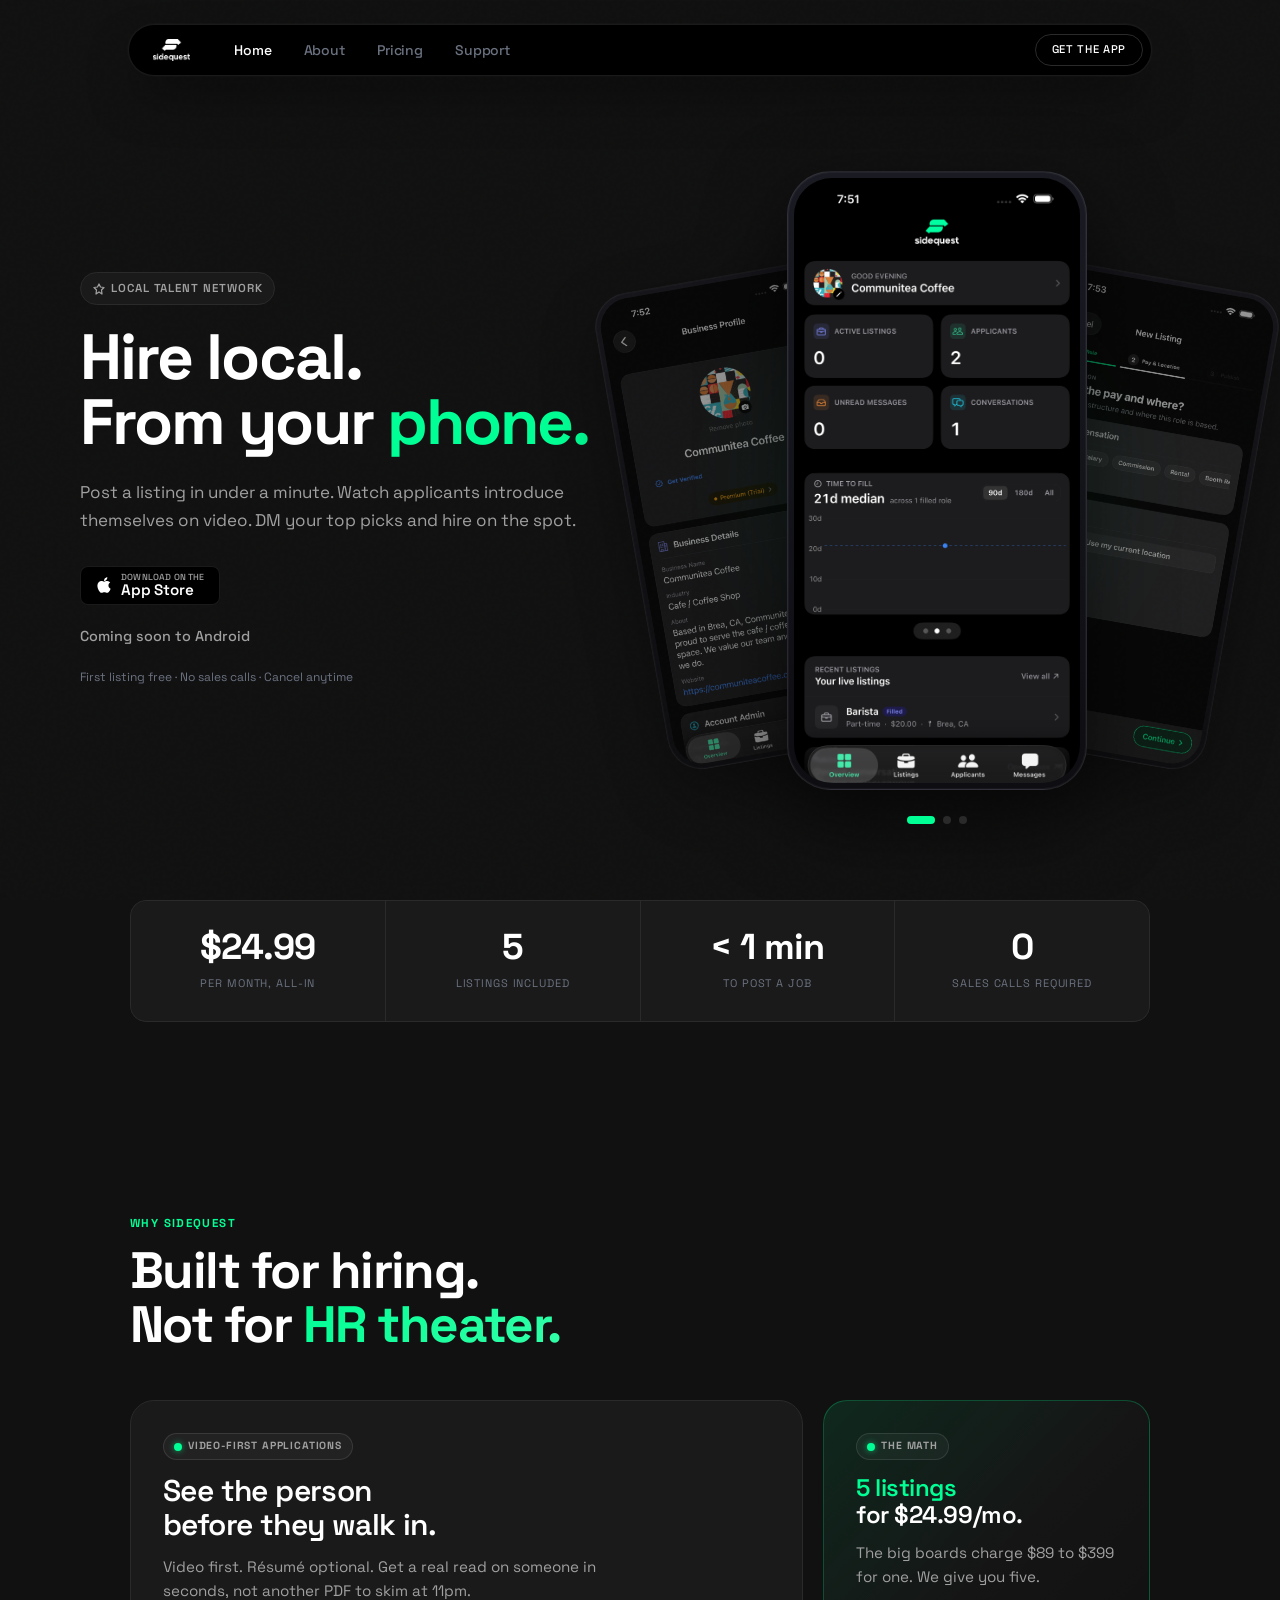
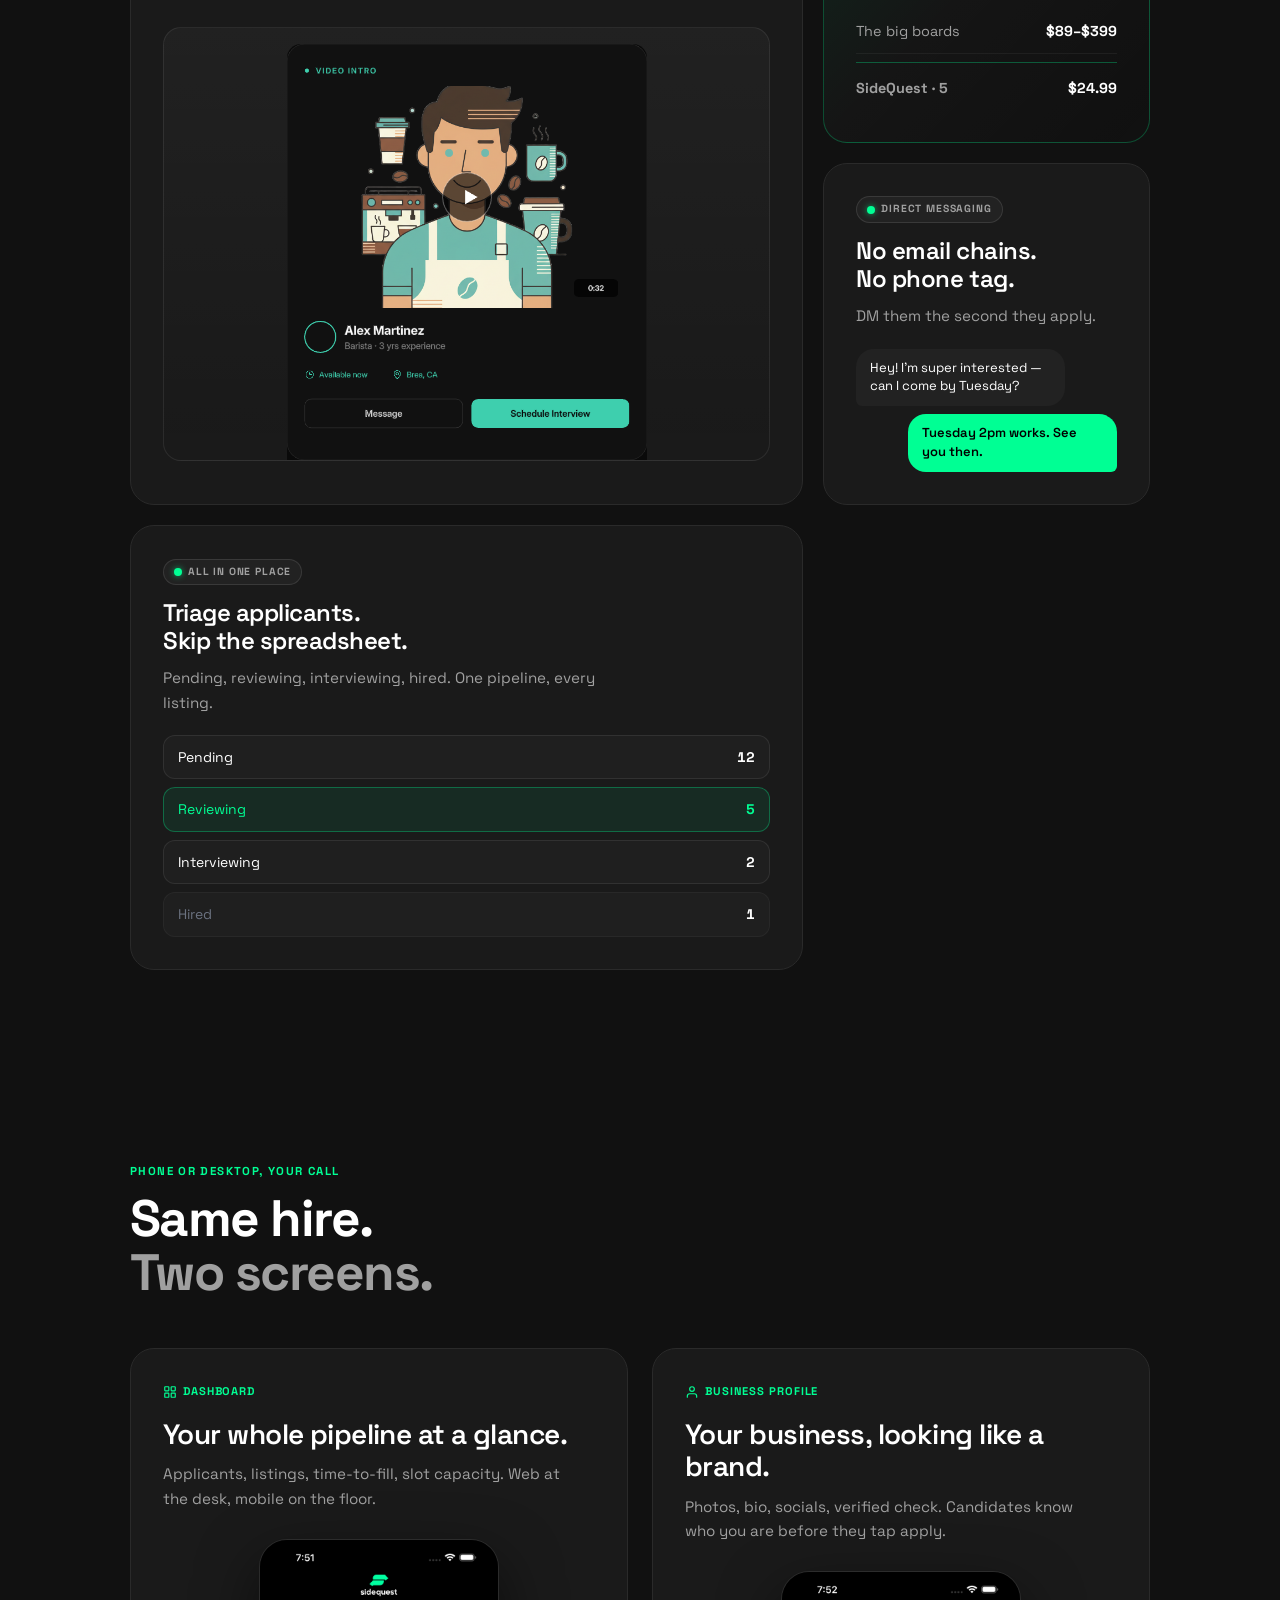
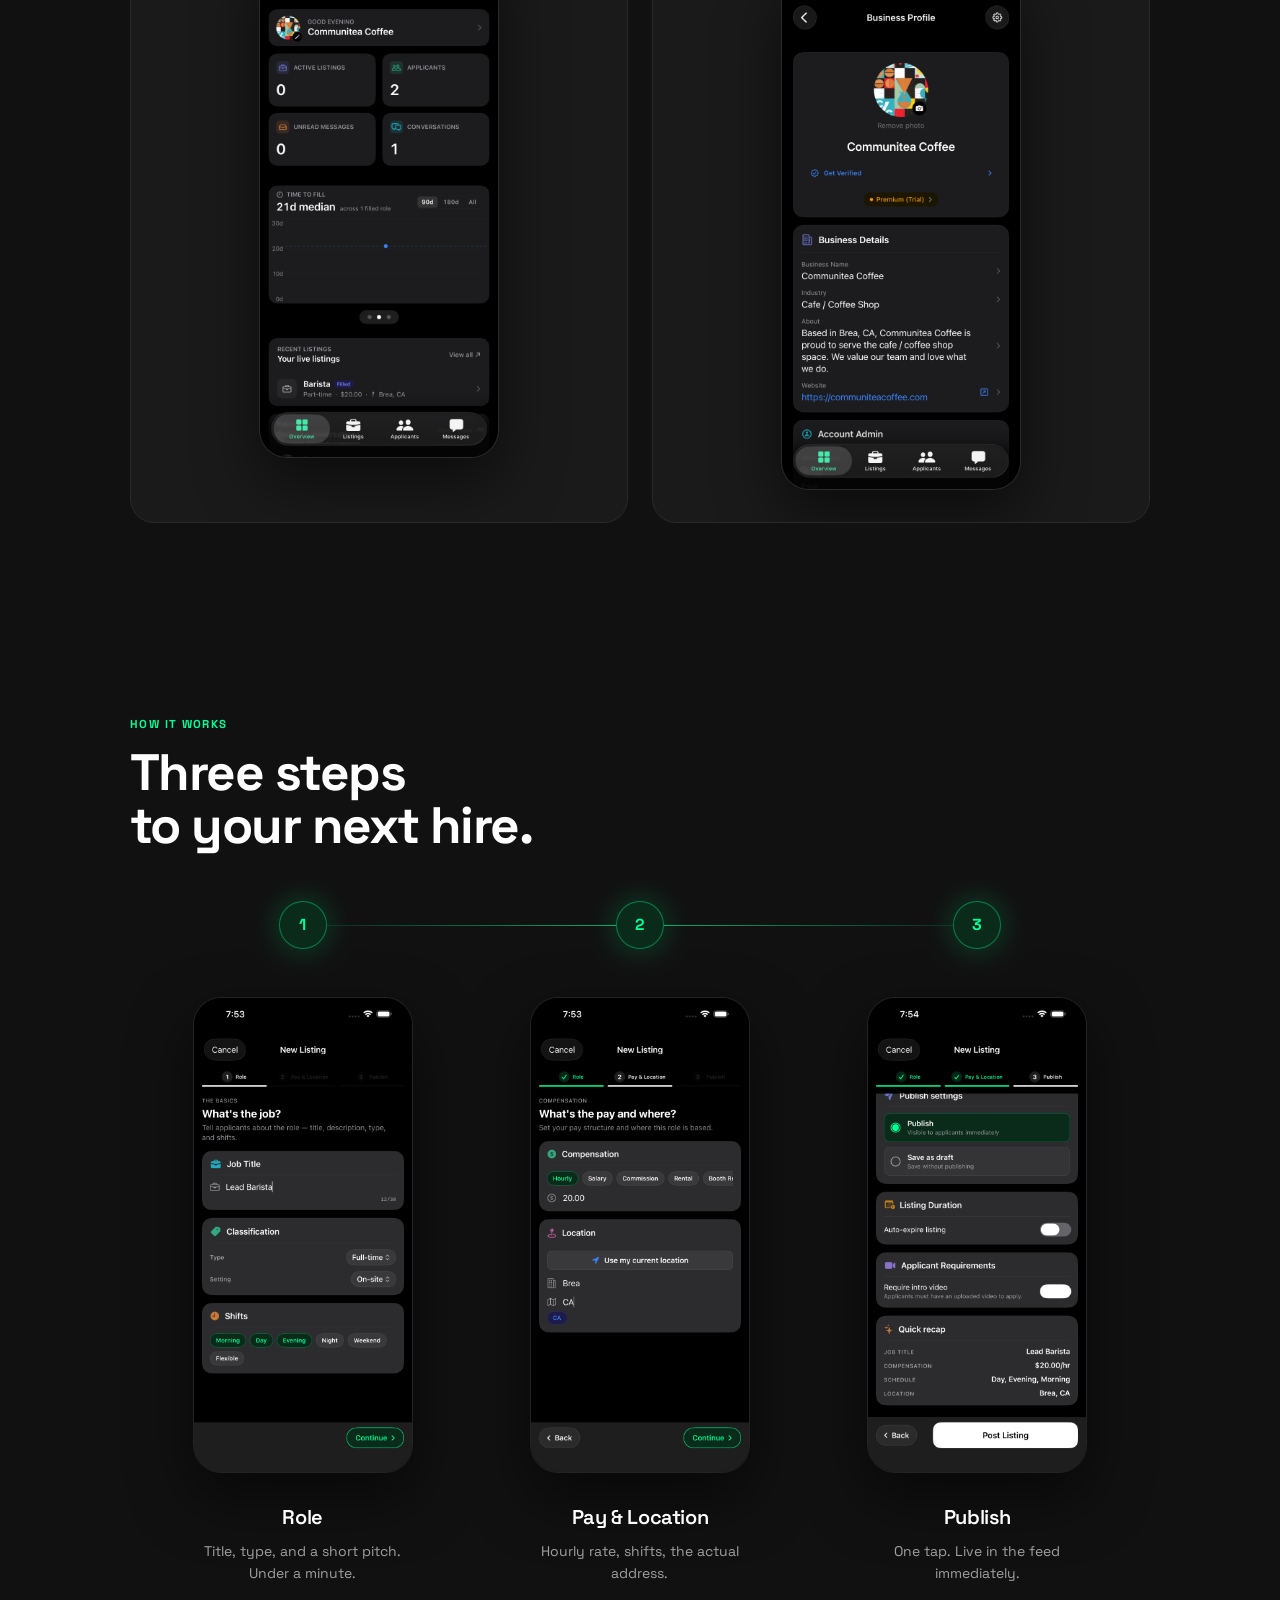
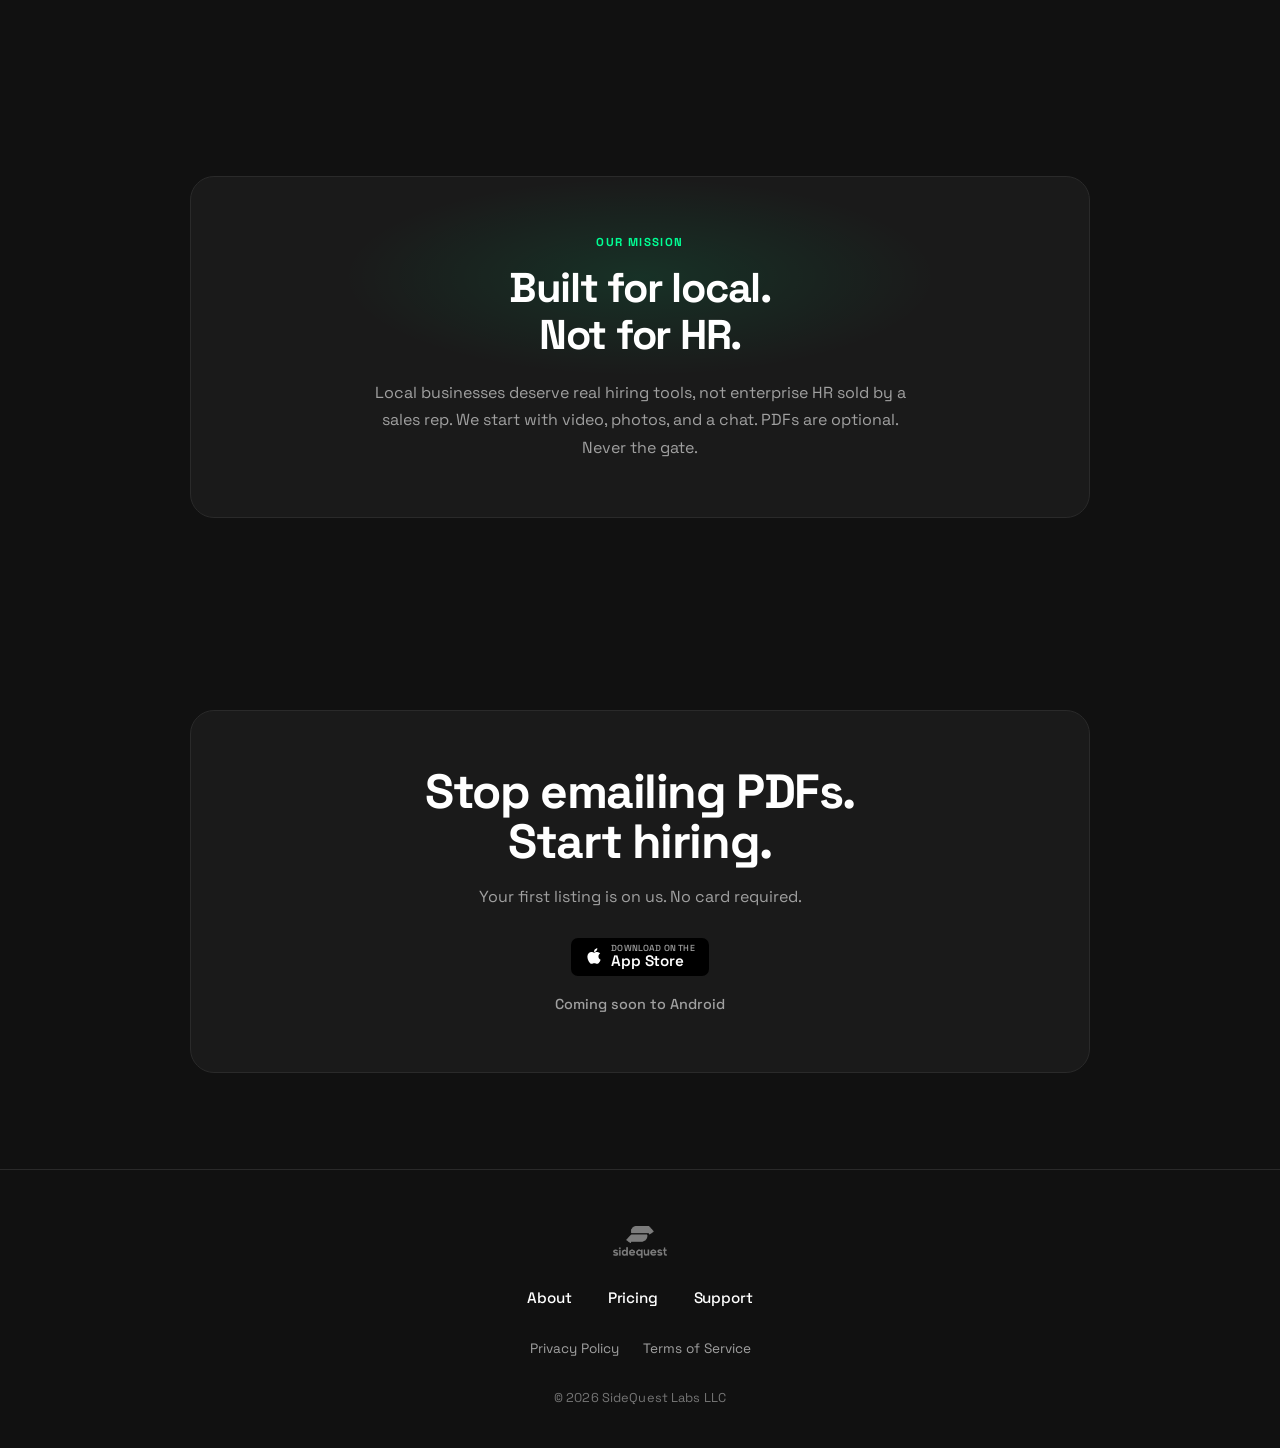
<file: index.html>
<!DOCTYPE html>
<html lang="en">
<head>
  <meta charset="UTF-8" />
  <meta name="viewport" content="width=device-width, initial-scale=1.0" />
  <title>SideQuest — Hire locally. Skip the résumés.</title>
  <meta name="description" content="See a face and a video before they walk in. Post a listing in seconds, message applicants directly, and hire from anywhere on our mobile app.">
  <link rel="stylesheet" href="styles.css" />
  <link href="https://fonts.googleapis.com/css2?family=Space+Grotesk:wght@400;500;600;700&display=swap" rel="stylesheet">
</head>
<body>

  <!-- NAV (pill — mirrors the web-ui `PillNavbar`) -->
  <nav class="lp-nav-pill" aria-label="Primary">
    <div class="lp-nav-pill-left">
      <a href="/" class="lp-nav-pill-logo" aria-label="SideQuest home">
        <img src="assets/logo.png" alt="SideQuest">
      </a>
      <div class="lp-nav-pill-links">
        <a href="/" class="lp-nav-pill-link is-active">Home</a>
        <a href="/about.html" class="lp-nav-pill-link">About</a>
        <a href="/pricing.html" class="lp-nav-pill-link">Pricing</a>
        <a href="/support.html" class="lp-nav-pill-link" data-collapse>Support</a>
      </div>
    </div>
    <a href="https://apps.apple.com/us/app/sidequest-find-local-jobs/id6760982014" target="_blank" rel="noopener" class="lp-nav-pill-cta">Get the App</a>
  </nav>

  <!-- HERO: copy + layered phone stack -->
  <section class="lp-hero">
    <div class="lp-hero-copy reveal">
      <span class="lp-hero-badge">
        <svg width="12" height="12" viewBox="0 0 24 24" fill="none" stroke="currentColor" stroke-width="2.5" stroke-linecap="round" stroke-linejoin="round"><polygon points="12 2 15 8 22 9 17 14 18 22 12 18 6 22 7 14 2 9 9 8 12 2"></polygon></svg>
        Local Talent Network
      </span>
      <h1>Hire local.<br>From your <span class="accent">phone.</span></h1>
      <p class="lp-hero-sub">
        Post a listing in under a minute. Watch applicants introduce
        themselves on video. DM your top picks and hire on the spot.
      </p>
      <div class="lp-hero-actions">
        <a href="https://apps.apple.com/us/app/sidequest-find-local-jobs/id6760982014" target="_blank" rel="noopener" class="app-store-btn pulse-btn">
          <svg class="apple-icon" viewBox="0 0 384 512" fill="currentColor" xmlns="http://www.w3.org/2000/svg">
            <path d="M318.7 268.7c-.2-36.7 16.4-64.4 50-84.8-18.8-26.9-47.2-41.7-84.7-44.6-35.5-2.8-74.3 20.7-88.5 20.7-15 0-49.4-19.7-76.4-19.7C63.3 141.2 4 184.8 4 273.5q0 39.3 14.4 81.2c12.8 36.7 59 126.7 107.2 125.2 25.2-.6 43-17.9 75.8-17.9 31.8 0 48.3 17.9 76.4 17.9 48.6-.7 90.4-82.5 102.6-119.3-65.2-30.7-61.7-90-61.7-91.9zm-56.6-164.2c27.3-32.4 24.8-61.9 24-72.5-24.1 1.4-52 16.4-67.9 34.9-17.5 19.8-27.8 44.3-25.6 71.9 26.1 2 49.9-11.4 69.5-34.3z"/>
          </svg>
          <div class="app-store-text">
            <span class="download-text">Download on the</span>
            <span class="store-name">App Store</span>
          </div>
        </a>
        <span class="android-coming">Coming soon to Android</span>
        <p class="lp-hero-fineprint">First listing free · No sales calls · Cancel anytime</p>
      </div>
    </div>

    <div class="lp-hero-stack reveal" id="heroStack">
      <div class="lp-hero-glow" aria-hidden="true"></div>

      <!-- Order matters: data-slot attributes are set by JS on init; the
           default-front phone (dashboard) starts in slot="front". -->
      <button class="lp-phone" type="button" data-id="dashboard" data-slot="front" aria-label="Business dashboard — currently in front" aria-pressed="true">
        <div class="lp-phone-float">
          <div class="lp-phone-frame">
            <div class="lp-phone-screen">
              <img src="screenshots/Dashboard_view.png" alt="Business dashboard">
              <div class="lp-phone-island" aria-hidden="true"></div>
            </div>
          </div>
        </div>
      </button>

      <button class="lp-phone" type="button" data-id="profile" data-slot="left" aria-label="Bring Business profile to the front" aria-pressed="false">
        <div class="lp-phone-float">
          <div class="lp-phone-frame">
            <div class="lp-phone-screen">
              <img src="screenshots/profile_view.png" alt="Business profile">
              <div class="lp-phone-island" aria-hidden="true"></div>
            </div>
          </div>
        </div>
      </button>

      <button class="lp-phone" type="button" data-id="listing" data-slot="right" aria-label="Bring Creating a job listing to the front" aria-pressed="false">
        <div class="lp-phone-float">
          <div class="lp-phone-frame">
            <div class="lp-phone-screen">
              <img src="screenshots/new_listing_step2.png" alt="Creating a job listing">
              <div class="lp-phone-island" aria-hidden="true"></div>
            </div>
          </div>
        </div>
      </button>

      <!-- Pagination dots: the affordance for switching. iOS-style pill
           dots — active dot elongates and goes mint; inactive dots stay
           neutral. Self-explanatory, no text label needed. -->
      <div class="lp-hero-dots" role="tablist" aria-label="Switch hero screen" id="heroDots">
        <button type="button" class="lp-hero-dot is-active" role="tab" aria-selected="true"  data-target="dashboard" aria-label="Show business dashboard"></button>
        <button type="button" class="lp-hero-dot"           role="tab" aria-selected="false" data-target="profile"   aria-label="Show business profile"></button>
        <button type="button" class="lp-hero-dot"           role="tab" aria-selected="false" data-target="listing"   aria-label="Show creating a job listing"></button>
      </div>
    </div>
  </section>

  <!-- STAT STRIP -->
  <section class="lp-section" style="padding-top: 20px;">
    <div class="lp-stat-strip reveal">
      <div class="lp-stat"><div class="lp-stat-value">$24.99</div><div class="lp-stat-label">Per month, all-in</div></div>
      <div class="lp-stat"><div class="lp-stat-value">5</div><div class="lp-stat-label">Listings included</div></div>
      <div class="lp-stat"><div class="lp-stat-value">&lt; 1 min</div><div class="lp-stat-label">To post a job</div></div>
      <div class="lp-stat"><div class="lp-stat-value">0</div><div class="lp-stat-label">Sales calls required</div></div>
    </div>
  </section>

  <!-- BENTO FEATURES -->
  <section class="lp-section">
    <span class="lp-eyebrow reveal">Why SideQuest</span>
    <h2 class="lp-section-title reveal">Built for hiring.<br>Not for <span class="accent">HR theater.</span></h2>

    <div class="lp-bento">
      <!-- Card A — Video-first (wide) -->
      <article class="lp-bento-card lp-bento-card--wide reveal">
        <span class="lp-card-eyebrow"><span class="icon-dot"></span>Video-first applications</span>
        <h3>See the person<br>before they walk in.</h3>
        <p>Video first. R&eacute;sum&eacute; optional. Get a real read on someone in seconds, not another PDF to skim at 11pm.</p>
        <div class="lp-bento-art">
          <img src="screenshots/vide_intro_card.png" alt="Applicant intro video card">
        </div>
      </article>

      <!-- Card B — Pricing math (accent) -->
      <article class="lp-bento-card lp-bento-card--accent reveal">
        <span class="lp-card-eyebrow"><span class="icon-dot"></span>The math</span>
        <h3><span class="accent">5 listings</span><br>for $24.99/mo.</h3>
        <p>The big boards charge $89 to $399 for one. We give you five.</p>
        <div class="lp-pricing-rows">
          <div class="row"><span>The big boards</span><span>$89&ndash;$399</span></div>
          <div class="row row--us"><span>SideQuest &middot; 5</span><span>$24.99</span></div>
        </div>
      </article>

      <!-- Card C — Direct messaging -->
      <article class="lp-bento-card reveal">
        <span class="lp-card-eyebrow"><span class="icon-dot"></span>Direct messaging</span>
        <h3>No email chains.<br>No phone tag.</h3>
        <p>DM them the second they apply.</p>
        <div class="lp-msg-preview">
          <div class="lp-msg-bubble lp-msg-bubble--in">Hey! I&rsquo;m super interested &mdash; can I come by Tuesday?</div>
          <div class="lp-msg-bubble lp-msg-bubble--out">Tuesday 2pm works. See you then.</div>
        </div>
      </article>

      <!-- Card D — All in one (row) -->
      <article class="lp-bento-card lp-bento-card--row reveal">
        <span class="lp-card-eyebrow"><span class="icon-dot"></span>All in one place</span>
        <h3>Triage applicants.<br>Skip the spreadsheet.</h3>
        <p>Pending, reviewing, interviewing, hired. One pipeline, every listing.</p>
        <div class="lp-status-list" style="margin-top:20px;">
          <div class="lp-status-row"><span>Pending</span><strong>12</strong></div>
          <div class="lp-status-row lp-status-row--highlight"><span>Reviewing</span><strong>5</strong></div>
          <div class="lp-status-row"><span>Interviewing</span><strong>2</strong></div>
          <div class="lp-status-row lp-status-row--muted"><span>Hired</span><strong>1</strong></div>
        </div>
      </article>
    </div>
  </section>

  <!-- SHOWCASE: Dashboard + Profile -->
  <section class="lp-section">
    <span class="lp-eyebrow reveal">Phone or desktop, your call</span>
    <h2 class="lp-section-title reveal">Same hire.<br><span style="color: var(--text-muted)">Two screens.</span></h2>

    <div class="lp-showcase">
      <article class="lp-showcase-card reveal">
        <span class="lp-showcase-eyebrow">
          <svg width="14" height="14" viewBox="0 0 24 24" fill="none" stroke="currentColor" stroke-width="2" stroke-linecap="round" stroke-linejoin="round"><rect x="3" y="3" width="7" height="7" rx="1"></rect><rect x="14" y="3" width="7" height="7" rx="1"></rect><rect x="3" y="14" width="7" height="7" rx="1"></rect><rect x="14" y="14" width="7" height="7" rx="1"></rect></svg>
          Dashboard
        </span>
        <h3>Your whole pipeline at a glance.</h3>
        <p>Applicants, listings, time-to-fill, slot capacity. Web at the desk, mobile on the floor.</p>
        <div class="lp-showcase-shot">
          <img src="screenshots/Dashboard_view.png" alt="Business dashboard screenshot">
        </div>
      </article>

      <article class="lp-showcase-card reveal">
        <span class="lp-showcase-eyebrow">
          <svg width="14" height="14" viewBox="0 0 24 24" fill="none" stroke="currentColor" stroke-width="2" stroke-linecap="round" stroke-linejoin="round"><path d="M20 21v-2a4 4 0 0 0-4-4H8a4 4 0 0 0-4 4v2"></path><circle cx="12" cy="7" r="4"></circle></svg>
          Business Profile
        </span>
        <h3>Your business, looking like a brand.</h3>
        <p>Photos, bio, socials, verified check. Candidates know who you are before they tap apply.</p>
        <div class="lp-showcase-shot">
          <img src="screenshots/profile_view.png" alt="Business profile screenshot">
        </div>
      </article>
    </div>
  </section>

  <!-- HOW IT WORKS: 3-step flow with gradient line + badges -->
  <section class="lp-section">
    <span class="lp-eyebrow reveal">How it works</span>
    <h2 class="lp-section-title reveal">Three steps<br>to your next hire.</h2>

    <div class="lp-stepflow reveal">
      <div class="lp-stepflow-line" aria-hidden="true"></div>
      <div class="lp-stepflow-grid">
        <div class="lp-step">
          <div class="lp-step-badge">1</div>
          <img class="lp-step-phone" src="screenshots/new_listing_step1.png" alt="Choose a role">
          <h3>Role</h3>
          <p>Title, type, and a short pitch. Under a minute.</p>
        </div>
        <div class="lp-step">
          <div class="lp-step-badge">2</div>
          <img class="lp-step-phone" src="screenshots/new_listing_step2.png" alt="Set pay and location">
          <h3>Pay &amp; Location</h3>
          <p>Hourly rate, shifts, the actual address.</p>
        </div>
        <div class="lp-step">
          <div class="lp-step-badge">3</div>
          <img class="lp-step-phone" src="screenshots/new_listing_step3.png" alt="Publish the listing">
          <h3>Publish</h3>
          <p>One tap. Live in the feed immediately.</p>
        </div>
      </div>
    </div>
  </section>

  <!-- MISSION -->
  <section class="lp-section">
    <div class="lp-mission reveal">
      <span class="lp-eyebrow">Our mission</span>
      <h2>Built for local.<br>Not for HR.</h2>
      <p>Local businesses deserve real hiring tools, not enterprise HR sold by a sales rep. We start with video, photos, and a chat. PDFs are optional. Never the gate.</p>
    </div>
  </section>

  <!-- FINAL CTA — App Store only, no signup -->
  <section class="lp-section">
    <div class="lp-final-cta reveal">
      <h2>Stop emailing PDFs.<br>Start hiring.</h2>
      <p>Your first listing is on us. No card required.</p>
      <div class="store-pills">
        <a href="https://apps.apple.com/us/app/sidequest-find-local-jobs/id6760982014" target="_blank" rel="noopener" class="app-store-btn pulse-btn">
          <svg class="apple-icon" viewBox="0 0 384 512" fill="currentColor" xmlns="http://www.w3.org/2000/svg">
            <path d="M318.7 268.7c-.2-36.7 16.4-64.4 50-84.8-18.8-26.9-47.2-41.7-84.7-44.6-35.5-2.8-74.3 20.7-88.5 20.7-15 0-49.4-19.7-76.4-19.7C63.3 141.2 4 184.8 4 273.5q0 39.3 14.4 81.2c12.8 36.7 59 126.7 107.2 125.2 25.2-.6 43-17.9 75.8-17.9 31.8 0 48.3 17.9 76.4 17.9 48.6-.7 90.4-82.5 102.6-119.3-65.2-30.7-61.7-90-61.7-91.9zm-56.6-164.2c27.3-32.4 24.8-61.9 24-72.5-24.1 1.4-52 16.4-67.9 34.9-17.5 19.8-27.8 44.3-25.6 71.9 26.1 2 49.9-11.4 69.5-34.3z"/>
          </svg>
          <div class="app-store-text">
            <span class="download-text">Download on the</span>
            <span class="store-name">App Store</span>
          </div>
        </a>
      </div>
      <p class="android-coming" style="margin-top: 16px;">Coming soon to Android</p>
    </div>
  </section>

  <!-- FOOTER -->
  <footer class="footer">
    <img src="assets/logo.png" alt="SideQuest" class="footer-logo">
    <div class="footer-nav">
      <a href="/about.html">About</a>
      <a href="/pricing.html">Pricing</a>
      <a href="/support.html">Support</a>
    </div>
    <div class="footer-legal">
      <a href="/privacy.html">Privacy Policy</a>
      <a href="/terms.html">Terms of Service</a>
    </div>
    <p class="footer-copyright">&copy; 2026 SideQuest Labs LLC</p>
  </footer>

  <script>
    document.documentElement.classList.add('js');

    // Reveal on scroll
    const revealObserver = new IntersectionObserver((entries) => {
      entries.forEach(entry => {
        if (entry.isIntersecting) entry.target.classList.add('visible');
      });
    }, { threshold: 0.1 });
    document.querySelectorAll('.reveal').forEach(el => revealObserver.observe(el));

    // Hero phone-stack: click a back phone OR a pagination dot to bring
    // the matching screen to the front. Mirrors the React `PhoneStack`
    // component in web/src/components/landing.
    (function initPhoneStack() {
      const stack = document.getElementById('heroStack');
      if (!stack) return;
      const dotsRoot = document.getElementById('heroDots');
      const phones = Array.from(stack.querySelectorAll('.lp-phone'));
      const dots = dotsRoot ? Array.from(dotsRoot.querySelectorAll('.lp-hero-dot')) : [];
      // order[0] = front, [1] = left, [2] = right
      let order = phones.map(p => p.dataset.id);

      function labelFor(id) {
        return id === 'dashboard' ? 'Business dashboard'
             : id === 'profile'   ? 'Business profile'
             : 'Creating a job listing';
      }

      function applyOrder() {
        const [front, left, right] = order;
        phones.forEach(p => {
          const id = p.dataset.id;
          const slot = id === front ? 'front' : id === left ? 'left' : 'right';
          p.dataset.slot = slot;
          p.setAttribute('aria-pressed', slot === 'front' ? 'true' : 'false');
          p.setAttribute('aria-label', slot === 'front'
            ? `${labelFor(id)} — currently in front`
            : `Bring ${labelFor(id)} to the front`);
        });
        dots.forEach(d => {
          const isActive = d.dataset.target === front;
          d.classList.toggle('is-active', isActive);
          d.setAttribute('aria-selected', isActive ? 'true' : 'false');
        });
      }

      function bringToFront(id) {
        const idx = order.indexOf(id);
        if (idx <= 0) return; // already front
        const next = order.slice();
        [next[0], next[idx]] = [next[idx], next[0]];
        order = next;
        applyOrder();
      }

      phones.forEach(p => {
        p.addEventListener('click', () => bringToFront(p.dataset.id));
      });
      dots.forEach(d => {
        d.addEventListener('click', () => bringToFront(d.dataset.target));
      });
    })();
  </script>
</body>
</html>
</file>
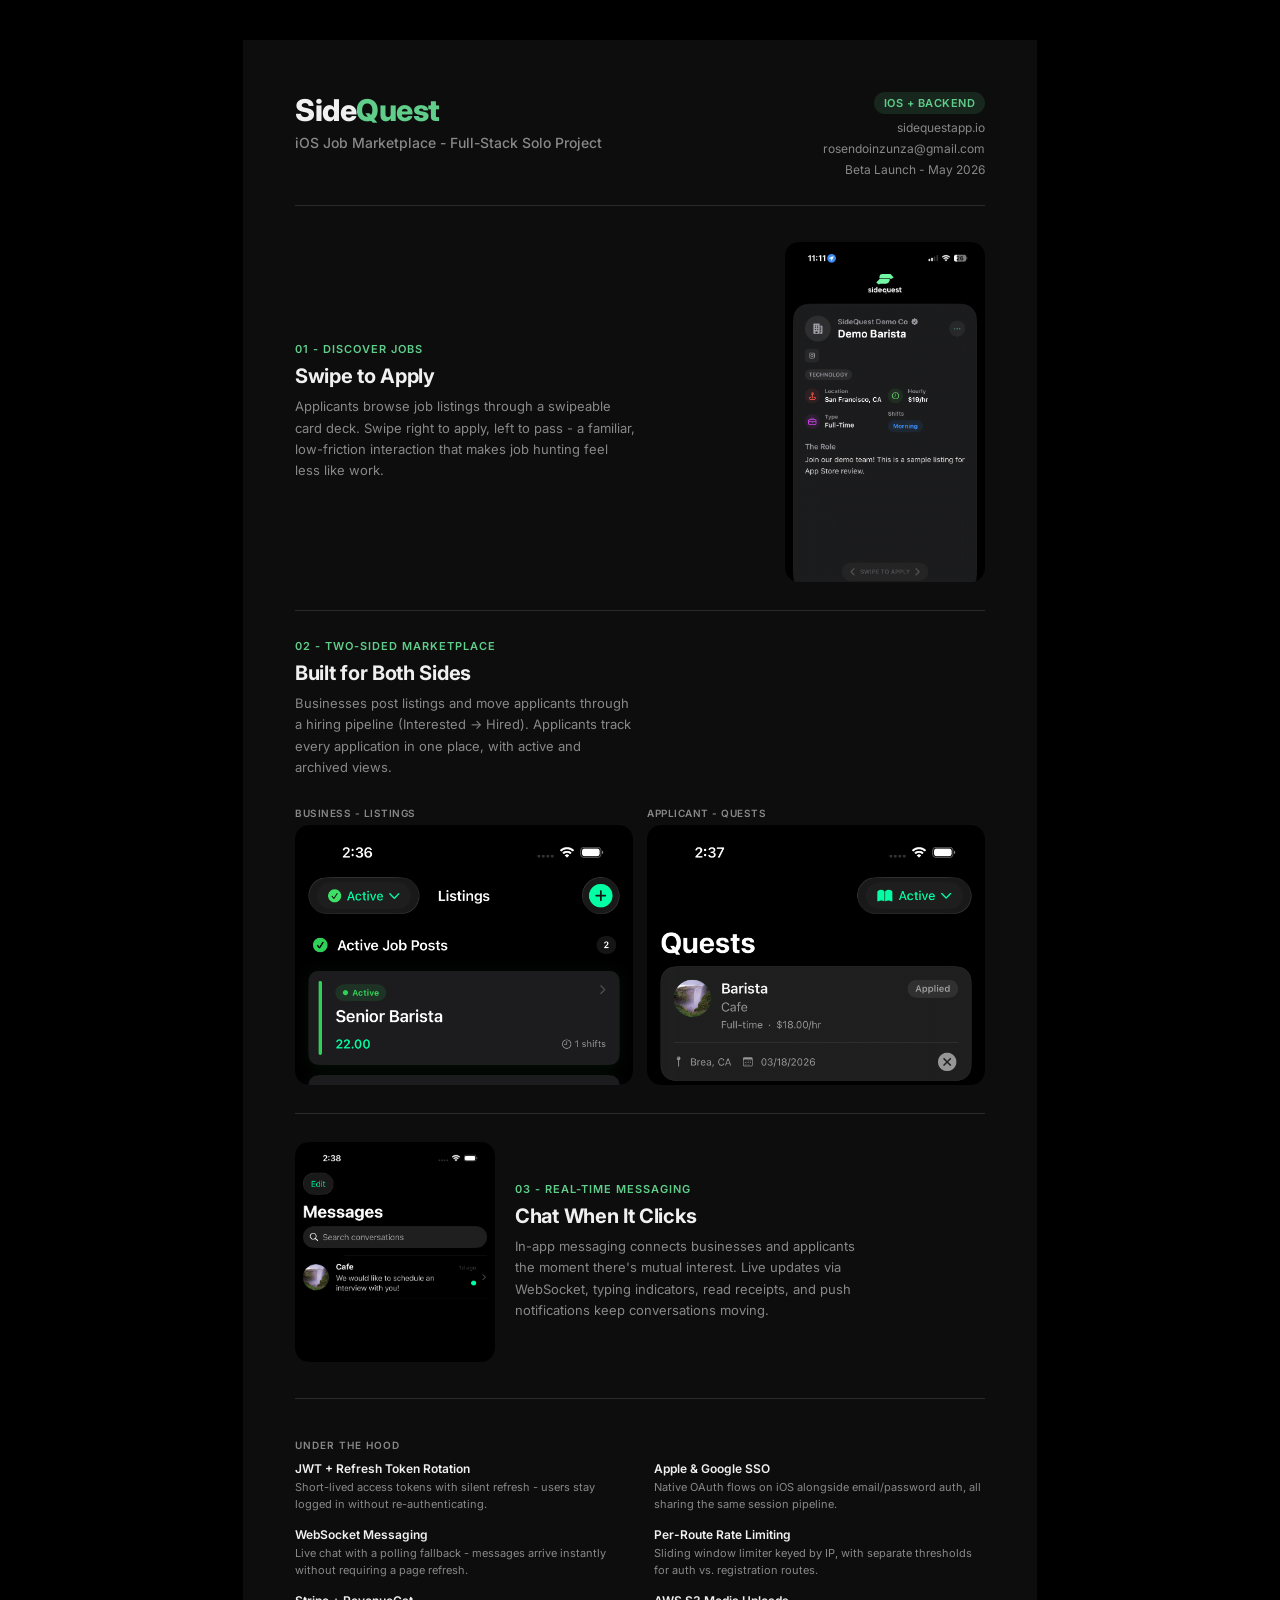
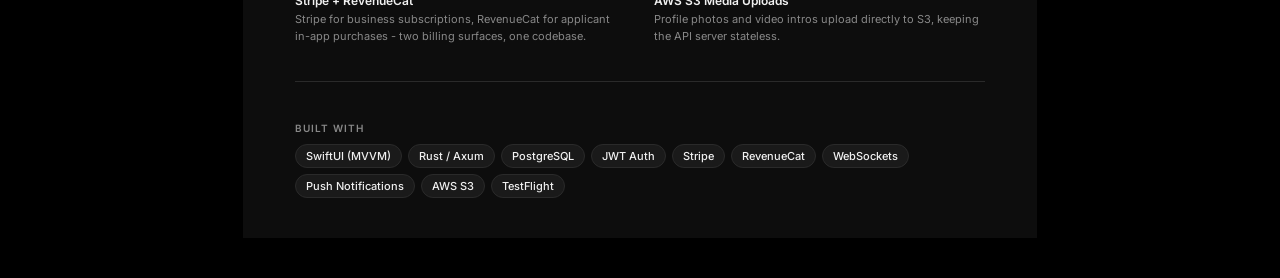
<file: portfolio/index.html>
<!DOCTYPE html>
<html lang="en">
<head>
  <meta charset="UTF-8" />
  <meta name="viewport" content="width=device-width, initial-scale=1.0" />
  <title>SideQuest - Portfolio</title>
  <link rel="preconnect" href="https://fonts.googleapis.com" />
  <link rel="preconnect" href="https://fonts.gstatic.com" crossorigin />
  <link href="https://fonts.googleapis.com/css2?family=Inter:wght@400;500;600;700;800&display=swap" rel="stylesheet" />
  <style>
    :root {
      --accent: #60CD8B;
      --accent-light: #60CD8B22;
      --bg: #0d0d0d;
      --surface: #1a1a1a;
      --border: #2a2a2a;
      --text: #f0f0f0;
      --muted: #888;
      --radius: 14px;
    }

    * {
      margin: 0;
      padding: 0;
      box-sizing: border-box;
    }

    body {
      font-family: 'Inter', system-ui, sans-serif;
      background: #000;
      color: var(--text);
      -webkit-font-smoothing: antialiased;
    }

    /* ── Page container - A4 proportions ── */
    .page {
      width: 794px;
      min-height: 1123px;
      background: var(--bg);
      margin: 40px auto;
      padding: 52px 52px 40px;
      display: flex;
      flex-direction: column;
      gap: 36px;
      box-shadow: 0 4px 40px rgba(0,0,0,0.12);
    }

    /* ── Header ── */
    .header {
      display: flex;
      align-items: flex-start;
      justify-content: space-between;
      padding-bottom: 28px;
      border-bottom: 1px solid var(--border);
    }

    .header-left {
      display: flex;
      flex-direction: column;
      gap: 6px;
    }

    .app-name {
      font-size: 30px;
      font-weight: 800;
      letter-spacing: -0.5px;
      color: var(--text);
    }

    .app-name span {
      color: var(--accent);
    }

    .tagline {
      font-size: 14px;
      color: var(--muted);
      font-weight: 500;
    }

    .header-right {
      display: flex;
      flex-direction: column;
      align-items: flex-end;
      gap: 6px;
    }

    .role-badge {
      font-size: 11px;
      font-weight: 600;
      letter-spacing: 0.5px;
      text-transform: uppercase;
      color: var(--accent);
      background: var(--accent-light);
      padding: 4px 10px;
      border-radius: 20px;
    }

    .header-right p {
      font-size: 12px;
      color: var(--muted);
    }

    /* ── Sections ── */
    .sections {
      display: flex;
      flex-direction: column;
      gap: 28px;
      flex: 1;
    }

    .section {
      display: grid;
      gap: 20px;
      align-items: center;
    }

    .section.layout-full {
      grid-template-columns: 1fr 200px;
    }

    .section.layout-split {
      grid-template-columns: 1fr 1fr;
    }

    .section.layout-chat {
      grid-template-columns: 200px 1fr;
    }

    .section-text {
      display: flex;
      flex-direction: column;
      gap: 8px;
    }

    .section-number {
      font-size: 11px;
      font-weight: 600;
      letter-spacing: 1px;
      text-transform: uppercase;
      color: var(--accent);
    }

    .section-title {
      font-size: 20px;
      font-weight: 700;
      letter-spacing: -0.3px;
      color: var(--text);
    }

    .section-desc {
      font-size: 13px;
      line-height: 1.65;
      color: var(--muted);
      max-width: 340px;
    }

    /* ── Screenshots ── */
    .screenshot {
      border-radius: var(--radius);
      overflow: hidden;
      display: flex;
      align-items: center;
      justify-content: center;
      background: var(--surface);
    }

    .screenshot.tall  { height: 340px; }
    .screenshot.medium { height: 260px; }
    .screenshot.short  { height: 220px; }

    .screenshot img {
      width: 100%;
      height: 100%;
      object-fit: cover;
      object-position: top;
      display: block;
    }

    /* Two-up layout for section 2 */
    .two-up {
      display: grid;
      grid-template-columns: 1fr 1fr;
      gap: 14px;
    }

    .two-up-label {
      font-size: 10px;
      font-weight: 600;
      letter-spacing: 0.5px;
      text-transform: uppercase;
      color: var(--muted);
      margin-bottom: 6px;
    }

    /* ── Divider ── */
    .divider {
      height: 1px;
      background: var(--border);
    }

    /* ── Under the Hood ── */
    .hood {
      padding-top: 4px;
    }

    .hood-grid {
      display: grid;
      grid-template-columns: 1fr 1fr;
      gap: 14px 28px;
      margin-top: 2px;
    }

    .hood-item {
      display: flex;
      flex-direction: column;
      gap: 3px;
    }

    .hood-title {
      font-size: 12px;
      font-weight: 600;
      color: var(--text);
    }

    .hood-desc {
      font-size: 11px;
      line-height: 1.55;
      color: var(--muted);
    }

    /* ── Tech stack footer ── */
    .stack {
      padding-top: 4px;
    }

    .stack-label {
      font-size: 10px;
      font-weight: 600;
      letter-spacing: 1px;
      text-transform: uppercase;
      color: var(--muted);
      margin-bottom: 10px;
    }

    .stack-chips {
      display: flex;
      flex-wrap: wrap;
      gap: 6px;
    }

    .chip {
      font-size: 11px;
      font-weight: 500;
      color: var(--text);
      background: var(--surface);
      border: 1px solid var(--border);
      padding: 4px 10px;
      border-radius: 20px;
    }

    /* ── Print ── */
    @media print {
      body { background: #000; }
      .page {
        margin: 0;
        box-shadow: none;
        width: 100%;
        padding: 36px 44px;
      }
    }
  </style>
</head>
<body>
  <div class="page">

    <!-- Header -->
    <div class="header">
      <div class="header-left">
        <div class="app-name">Side<span>Quest</span></div>
        <div class="tagline">iOS Job Marketplace - Full-Stack Solo Project</div>
      </div>
      <div class="header-right">
        <div class="role-badge">iOS + Backend</div>
        <p>sidequestapp.io</p>
        <p>rosendoinzunza@gmail.com</p>
        <p>Beta Launch - May 2026</p>
      </div>
    </div>

    <div class="sections">

      <!-- Section 1: Discover Jobs -->
      <div class="section layout-full">
        <div class="section-text">
          <div class="section-number">01 - Discover Jobs</div>
          <div class="section-title">Swipe to Apply</div>
          <div class="section-desc">
            Applicants browse job listings through a swipeable card deck.
            Swipe right to apply, left to pass - a familiar, low-friction
            interaction that makes job hunting feel less like work.
          </div>
        </div>
        <div class="screenshot tall">
          <img src="/screenshots/Applicant_feed_view.png" alt="Applicant feed view" />
        </div>
      </div>

      <div class="divider"></div>

      <!-- Section 2: Two-Sided Marketplace -->
      <div class="section-text">
        <div class="section-number">02 - Two-Sided Marketplace</div>
        <div class="section-title">Built for Both Sides</div>
        <div class="section-desc">
          Businesses post listings and move applicants through a hiring pipeline
          (Interested → Hired). Applicants track every application in one place,
          with active and archived views.
        </div>
      </div>
      <div class="two-up">
        <div>
          <div class="two-up-label">Business - Listings</div>
          <div class="screenshot medium">
            <img src="/screenshots/biz_listings.view.png" alt="Business listings view" />
          </div>
        </div>
        <div>
          <div class="two-up-label">Applicant - Quests</div>
          <div class="screenshot medium">
            <img src="/screenshots/applicant_quests_view.png" alt="Applicant quests view" />
          </div>
        </div>
      </div>

      <div class="divider"></div>

      <!-- Section 3: Messaging -->
      <div class="section layout-chat">
        <div class="screenshot short">
          <img src="/screenshots/conversation_view.png" alt="Conversation view" />
        </div>
        <div class="section-text">
          <div class="section-number">03 - Real-Time Messaging</div>
          <div class="section-title">Chat When It Clicks</div>
          <div class="section-desc">
            In-app messaging connects businesses and applicants the moment
            there's mutual interest. Live updates via WebSocket, typing
            indicators, read receipts, and push notifications keep
            conversations moving.
          </div>
        </div>
      </div>

    </div>

    <!-- Under the Hood -->
    <div class="divider"></div>
    <div class="hood">
      <div class="stack-label">Under the Hood</div>
      <div class="hood-grid">
        <div class="hood-item">
          <div class="hood-title">JWT + Refresh Token Rotation</div>
          <div class="hood-desc">Short-lived access tokens with silent refresh - users stay logged in without re-authenticating.</div>
        </div>
        <div class="hood-item">
          <div class="hood-title">Apple &amp; Google SSO</div>
          <div class="hood-desc">Native OAuth flows on iOS alongside email/password auth, all sharing the same session pipeline.</div>
        </div>
        <div class="hood-item">
          <div class="hood-title">WebSocket Messaging</div>
          <div class="hood-desc">Live chat with a polling fallback - messages arrive instantly without requiring a page refresh.</div>
        </div>
        <div class="hood-item">
          <div class="hood-title">Per-Route Rate Limiting</div>
          <div class="hood-desc">Sliding window limiter keyed by IP, with separate thresholds for auth vs. registration routes.</div>
        </div>
        <div class="hood-item">
          <div class="hood-title">Stripe + RevenueCat</div>
          <div class="hood-desc">Stripe for business subscriptions, RevenueCat for applicant in-app purchases - two billing surfaces, one codebase.</div>
        </div>
        <div class="hood-item">
          <div class="hood-title">AWS S3 Media Uploads</div>
          <div class="hood-desc">Profile photos and video intros upload directly to S3, keeping the API server stateless.</div>
        </div>
      </div>
    </div>

    <!-- Tech Stack -->
    <div class="divider"></div>
    <div class="stack">
      <div class="stack-label">Built with</div>
      <div class="stack-chips">
        <span class="chip">SwiftUI (MVVM)</span>
        <span class="chip">Rust / Axum</span>
        <span class="chip">PostgreSQL</span>
        <span class="chip">JWT Auth</span>
        <span class="chip">Stripe</span>
        <span class="chip">RevenueCat</span>
        <span class="chip">WebSockets</span>
        <span class="chip">Push Notifications</span>
        <span class="chip">AWS S3</span>
        <span class="chip">TestFlight</span>
      </div>
    </div>

  </div>
</body>
</html>
</file>
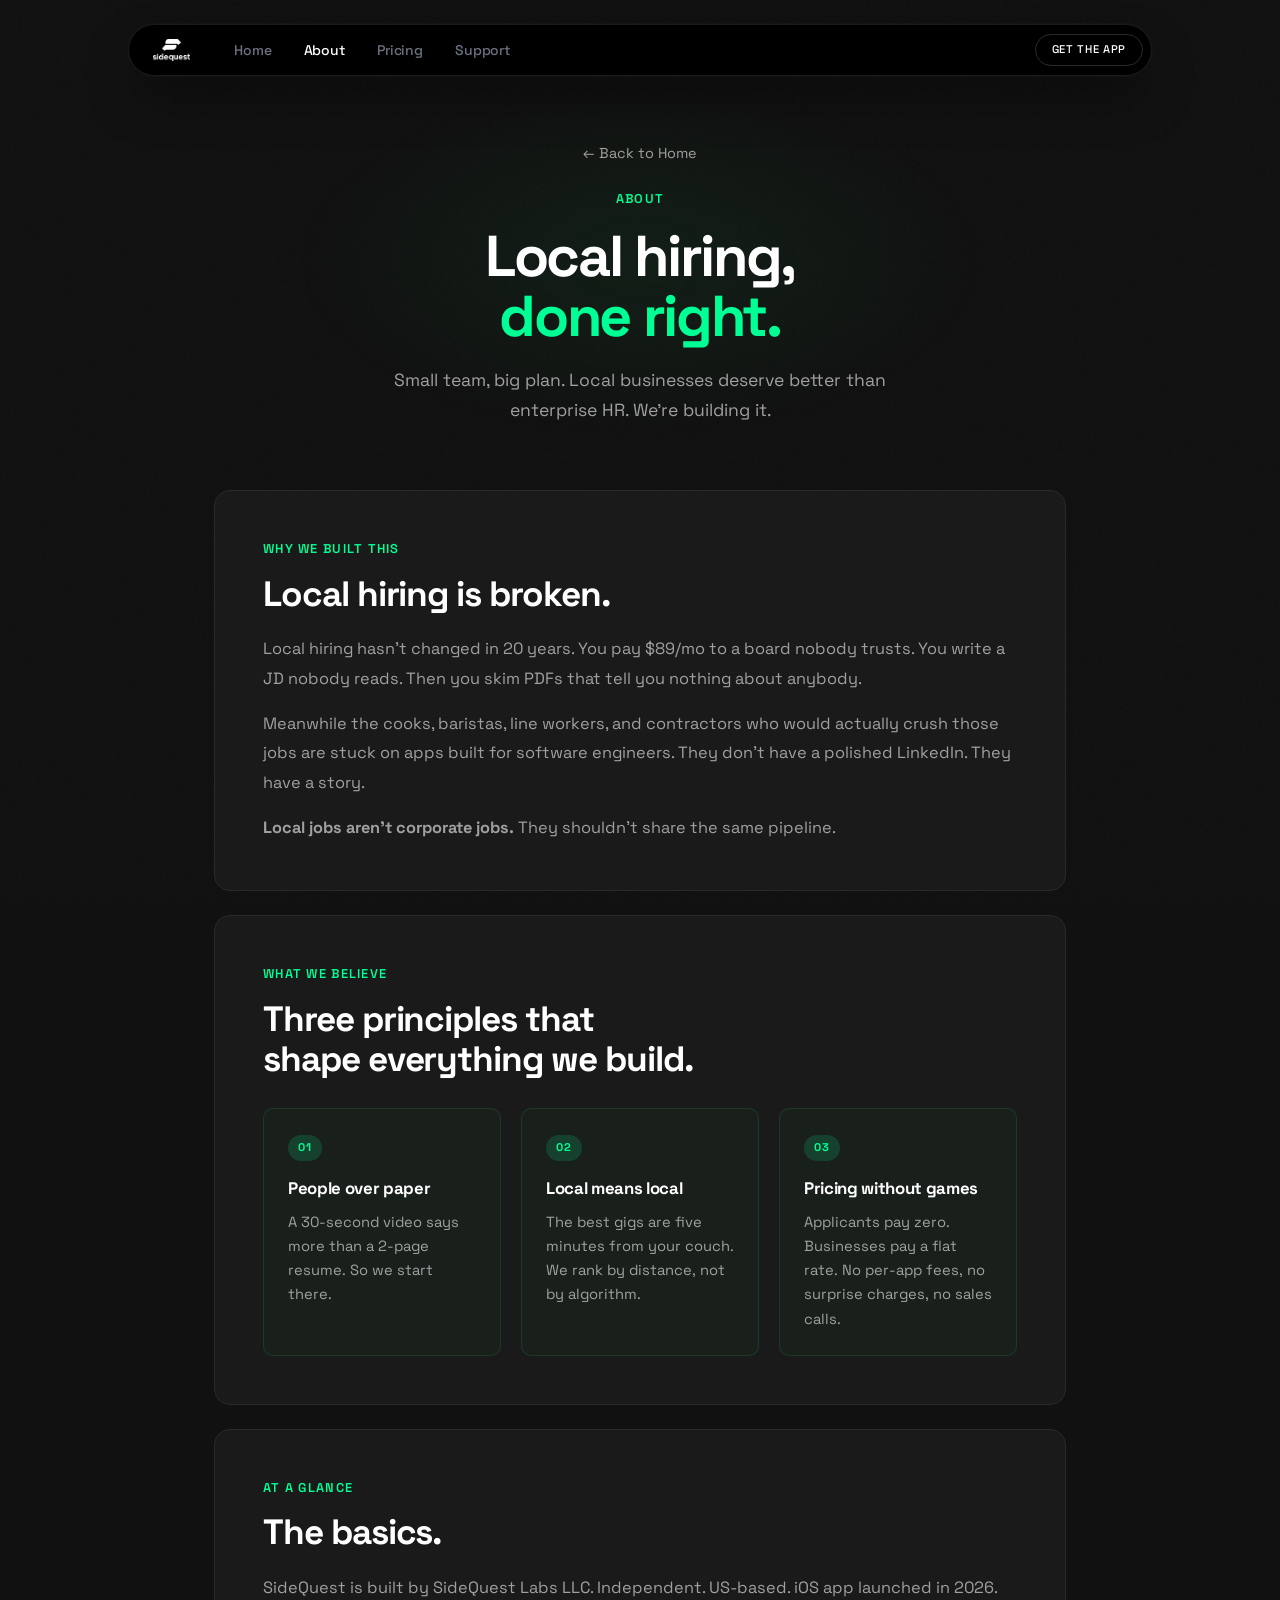
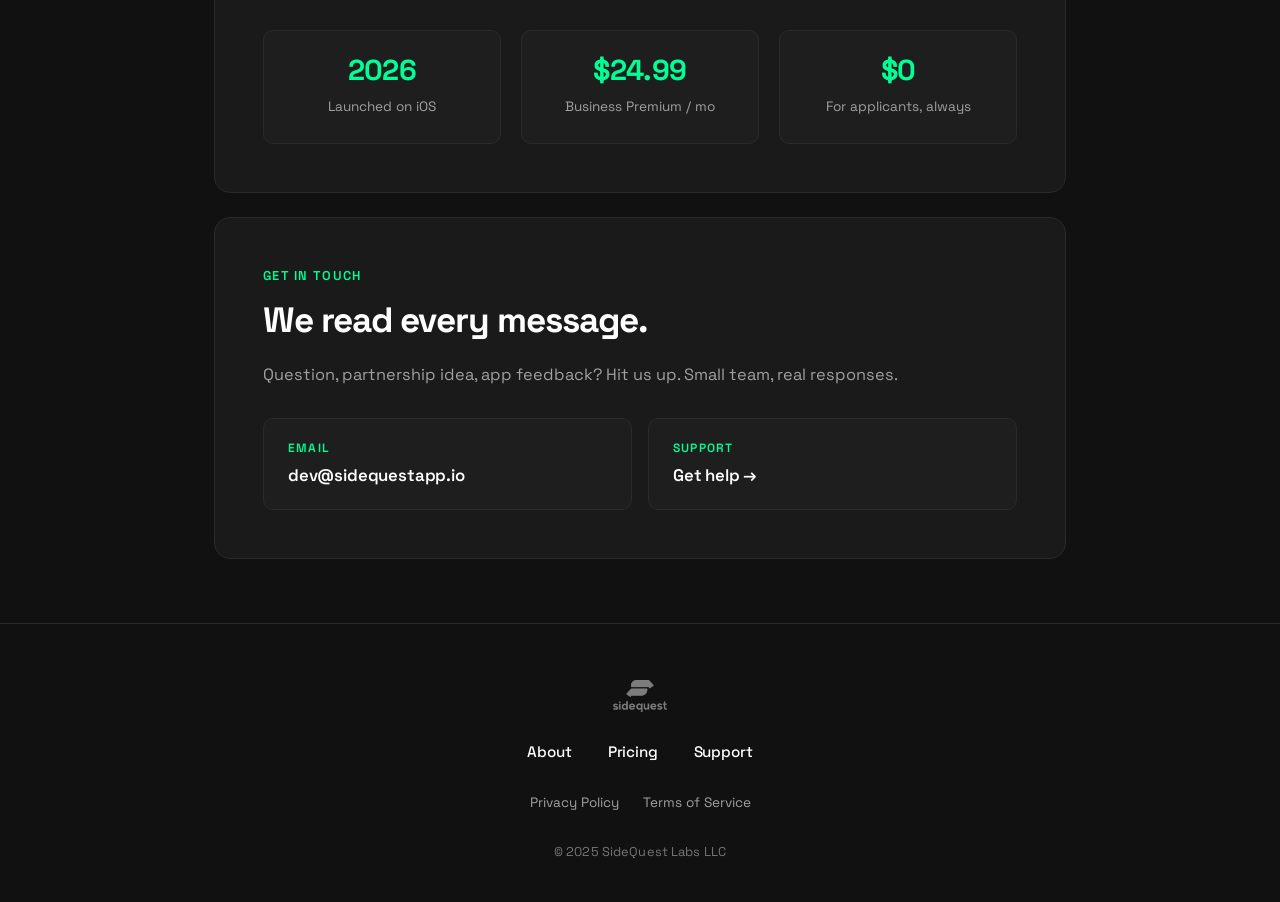
<file: about.html>
<!DOCTYPE html>
<html lang="en">
<head>
  <meta charset="UTF-8" />
  <meta name="viewport" content="width=device-width, initial-scale=1.0" />
  <title>About - SideQuest</title>
  <meta name="description" content="SideQuest is a faster, more human way to hire and get hired locally. No resumes, no agencies, no middlemen." />
  <link rel="stylesheet" href="styles.css" />
  <link href="https://fonts.googleapis.com/css2?family=Space+Grotesk:wght@400;500;600;700&display=swap" rel="stylesheet">
  <style>
    .about-hero {
      max-width: 760px;
      margin: 0 auto;
      padding: 140px 24px 32px;
      text-align: center;
      position: relative;
    }
    .about-hero::before {
      content: '';
      position: absolute;
      top: 80px;
      left: 50%;
      transform: translateX(-50%);
      width: 700px;
      height: 360px;
      background: radial-gradient(ellipse, rgba(34,197,94,0.08) 0%, transparent 70%);
      pointer-events: none;
      z-index: -1;
    }
    .about-hero .section-label { margin-bottom: 16px; }
    .about-hero h1 {
      font-size: clamp(2.4rem, 4.5vw, 3.6rem);
      font-weight: 700;
      letter-spacing: -0.04em;
      line-height: 1.05;
      margin-bottom: 20px;
    }
    .about-hero .accent { color: var(--green); }
    .about-hero p {
      font-size: 1.1rem;
      color: var(--text-muted);
      line-height: 1.7;
      max-width: 560px;
      margin: 0 auto;
    }
    .about-back {
      display: inline-block;
      color: var(--text-muted);
      text-decoration: none;
      font-size: 0.9rem;
      margin-bottom: 24px;
      transition: color 0.2s ease;
    }
    .about-back:hover { color: var(--green); }

    .about-container {
      max-width: 900px;
      margin: 0 auto;
      padding: 32px 24px 40px;
    }

    .about-block {
      background: var(--surface);
      border: 1px solid var(--border);
      border-radius: var(--radius);
      padding: 48px;
      margin-bottom: 24px;
    }
    .about-block .section-label { margin-bottom: 14px; }
    .about-block h2 {
      font-size: clamp(1.6rem, 3vw, 2.2rem);
      font-weight: 700;
      letter-spacing: -0.03em;
      line-height: 1.15;
      margin-bottom: 20px;
    }
    .about-block p {
      font-size: 1.02rem;
      color: var(--text-muted);
      line-height: 1.8;
      margin-bottom: 16px;
    }
    .about-block p:last-child { margin-bottom: 0; }

    .principles-grid {
      display: grid;
      grid-template-columns: 1fr 1fr 1fr;
      gap: 20px;
      margin-top: 28px;
    }
    .principle-card {
      background: rgba(34,197,94,0.04);
      border: 1px solid rgba(34,197,94,0.15);
      border-radius: var(--radius-sm);
      padding: 24px;
    }
    .principle-card .principle-num {
      display: inline-block;
      font-size: 0.7rem;
      font-weight: 700;
      color: var(--green);
      background: var(--green-dim);
      padding: 4px 10px;
      border-radius: 100px;
      letter-spacing: 0.1em;
      margin-bottom: 14px;
    }
    .principle-card h3 {
      font-size: 1.05rem;
      font-weight: 700;
      letter-spacing: -0.02em;
      margin-bottom: 8px;
      color: var(--text);
    }
    .principle-card p {
      font-size: 0.92rem;
      color: var(--text-muted);
      line-height: 1.65;
      margin: 0;
    }

    .stats-row {
      display: grid;
      grid-template-columns: repeat(3, 1fr);
      gap: 20px;
      margin-top: 28px;
    }
    .stat {
      text-align: center;
      padding: 24px 12px;
      background: rgba(255,255,255,0.02);
      border: 1px solid var(--border);
      border-radius: var(--radius-sm);
    }
    .stat .stat-num {
      display: block;
      font-size: 1.8rem;
      font-weight: 700;
      color: var(--green);
      letter-spacing: -0.02em;
      line-height: 1.1;
      margin-bottom: 6px;
    }
    .stat .stat-label {
      font-size: 0.85rem;
      color: var(--text-muted);
      line-height: 1.4;
    }

    .contact-row {
      display: flex;
      flex-wrap: wrap;
      gap: 16px;
      margin-top: 28px;
    }
    .contact-btn {
      flex: 1;
      min-width: 220px;
      display: flex;
      flex-direction: column;
      gap: 4px;
      padding: 20px 24px;
      background: rgba(255,255,255,0.02);
      border: 1px solid var(--border);
      border-radius: var(--radius-sm);
      text-decoration: none;
      transition: border-color 0.2s ease, transform 0.2s ease;
    }
    .contact-btn:hover {
      border-color: var(--green);
      transform: translateY(-2px);
    }
    .contact-btn .contact-label {
      font-size: 0.75rem;
      font-weight: 600;
      color: var(--green);
      text-transform: uppercase;
      letter-spacing: 0.1em;
    }
    .contact-btn .contact-value {
      font-size: 1.05rem;
      font-weight: 600;
      color: var(--text);
      letter-spacing: -0.01em;
    }

    @media (max-width: 760px) {
      .about-hero { padding: 110px 20px 16px; }
      .about-container { padding: 24px 20px 32px; }
      .about-block { padding: 32px 24px; }
      .principles-grid { grid-template-columns: 1fr; }
      .stats-row { grid-template-columns: repeat(3, 1fr); gap: 12px; }
      .stat { padding: 18px 8px; }
      .stat .stat-num { font-size: 1.4rem; }
    }
  </style>
</head>
<body>

  <!-- NAV (pill — mirrors the web-ui `PillNavbar`) -->
  <nav class="lp-nav-pill" aria-label="Primary">
    <div class="lp-nav-pill-left">
      <a href="/" class="lp-nav-pill-logo" aria-label="SideQuest home">
        <img src="assets/logo.png" alt="SideQuest">
      </a>
      <div class="lp-nav-pill-links">
        <a href="/" class="lp-nav-pill-link">Home</a>
        <a href="/about.html" class="lp-nav-pill-link is-active">About</a>
        <a href="/pricing.html" class="lp-nav-pill-link">Pricing</a>
        <a href="/support.html" class="lp-nav-pill-link" data-collapse>Support</a>
      </div>
    </div>
    <a href="https://apps.apple.com/us/app/sidequest-find-local-jobs/id6760982014" target="_blank" rel="noopener" class="lp-nav-pill-cta">Get the App</a>
  </nav>

  <!-- HERO -->
  <section class="about-hero reveal">
    <a href="/" class="about-back">&larr; Back to Home</a>
    <div class="section-label">About</div>
    <h1>Local hiring,<br><span class="accent">done right.</span></h1>
    <p>Small team, big plan. Local businesses deserve better than enterprise HR. We&rsquo;re building it.</p>
  </section>

  <div class="about-container">

    <!-- WHY -->
    <section class="about-block reveal">
      <div class="section-label">Why we built this</div>
      <h2>Local hiring is broken.</h2>
      <p>Local hiring hasn&rsquo;t changed in 20 years. You pay $89/mo to a board nobody trusts. You write a JD nobody reads. Then you skim PDFs that tell you nothing about anybody.</p>
      <p>Meanwhile the cooks, baristas, line workers, and contractors who would actually crush those jobs are stuck on apps built for software engineers. They don&rsquo;t have a polished LinkedIn. They have a story.</p>
      <p><strong>Local jobs aren&rsquo;t corporate jobs.</strong> They shouldn&rsquo;t share the same pipeline.</p>
    </section>

    <!-- WHAT WE BELIEVE -->
    <section class="about-block reveal">
      <div class="section-label">What we believe</div>
      <h2>Three principles that<br>shape everything we build.</h2>

      <div class="principles-grid">
        <div class="principle-card">
          <span class="principle-num">01</span>
          <h3>People over paper</h3>
          <p>A 30-second video says more than a 2-page resume. So we start there.</p>
        </div>
        <div class="principle-card">
          <span class="principle-num">02</span>
          <h3>Local means local</h3>
          <p>The best gigs are five minutes from your couch. We rank by distance, not by algorithm.</p>
        </div>
        <div class="principle-card">
          <span class="principle-num">03</span>
          <h3>Pricing without games</h3>
          <p>Applicants pay zero. Businesses pay a flat rate. No per-app fees, no surprise charges, no sales calls.</p>
        </div>
      </div>
    </section>

    <!-- AT A GLANCE -->
    <section class="about-block reveal">
      <div class="section-label">At a glance</div>
      <h2>The basics.</h2>
      <p>SideQuest is built by SideQuest Labs LLC. Independent. US-based. iOS app launched in 2026.</p>
      <div class="stats-row">
        <div class="stat">
          <span class="stat-num">2026</span>
          <span class="stat-label">Launched on iOS</span>
        </div>
        <div class="stat">
          <span class="stat-num">$24.99</span>
          <span class="stat-label">Business Premium / mo</span>
        </div>
        <div class="stat">
          <span class="stat-num">$0</span>
          <span class="stat-label">For applicants, always</span>
        </div>
      </div>
    </section>

    <!-- CONTACT -->
    <section class="about-block reveal">
      <div class="section-label">Get in touch</div>
      <h2>We read every message.</h2>
      <p>Question, partnership idea, app feedback? Hit us up. Small team, real responses.</p>

      <div class="contact-row">
        <a href="mailto:dev@sidequestapp.io" class="contact-btn">
          <span class="contact-label">Email</span>
          <span class="contact-value">dev@sidequestapp.io</span>
        </a>
        <a href="/support.html" class="contact-btn">
          <span class="contact-label">Support</span>
          <span class="contact-value">Get help &rarr;</span>
        </a>
      </div>
    </section>
  </div>

  <!-- FOOTER -->
  <footer class="footer">
    <img src="assets/logo.png" alt="SideQuest" class="footer-logo">
    <div class="footer-nav">
      <a href="/about.html">About</a>
      <a href="/pricing.html">Pricing</a>
      <a href="/support.html">Support</a>
    </div>
    <div class="footer-legal">
      <a href="/privacy.html">Privacy Policy</a>
      <a href="/terms.html">Terms of Service</a>
    </div>
    <p class="footer-copyright">&copy; 2025 SideQuest Labs LLC</p>
  </footer>

  <script>
    document.documentElement.classList.add('js');
    const observer = new IntersectionObserver((entries) => {
      entries.forEach(entry => {
        if (entry.isIntersecting) entry.target.classList.add('visible');
      });
    }, { threshold: 0.1 });
    document.querySelectorAll('.reveal').forEach(el => observer.observe(el));
  </script>
</body>
</html>
</file>
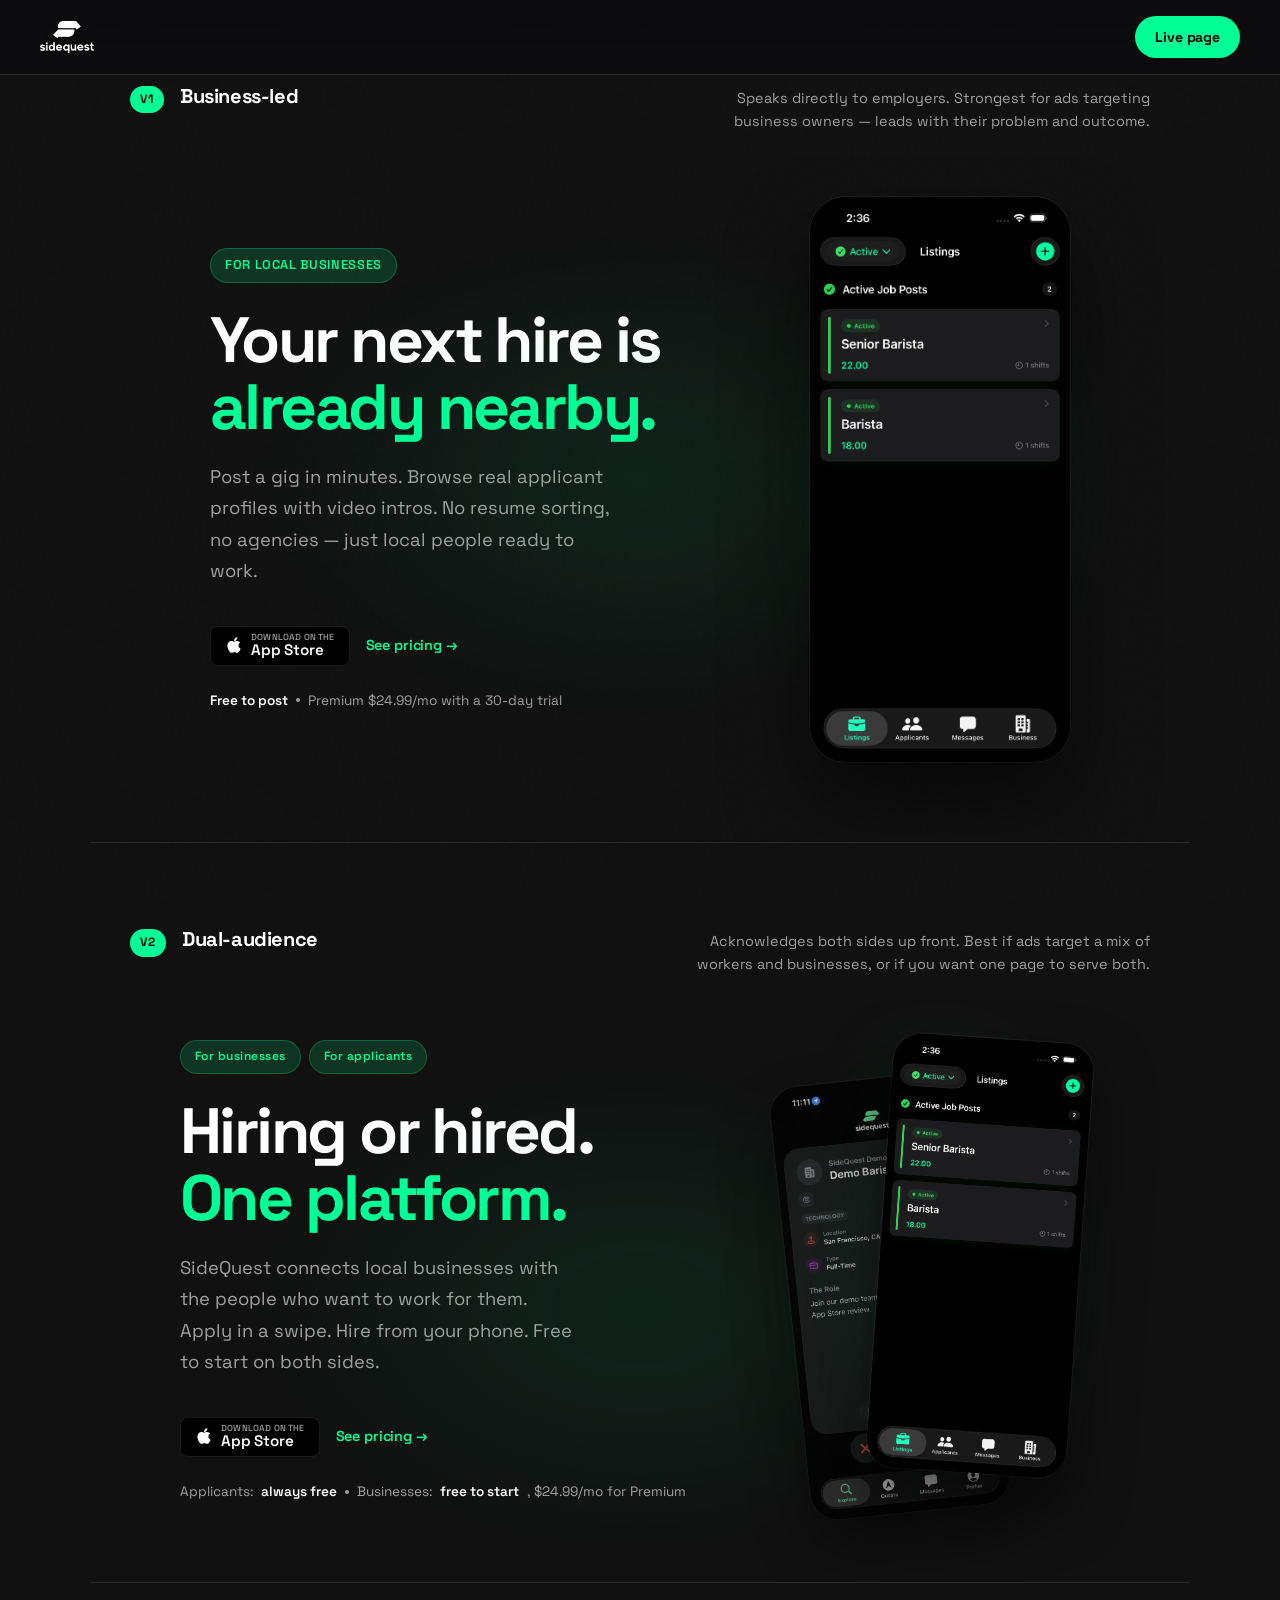
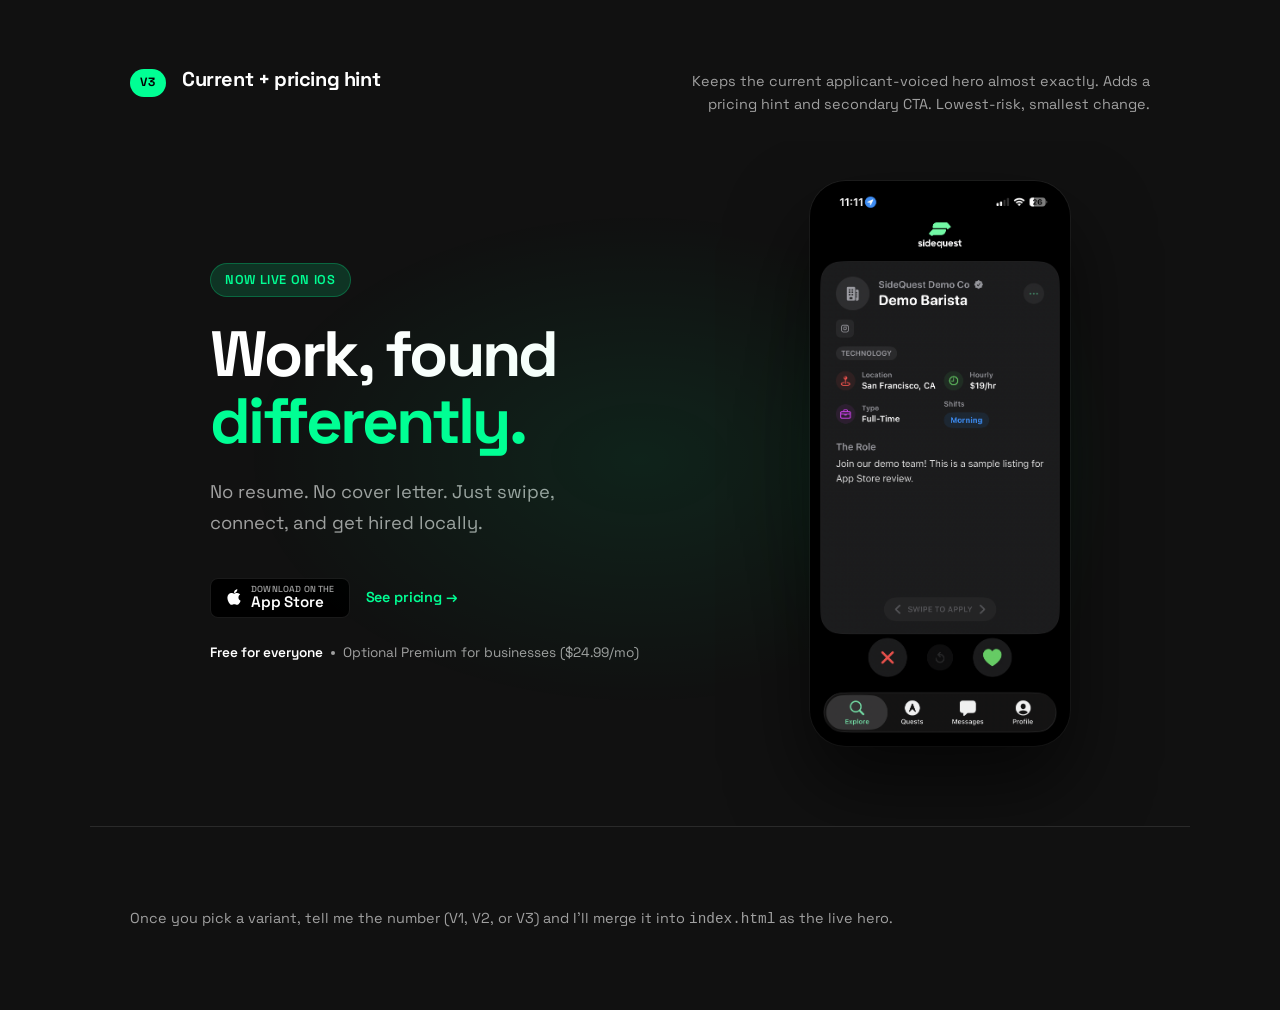
<file: compare.html>
<!DOCTYPE html>
<html lang="en">
<head>
  <meta charset="UTF-8" />
  <meta name="viewport" content="width=device-width, initial-scale=1.0" />
  <title>Hero Variants - SideQuest</title>
  <link rel="stylesheet" href="styles.css" />
  <link href="https://fonts.googleapis.com/css2?family=Space+Grotesk:wght@400;500;600;700&display=swap" rel="stylesheet">
  <style>
    /* ===== Compare page chrome ===== */
    body { padding-top: 0; }

    .variant-divider {
      max-width: 1100px;
      margin: 0 auto;
      padding: 80px 40px 24px;
      display: flex;
      align-items: baseline;
      gap: 16px;
      border-top: 1px solid var(--border);
    }
    .variant-divider:first-of-type { border-top: none; padding-top: 80px; }
    .variant-divider .variant-tag {
      font-size: 0.75rem;
      font-weight: 700;
      color: #000;
      background: var(--green);
      padding: 4px 10px;
      border-radius: 100px;
      letter-spacing: 0.08em;
      text-transform: uppercase;
    }
    .variant-divider .variant-name {
      font-size: 1.25rem;
      font-weight: 700;
      letter-spacing: -0.02em;
      color: var(--text);
    }
    .variant-divider .variant-desc {
      font-size: 0.9rem;
      color: var(--text-muted);
      margin-left: auto;
      max-width: 460px;
      text-align: right;
    }

    .variant {
      position: relative;
      overflow: hidden;
    }
    .variant .hero {
      min-height: auto;
      padding: 40px 40px 80px;
    }

    /* ===== Shared additions ===== */
    .price-hint {
      display: inline-flex;
      align-items: center;
      gap: 8px;
      font-size: 0.85rem;
      color: var(--text-muted);
      margin-top: 4px;
    }
    .price-hint strong {
      color: var(--text);
      font-weight: 600;
    }
    .price-hint .dot {
      width: 4px;
      height: 4px;
      border-radius: 50%;
      background: var(--text-muted);
      display: inline-block;
    }
    .pricing-link {
      color: var(--green);
      font-size: 0.9rem;
      font-weight: 600;
      text-decoration: none;
      letter-spacing: -0.01em;
      transition: opacity 0.2s ease;
    }
    .pricing-link:hover { opacity: 0.8; }

    /* ===== V2 audience pills ===== */
    .audience-pills {
      display: flex;
      gap: 8px;
      margin-bottom: 24px;
    }
    .audience-pill {
      font-size: 0.75rem;
      font-weight: 600;
      padding: 6px 14px;
      border-radius: 100px;
      letter-spacing: 0.04em;
      border: 1px solid var(--border);
      background: var(--surface);
      color: var(--text-muted);
    }
    .audience-pill.active {
      background: var(--green-dim);
      color: var(--green);
      border-color: rgba(34,197,94,0.3);
    }

    /* ===== V2 dual-phone visual ===== */
    .dual-phones {
      position: relative;
      width: 320px;
      height: 460px;
      display: flex;
      align-items: center;
      justify-content: center;
    }
    .dual-phones img {
      position: absolute;
      width: 200px;
      border-radius: 28px;
      box-shadow: 0 30px 60px rgba(0,0,0,0.6), 0 0 0 1px rgba(255,255,255,0.06);
    }
    .dual-phones .phone-back {
      transform: translate(-50px, 24px) rotate(-6deg);
      opacity: 0.75;
      z-index: 0;
    }
    .dual-phones .phone-front {
      transform: translate(40px, -16px) rotate(4deg);
      z-index: 1;
    }

    @media (max-width: 900px) {
      .variant-divider { padding: 48px 24px 8px; flex-wrap: wrap; }
      .variant-divider .variant-desc { text-align: left; margin-left: 0; }
      .dual-phones { width: 240px; height: 380px; }
      .dual-phones img { width: 160px; }
    }
  </style>
</head>
<body>

  <!-- NAV (sticky, for orientation) -->
  <nav class="nav">
    <img src="assets/logo.png" alt="SideQuest" class="nav-logo">
    <a href="/" class="nav-cta">Live page</a>
  </nav>

  <!-- ============================================================
       VARIANT 1 — BUSINESS-LED HERO
       ============================================================ -->
  <div class="variant-divider">
    <span class="variant-tag">V1</span>
    <span class="variant-name">Business-led</span>
    <span class="variant-desc">Speaks directly to employers. Strongest for ads targeting business owners — leads with their problem and outcome.</span>
  </div>

  <div class="variant">
    <section class="hero">
      <div class="hero-content">
        <div class="badge">For local businesses</div>
        <h1>Your next hire is<br><span class="accent">already nearby.</span></h1>
        <p class="hero-sub">Post a gig in minutes. Browse real applicant profiles with video intros. No resume sorting, no agencies — just local people ready to work.</p>
        <div class="hero-actions">
          <div class="store-pills">
            <a href="https://apps.apple.com/us/app/sidequest-find-local-jobs/id6760982014" target="_blank" class="app-store-btn pulse-btn">
              <svg class="apple-icon" viewBox="0 0 384 512" fill="currentColor" xmlns="http://www.w3.org/2000/svg">
                <path d="M318.7 268.7c-.2-36.7 16.4-64.4 50-84.8-18.8-26.9-47.2-41.7-84.7-44.6-35.5-2.8-74.3 20.7-88.5 20.7-15 0-49.4-19.7-76.4-19.7C63.3 141.2 4 184.8 4 273.5q0 39.3 14.4 81.2c12.8 36.7 59 126.7 107.2 125.2 25.2-.6 43-17.9 75.8-17.9 31.8 0 48.3 17.9 76.4 17.9 48.6-.7 90.4-82.5 102.6-119.3-65.2-30.7-61.7-90-61.7-91.9zm-56.6-164.2c27.3-32.4 24.8-61.9 24-72.5-24.1 1.4-52 16.4-67.9 34.9-17.5 19.8-27.8 44.3-25.6 71.9 26.1 2 49.9-11.4 69.5-34.3z"/>
              </svg>
              <div class="app-store-text">
                <span class="download-text">Download on the</span>
                <span class="store-name">App Store</span>
              </div>
            </a>
            <a href="/pricing.html" class="pricing-link">See pricing &rarr;</a>
          </div>
          <span class="price-hint"><strong>Free to post</strong> <span class="dot"></span> Premium $24.99/mo with a 30-day trial</span>
        </div>
      </div>
      <div class="hero-visual">
        <div class="phone-glow"></div>
        <img src="screenshots/biz_listings.view.png" alt="SideQuest business listings" class="hero-phone floating">
      </div>
    </section>
  </div>

  <!-- ============================================================
       VARIANT 2 — DUAL-AUDIENCE HERO
       ============================================================ -->
  <div class="variant-divider">
    <span class="variant-tag">V2</span>
    <span class="variant-name">Dual-audience</span>
    <span class="variant-desc">Acknowledges both sides up front. Best if ads target a mix of workers and businesses, or if you want one page to serve both.</span>
  </div>

  <div class="variant">
    <section class="hero">
      <div class="hero-content">
        <div class="audience-pills">
          <span class="audience-pill active">For businesses</span>
          <span class="audience-pill active">For applicants</span>
        </div>
        <h1>Hiring or hired.<br><span class="accent">One platform.</span></h1>
        <p class="hero-sub">SideQuest connects local businesses with the people who want to work for them. Apply in a swipe. Hire from your phone. Free to start on both sides.</p>
        <div class="hero-actions">
          <div class="store-pills">
            <a href="https://apps.apple.com/us/app/sidequest-find-local-jobs/id6760982014" target="_blank" class="app-store-btn pulse-btn">
              <svg class="apple-icon" viewBox="0 0 384 512" fill="currentColor" xmlns="http://www.w3.org/2000/svg">
                <path d="M318.7 268.7c-.2-36.7 16.4-64.4 50-84.8-18.8-26.9-47.2-41.7-84.7-44.6-35.5-2.8-74.3 20.7-88.5 20.7-15 0-49.4-19.7-76.4-19.7C63.3 141.2 4 184.8 4 273.5q0 39.3 14.4 81.2c12.8 36.7 59 126.7 107.2 125.2 25.2-.6 43-17.9 75.8-17.9 31.8 0 48.3 17.9 76.4 17.9 48.6-.7 90.4-82.5 102.6-119.3-65.2-30.7-61.7-90-61.7-91.9zm-56.6-164.2c27.3-32.4 24.8-61.9 24-72.5-24.1 1.4-52 16.4-67.9 34.9-17.5 19.8-27.8 44.3-25.6 71.9 26.1 2 49.9-11.4 69.5-34.3z"/>
              </svg>
              <div class="app-store-text">
                <span class="download-text">Download on the</span>
                <span class="store-name">App Store</span>
              </div>
            </a>
            <a href="/pricing.html" class="pricing-link">See pricing &rarr;</a>
          </div>
          <span class="price-hint">Applicants: <strong>always free</strong> <span class="dot"></span> Businesses: <strong>free to start</strong>, $24.99/mo for Premium</span>
        </div>
      </div>
      <div class="hero-visual">
        <div class="phone-glow"></div>
        <div class="dual-phones">
          <img src="screenshots/Applicant_feed_view.png" alt="Applicant feed" class="phone-back">
          <img src="screenshots/biz_listings.view.png" alt="Business listings" class="phone-front floating">
        </div>
      </div>
    </section>
  </div>

  <!-- ============================================================
       VARIANT 3 — CURRENT + SMALL ADDITIONS
       ============================================================ -->
  <div class="variant-divider">
    <span class="variant-tag">V3</span>
    <span class="variant-name">Current + pricing hint</span>
    <span class="variant-desc">Keeps the current applicant-voiced hero almost exactly. Adds a pricing hint and secondary CTA. Lowest-risk, smallest change.</span>
  </div>

  <div class="variant">
    <section class="hero">
      <div class="hero-content">
        <div class="badge">Now live on iOS</div>
        <h1>Work, found<br><span class="accent">differently.</span></h1>
        <p class="hero-sub">No resume. No cover letter. Just swipe, connect, and get hired locally.</p>
        <div class="hero-actions">
          <div class="store-pills">
            <a href="https://apps.apple.com/us/app/sidequest-find-local-jobs/id6760982014" target="_blank" class="app-store-btn pulse-btn">
              <svg class="apple-icon" viewBox="0 0 384 512" fill="currentColor" xmlns="http://www.w3.org/2000/svg">
                <path d="M318.7 268.7c-.2-36.7 16.4-64.4 50-84.8-18.8-26.9-47.2-41.7-84.7-44.6-35.5-2.8-74.3 20.7-88.5 20.7-15 0-49.4-19.7-76.4-19.7C63.3 141.2 4 184.8 4 273.5q0 39.3 14.4 81.2c12.8 36.7 59 126.7 107.2 125.2 25.2-.6 43-17.9 75.8-17.9 31.8 0 48.3 17.9 76.4 17.9 48.6-.7 90.4-82.5 102.6-119.3-65.2-30.7-61.7-90-61.7-91.9zm-56.6-164.2c27.3-32.4 24.8-61.9 24-72.5-24.1 1.4-52 16.4-67.9 34.9-17.5 19.8-27.8 44.3-25.6 71.9 26.1 2 49.9-11.4 69.5-34.3z"/>
              </svg>
              <div class="app-store-text">
                <span class="download-text">Download on the</span>
                <span class="store-name">App Store</span>
              </div>
            </a>
            <a href="/pricing.html" class="pricing-link">See pricing &rarr;</a>
          </div>
          <span class="price-hint"><strong>Free for everyone</strong> <span class="dot"></span> Optional Premium for businesses ($24.99/mo)</span>
        </div>
      </div>
      <div class="hero-visual">
        <div class="phone-glow"></div>
        <img src="screenshots/Applicant_feed_view.png" alt="SideQuest App Feed" class="hero-phone floating">
      </div>
    </section>
  </div>

  <!-- Footnote -->
  <div class="variant-divider" style="border-top: 1px solid var(--border); padding-bottom: 80px;">
    <span class="variant-desc" style="margin-left: 0; text-align: left; max-width: 100%;">
      Once you pick a variant, tell me the number (V1, V2, or V3) and I'll merge it into <code>index.html</code> as the live hero.
    </span>
  </div>

  <script>
    document.documentElement.classList.add('js');
  </script>
</body>
</html>
</file>
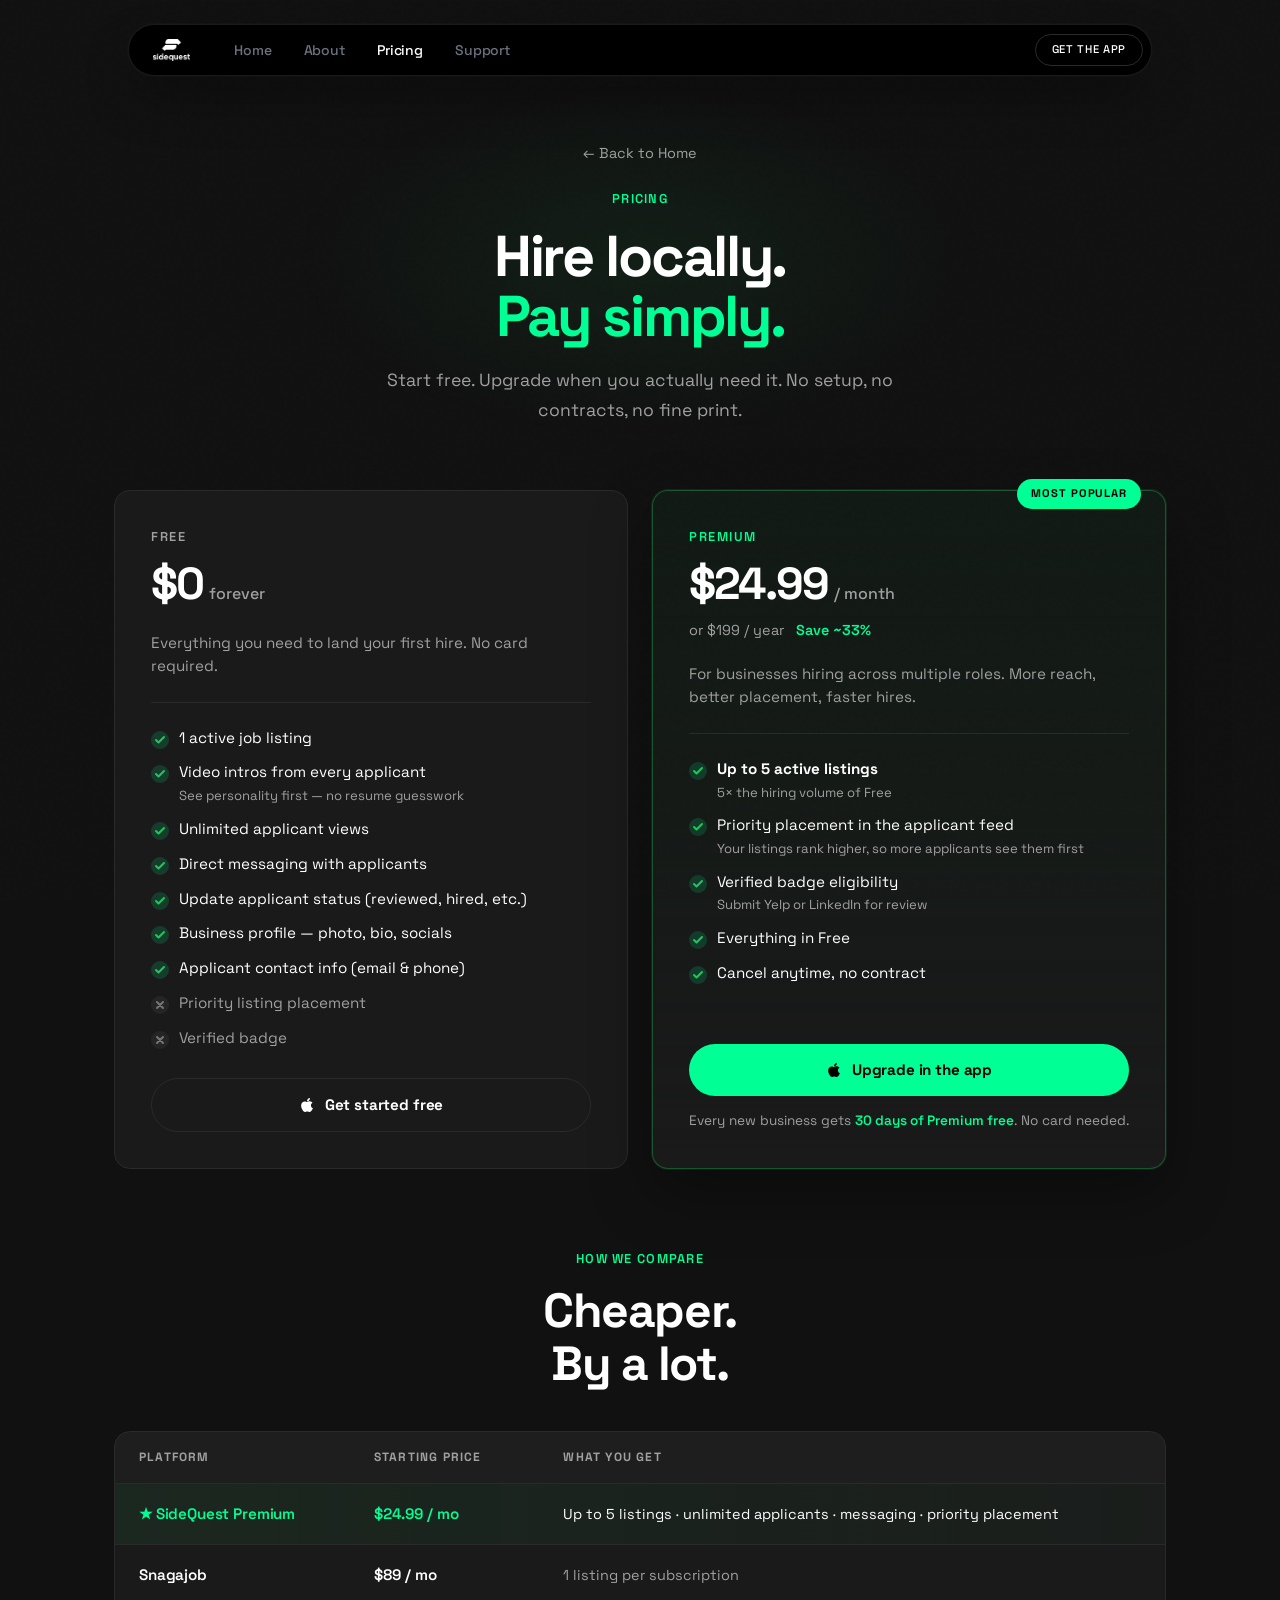
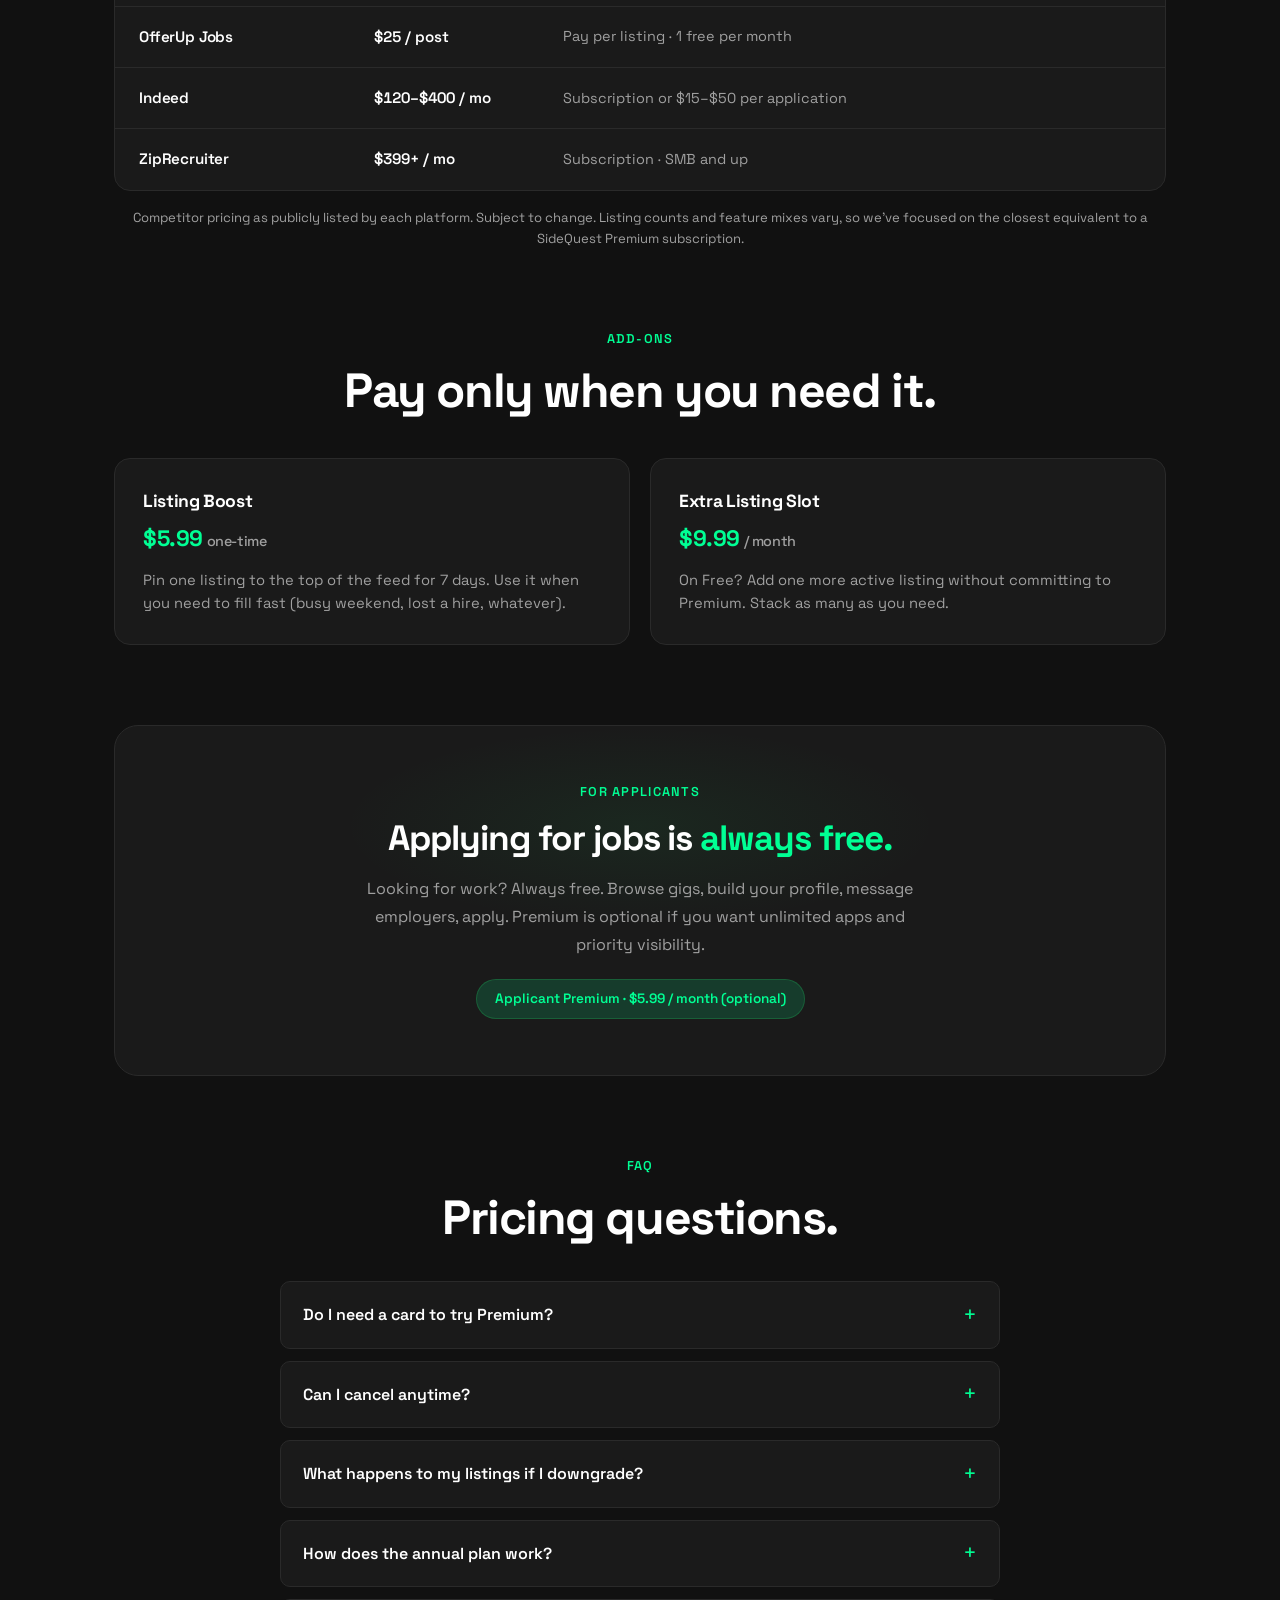
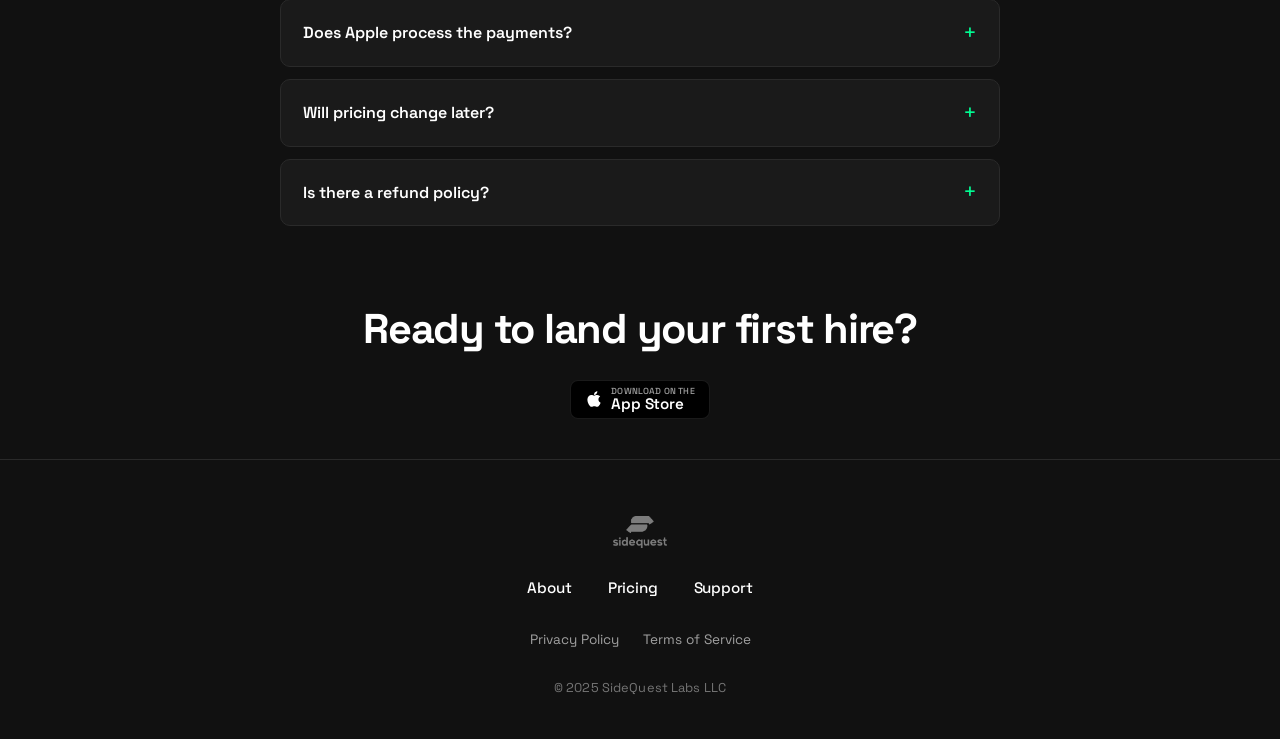
<file: pricing.html>
<!DOCTYPE html>
<html lang="en">
<head>
  <meta charset="UTF-8" />
  <meta name="viewport" content="width=device-width, initial-scale=1.0" />
  <title>Pricing - SideQuest</title>
  <meta name="description" content="Simple, transparent pricing for businesses hiring on SideQuest. Free to start, $24.99/month for Premium. Applicants always use SideQuest for free." />
  <link rel="stylesheet" href="styles.css" />
  <link href="https://fonts.googleapis.com/css2?family=Space+Grotesk:wght@400;500;600;700&display=swap" rel="stylesheet">
  <style>
    /* ===== Pricing hero ===== */
    .pricing-hero {
      max-width: 760px;
      margin: 0 auto;
      padding: 140px 24px 32px;
      text-align: center;
      position: relative;
    }
    .pricing-hero::before {
      content: '';
      position: absolute;
      top: 80px;
      left: 50%;
      transform: translateX(-50%);
      width: 700px;
      height: 360px;
      background: radial-gradient(ellipse, rgba(34,197,94,0.08) 0%, transparent 70%);
      pointer-events: none;
      z-index: -1;
    }
    .pricing-hero .section-label {
      margin-bottom: 16px;
    }
    .pricing-hero h1 {
      font-size: clamp(2.4rem, 4.5vw, 3.6rem);
      font-weight: 700;
      letter-spacing: -0.04em;
      line-height: 1.05;
      margin-bottom: 20px;
    }
    .pricing-hero .accent {
      color: var(--green);
    }
    .pricing-hero p {
      font-size: 1.1rem;
      color: var(--text-muted);
      line-height: 1.7;
      max-width: 560px;
      margin: 0 auto;
    }
    .pricing-back {
      display: inline-block;
      color: var(--text-muted);
      text-decoration: none;
      font-size: 0.9rem;
      margin-bottom: 24px;
      transition: color 0.2s ease;
    }
    .pricing-back:hover { color: var(--green); }

    /* ===== Pricing container ===== */
    .pricing-container {
      max-width: 1100px;
      margin: 0 auto;
      padding: 32px 24px 40px;
    }

    /* ===== Tier cards ===== */
    .tier-grid {
      display: grid;
      grid-template-columns: 1fr 1fr;
      gap: 24px;
      align-items: stretch;
    }
    .tier-card {
      background: var(--surface);
      border: 1px solid var(--border);
      border-radius: var(--radius);
      padding: 36px;
      position: relative;
      display: flex;
      flex-direction: column;
      transition: border-color 0.3s ease, transform 0.3s ease;
    }
    .tier-card:hover {
      border-color: rgba(34,197,94,0.3);
      transform: translateY(-4px);
    }
    .tier-card.featured {
      border-color: rgba(34,197,94,0.35);
      background: linear-gradient(180deg, rgba(34,197,94,0.05) 0%, var(--surface) 100%);
      box-shadow: 0 24px 60px rgba(0,0,0,0.35), 0 0 0 1px rgba(34,197,94,0.15);
    }
    .featured-badge {
      position: absolute;
      top: -12px;
      right: 24px;
      background: var(--green);
      color: #000;
      font-size: 0.7rem;
      font-weight: 700;
      padding: 6px 14px;
      border-radius: 100px;
      letter-spacing: 0.08em;
      text-transform: uppercase;
    }

    .tier-name {
      font-size: 0.8rem;
      font-weight: 600;
      color: var(--text-muted);
      text-transform: uppercase;
      letter-spacing: 0.12em;
      margin-bottom: 14px;
    }
    .tier-card.featured .tier-name {
      color: var(--green);
    }

    .tier-price {
      display: flex;
      align-items: baseline;
      gap: 6px;
      margin-bottom: 4px;
    }
    .tier-price .amount {
      font-size: 2.8rem;
      font-weight: 700;
      letter-spacing: -0.04em;
      line-height: 1;
    }
    .tier-price .period {
      font-size: 1rem;
      color: var(--text-muted);
      font-weight: 500;
    }
    .tier-secondary-price {
      font-size: 0.9rem;
      color: var(--text-muted);
      margin-top: 8px;
    }
    .tier-secondary-price .saving {
      color: var(--green);
      font-weight: 600;
      margin-left: 8px;
    }

    .tier-tagline {
      font-size: 0.95rem;
      color: var(--text-muted);
      line-height: 1.55;
      margin: 20px 0 24px;
      padding-bottom: 24px;
      border-bottom: 1px solid var(--border);
    }

    .tier-features {
      list-style: none;
      padding: 0;
      display: flex;
      flex-direction: column;
      gap: 12px;
      margin-bottom: 28px;
      flex: 1;
    }
    .tier-features li {
      font-size: 0.95rem;
      color: var(--text);
      padding-left: 28px;
      position: relative;
      line-height: 1.5;
    }
    .tier-features li::before {
      content: '';
      position: absolute;
      left: 0;
      top: 4px;
      width: 18px;
      height: 18px;
      border-radius: 50%;
      background-color: var(--green-dim);
      background-image: url("data:image/svg+xml,%3Csvg viewBox='0 0 18 18' xmlns='http://www.w3.org/2000/svg'%3E%3Cpath d='M5 9l2.5 2.5L13 6' stroke='%2322c55e' stroke-width='2' stroke-linecap='round' stroke-linejoin='round' fill='none'/%3E%3C/svg%3E");
      background-repeat: no-repeat;
      background-position: center;
    }
    .tier-features li.muted {
      color: var(--text-muted);
    }
    .tier-features li.muted::before {
      background-color: rgba(255,255,255,0.05);
      background-image: url("data:image/svg+xml,%3Csvg viewBox='0 0 18 18' xmlns='http://www.w3.org/2000/svg'%3E%3Cpath d='M6 6l6 6M12 6l-6 6' stroke='rgba(240,240,245,0.4)' stroke-width='2' stroke-linecap='round'/%3E%3C/svg%3E");
    }
    .tier-features .feature-meta {
      display: block;
      font-size: 0.82rem;
      color: var(--text-muted);
      margin-top: 2px;
    }

    .tier-cta {
      display: flex;
      align-items: center;
      justify-content: center;
      gap: 10px;
      width: 100%;
      padding: 14px 20px;
      border-radius: 100px;
      font-weight: 700;
      font-size: 0.95rem;
      text-decoration: none;
      transition: opacity 0.2s ease, transform 0.2s ease, border-color 0.2s ease, color 0.2s ease;
      letter-spacing: -0.01em;
    }
    .tier-cta.primary {
      background: var(--green);
      color: #000;
    }
    .tier-cta.secondary {
      background: transparent;
      color: var(--text);
      border: 1px solid var(--border);
    }
    .tier-cta:hover { opacity: 0.9; transform: scale(1.02); }
    .tier-cta.secondary:hover {
      border-color: var(--green);
      color: var(--green);
      opacity: 1;
    }
    .tier-cta .apple-icon {
      width: 16px;
      height: 16px;
      flex-shrink: 0;
    }
    .trial-note {
      text-align: center;
      font-size: 0.85rem;
      color: var(--text-muted);
      margin-top: 14px;
    }
    .trial-note strong {
      color: var(--green);
      font-weight: 600;
    }

    /* ===== Compare ===== */
    .compare-section {
      margin-top: 80px;
    }
    .compare-section .section-label,
    .compare-section .section-title {
      text-align: center;
    }
    .compare-section .section-title {
      margin-bottom: 40px;
    }
    .compare-wrap {
      background: var(--surface);
      border: 1px solid var(--border);
      border-radius: var(--radius);
      overflow: hidden;
    }
    .compare-table {
      width: 100%;
      border-collapse: collapse;
    }
    .compare-table thead th {
      background: rgba(255,255,255,0.02);
      font-size: 0.75rem;
      font-weight: 700;
      text-transform: uppercase;
      letter-spacing: 0.1em;
      color: var(--text-muted);
      text-align: left;
      padding: 16px 24px;
      border-bottom: 1px solid var(--border);
    }
    .compare-table tbody td {
      padding: 18px 24px;
      font-size: 0.95rem;
      color: var(--text);
      border-bottom: 1px solid var(--border);
      vertical-align: middle;
    }
    .compare-table tbody tr:last-child td {
      border-bottom: none;
    }
    .compare-table .platform {
      font-weight: 600;
      letter-spacing: -0.01em;
    }
    .compare-table .price {
      font-variant-numeric: tabular-nums;
      font-weight: 600;
      color: var(--text);
    }
    .compare-table .listings {
      color: var(--text-muted);
      font-size: 0.9rem;
    }
    .compare-table tr.us {
      background: linear-gradient(90deg, rgba(34,197,94,0.08) 0%, rgba(34,197,94,0.02) 100%);
    }
    .compare-table tr.us td {
      color: var(--text);
    }
    .compare-table tr.us .platform {
      color: var(--green);
    }
    .compare-table tr.us .platform::before {
      content: '★ ';
      color: var(--green);
    }
    .compare-table tr.us .price {
      color: var(--green);
    }
    .compare-note {
      text-align: center;
      font-size: 0.82rem;
      color: var(--text-muted);
      margin-top: 16px;
      line-height: 1.6;
    }

    @media (max-width: 760px) {
      .compare-table thead { display: none; }
      .compare-table tbody tr {
        display: block;
        padding: 16px 20px;
        border-bottom: 1px solid var(--border);
      }
      .compare-table tbody tr:last-child { border-bottom: none; }
      .compare-table tbody td {
        display: block;
        padding: 4px 0;
        border-bottom: none;
      }
      .compare-table .platform {
        font-size: 1rem;
        margin-bottom: 4px;
      }
      .compare-table .price {
        font-size: 1.05rem;
      }
      .compare-table .listings {
        font-size: 0.85rem;
      }
    }

    /* ===== Add-ons ===== */
    .addons-section {
      margin-top: 80px;
    }
    .addons-section .section-label,
    .addons-section .section-title {
      text-align: center;
    }
    .addons-section .section-title {
      margin-bottom: 40px;
    }
    .addons-grid {
      display: grid;
      grid-template-columns: 1fr 1fr;
      gap: 20px;
    }
    .addon-card {
      background: var(--surface);
      border: 1px solid var(--border);
      border-radius: var(--radius);
      padding: 28px;
      transition: border-color 0.3s ease, transform 0.3s ease;
    }
    .addon-card:hover {
      border-color: rgba(34,197,94,0.3);
      transform: translateY(-4px);
    }
    .addon-card .addon-name {
      font-size: 1.1rem;
      font-weight: 700;
      letter-spacing: -0.02em;
      margin-bottom: 6px;
    }
    .addon-card .addon-price {
      font-size: 1.4rem;
      font-weight: 700;
      color: var(--green);
      letter-spacing: -0.02em;
      margin-bottom: 12px;
    }
    .addon-card .addon-price .addon-period {
      font-size: 0.9rem;
      color: var(--text-muted);
      font-weight: 500;
      margin-left: 4px;
    }
    .addon-card .addon-desc {
      font-size: 0.92rem;
      color: var(--text-muted);
      line-height: 1.6;
    }

    /* ===== Applicants card ===== */
    .applicants-card {
      background: var(--surface);
      border: 1px solid var(--border);
      border-radius: 24px;
      padding: 56px 40px;
      margin-top: 80px;
      text-align: center;
      position: relative;
      overflow: hidden;
    }
    .applicants-card::before {
      content: '';
      position: absolute;
      top: 0;
      left: 50%;
      transform: translateX(-50%);
      width: 600px;
      height: 200px;
      background: radial-gradient(ellipse, rgba(34,197,94,0.08) 0%, transparent 70%);
      pointer-events: none;
    }
    .applicants-card .section-label {
      margin-bottom: 16px;
      position: relative;
    }
    .applicants-card h2 {
      font-size: clamp(1.6rem, 3vw, 2.2rem);
      font-weight: 700;
      letter-spacing: -0.03em;
      line-height: 1.15;
      margin-bottom: 16px;
      position: relative;
    }
    .applicants-card p {
      font-size: 1rem;
      color: var(--text-muted);
      max-width: 560px;
      margin: 0 auto;
      line-height: 1.75;
      position: relative;
    }
    .applicants-card .applicant-premium {
      display: inline-flex;
      align-items: center;
      gap: 8px;
      background: var(--green-dim);
      color: var(--green);
      font-size: 0.85rem;
      font-weight: 600;
      padding: 8px 18px;
      border-radius: 100px;
      border: 1px solid rgba(34,197,94,0.25);
      margin-top: 20px;
      position: relative;
    }

    /* ===== FAQ ===== */
    .pricing-faq {
      margin-top: 80px;
    }
    .pricing-faq .section-label,
    .pricing-faq .section-title {
      text-align: center;
    }
    .pricing-faq .section-title {
      margin-bottom: 36px;
    }
    .faq-list {
      max-width: 720px;
      margin: 0 auto;
    }
    .faq-list .faq-item {
      background: var(--surface);
      border: 1px solid var(--border);
      border-radius: var(--radius-sm);
      padding: 20px 22px;
      margin-bottom: 12px;
      transition: border-color 0.2s ease;
    }
    .faq-list .faq-item:hover {
      border-color: rgba(34,197,94,0.3);
    }
    .faq-list .faq-item summary {
      cursor: pointer;
      font-weight: 600;
      color: var(--text);
      list-style: none;
      display: flex;
      justify-content: space-between;
      align-items: center;
      gap: 16px;
    }
    .faq-list .faq-item summary::-webkit-details-marker { display: none; }
    .faq-list .faq-item summary::after {
      content: '+';
      color: var(--green);
      font-size: 1.4rem;
      font-weight: 400;
      transition: transform 0.2s ease;
      line-height: 1;
    }
    .faq-list .faq-item[open] summary::after {
      transform: rotate(45deg);
    }
    .faq-list .faq-item p {
      margin-top: 12px;
      margin-bottom: 0;
      color: var(--text-muted);
      line-height: 1.7;
      font-size: 0.95rem;
    }

    /* ===== Final CTA ===== */
    .final-cta {
      margin-top: 80px;
      text-align: center;
      padding: 0 24px;
    }
    .final-cta h2 {
      font-size: clamp(1.8rem, 3.4vw, 2.6rem);
      font-weight: 700;
      letter-spacing: -0.03em;
      line-height: 1.1;
      margin-bottom: 28px;
    }
    .final-cta .app-store-btn {
      display: inline-flex;
    }

    /* ===== Responsive ===== */
    @media (max-width: 760px) {
      .pricing-hero { padding: 110px 20px 16px; }
      .pricing-container { padding: 24px 20px 32px; }
      .tier-grid { grid-template-columns: 1fr; gap: 20px; }
      .tier-card { padding: 28px 24px; }
      .addons-grid { grid-template-columns: 1fr; }
      .applicants-card { padding: 40px 24px; }
      .addons-section, .applicants-card, .pricing-faq, .final-cta { margin-top: 56px; }
    }
  </style>
</head>
<body>

  <!-- NAV (pill — mirrors the web-ui `PillNavbar`) -->
  <nav class="lp-nav-pill" aria-label="Primary">
    <div class="lp-nav-pill-left">
      <a href="/" class="lp-nav-pill-logo" aria-label="SideQuest home">
        <img src="assets/logo.png" alt="SideQuest">
      </a>
      <div class="lp-nav-pill-links">
        <a href="/" class="lp-nav-pill-link">Home</a>
        <a href="/about.html" class="lp-nav-pill-link">About</a>
        <a href="/pricing.html" class="lp-nav-pill-link is-active">Pricing</a>
        <a href="/support.html" class="lp-nav-pill-link" data-collapse>Support</a>
      </div>
    </div>
    <a href="https://apps.apple.com/us/app/sidequest-find-local-jobs/id6760982014" target="_blank" rel="noopener" class="lp-nav-pill-cta">Get the App</a>
  </nav>

  <!-- HERO -->
  <section class="pricing-hero reveal">
    <a href="/" class="pricing-back">&larr; Back to Home</a>
    <div class="section-label">Pricing</div>
    <h1>Hire locally.<br><span class="accent">Pay simply.</span></h1>
    <p>Start free. Upgrade when you actually need it. No setup, no contracts, no fine print.</p>
  </section>

  <!-- TIERS -->
  <div class="pricing-container">
    <div class="tier-grid">

      <!-- FREE -->
      <div class="tier-card reveal">
        <div class="tier-name">Free</div>
        <div class="tier-price">
          <span class="amount">$0</span>
          <span class="period">forever</span>
        </div>
        <p class="tier-tagline">Everything you need to land your first hire. No card required.</p>
        <ul class="tier-features">
          <li>1 active job listing</li>
          <li>Video intros from every applicant<span class="feature-meta">See personality first &mdash; no resume guesswork</span></li>
          <li>Unlimited applicant views</li>
          <li>Direct messaging with applicants</li>
          <li>Update applicant status (reviewed, hired, etc.)</li>
          <li>Business profile &mdash; photo, bio, socials</li>
          <li>Applicant contact info (email &amp; phone)</li>
          <li class="muted">Priority listing placement</li>
          <li class="muted">Verified badge</li>
        </ul>
        <a href="https://apps.apple.com/us/app/sidequest-find-local-jobs/id6760982014" target="_blank" class="tier-cta secondary">
          <svg class="apple-icon" viewBox="0 0 384 512" fill="currentColor" xmlns="http://www.w3.org/2000/svg">
            <path d="M318.7 268.7c-.2-36.7 16.4-64.4 50-84.8-18.8-26.9-47.2-41.7-84.7-44.6-35.5-2.8-74.3 20.7-88.5 20.7-15 0-49.4-19.7-76.4-19.7C63.3 141.2 4 184.8 4 273.5q0 39.3 14.4 81.2c12.8 36.7 59 126.7 107.2 125.2 25.2-.6 43-17.9 75.8-17.9 31.8 0 48.3 17.9 76.4 17.9 48.6-.7 90.4-82.5 102.6-119.3-65.2-30.7-61.7-90-61.7-91.9zm-56.6-164.2c27.3-32.4 24.8-61.9 24-72.5-24.1 1.4-52 16.4-67.9 34.9-17.5 19.8-27.8 44.3-25.6 71.9 26.1 2 49.9-11.4 69.5-34.3z"/>
          </svg>
          Get started free
        </a>
      </div>

      <!-- PREMIUM -->
      <div class="tier-card featured reveal delay-1">
        <span class="featured-badge">Most Popular</span>
        <div class="tier-name">Premium</div>
        <div class="tier-price">
          <span class="amount">$24.99</span>
          <span class="period">/ month</span>
        </div>
        <div class="tier-secondary-price">
          or $199 / year <span class="saving">Save ~33%</span>
        </div>
        <p class="tier-tagline">For businesses hiring across multiple roles. More reach, better placement, faster hires.</p>
        <ul class="tier-features">
          <li><strong>Up to 5 active listings</strong><span class="feature-meta">5&times; the hiring volume of Free</span></li>
          <li>Priority placement in the applicant feed<span class="feature-meta">Your listings rank higher, so more applicants see them first</span></li>
          <li>Verified badge eligibility<span class="feature-meta">Submit Yelp or LinkedIn for review</span></li>
          <li>Everything in Free</li>
          <li>Cancel anytime, no contract</li>
        </ul>
        <a href="https://apps.apple.com/us/app/sidequest-find-local-jobs/id6760982014" target="_blank" class="tier-cta primary">
          <svg class="apple-icon" viewBox="0 0 384 512" fill="currentColor" xmlns="http://www.w3.org/2000/svg">
            <path d="M318.7 268.7c-.2-36.7 16.4-64.4 50-84.8-18.8-26.9-47.2-41.7-84.7-44.6-35.5-2.8-74.3 20.7-88.5 20.7-15 0-49.4-19.7-76.4-19.7C63.3 141.2 4 184.8 4 273.5q0 39.3 14.4 81.2c12.8 36.7 59 126.7 107.2 125.2 25.2-.6 43-17.9 75.8-17.9 31.8 0 48.3 17.9 76.4 17.9 48.6-.7 90.4-82.5 102.6-119.3-65.2-30.7-61.7-90-61.7-91.9zm-56.6-164.2c27.3-32.4 24.8-61.9 24-72.5-24.1 1.4-52 16.4-67.9 34.9-17.5 19.8-27.8 44.3-25.6 71.9 26.1 2 49.9-11.4 69.5-34.3z"/>
          </svg>
          Upgrade in the app
        </a>
        <p class="trial-note">Every new business gets <strong>30 days of Premium free</strong>. No card needed.</p>
      </div>

    </div>

    <!-- COMPETITOR COMPARISON -->
    <section class="compare-section reveal" id="compare">
      <div class="section-label">How we compare</div>
      <h2 class="section-title">Cheaper.<br>By a lot.</h2>

      <div class="compare-wrap">
        <table class="compare-table">
          <thead>
            <tr>
              <th>Platform</th>
              <th>Starting price</th>
              <th>What you get</th>
            </tr>
          </thead>
          <tbody>
            <tr class="us">
              <td class="platform">SideQuest Premium</td>
              <td class="price">$24.99 / mo</td>
              <td class="listings">Up to 5 listings &middot; unlimited applicants &middot; messaging &middot; priority placement</td>
            </tr>
            <tr>
              <td class="platform">Snagajob</td>
              <td class="price">$89 / mo</td>
              <td class="listings">1 listing per subscription</td>
            </tr>
            <tr>
              <td class="platform">OfferUp Jobs</td>
              <td class="price">$25 / post</td>
              <td class="listings">Pay per listing &middot; 1 free per month</td>
            </tr>
            <tr>
              <td class="platform">Indeed</td>
              <td class="price">$120&ndash;$400 / mo</td>
              <td class="listings">Subscription or $15&ndash;$50 per application</td>
            </tr>
            <tr>
              <td class="platform">ZipRecruiter</td>
              <td class="price">$399+ / mo</td>
              <td class="listings">Subscription &middot; SMB and up</td>
            </tr>
          </tbody>
        </table>
      </div>
      <p class="compare-note">Competitor pricing as publicly listed by each platform. Subject to change. Listing counts and feature mixes vary, so we&rsquo;ve focused on the closest equivalent to a SideQuest Premium subscription.</p>
    </section>

    <!-- ADD-ONS -->
    <section class="addons-section reveal">
      <div class="section-label">Add-ons</div>
      <h2 class="section-title">Pay only when you need it.</h2>

      <div class="addons-grid">
        <div class="addon-card">
          <div class="addon-name">Listing Boost</div>
          <div class="addon-price">$5.99<span class="addon-period">one-time</span></div>
          <p class="addon-desc">Pin one listing to the top of the feed for 7 days. Use it when you need to fill fast (busy weekend, lost a hire, whatever).</p>
        </div>
        <div class="addon-card">
          <div class="addon-name">Extra Listing Slot</div>
          <div class="addon-price">$9.99<span class="addon-period">/ month</span></div>
          <p class="addon-desc">On Free? Add one more active listing without committing to Premium. Stack as many as you need.</p>
        </div>
      </div>
    </section>

    <!-- APPLICANTS -->
    <section class="applicants-card reveal">
      <div class="section-label">For applicants</div>
      <h2>Applying for jobs is <span class="accent">always free.</span></h2>
      <p>Looking for work? Always free. Browse gigs, build your profile, message employers, apply. Premium is optional if you want unlimited apps and priority visibility.</p>
      <div class="applicant-premium">Applicant Premium &middot; $5.99 / month (optional)</div>
    </section>

    <!-- FAQ -->
    <section class="pricing-faq reveal">
      <div class="section-label">FAQ</div>
      <h2 class="section-title">Pricing questions.</h2>

      <div class="faq-list">
        <details class="faq-item">
          <summary>Do I need a card to try Premium?</summary>
          <p>Nope. Every new business gets 30 days of Premium, no card needed. After that you&rsquo;re on Free unless you subscribe.</p>
        </details>

        <details class="faq-item">
          <summary>Can I cancel anytime?</summary>
          <p>Yes. Month-to-month or annual, no contract. Cancel from iPhone Settings &rarr; Subscriptions. You keep Premium until the end of the billing period.</p>
        </details>

        <details class="faq-item">
          <summary>What happens to my listings if I downgrade?</summary>
          <p>Existing listings stay live. The cap is monthly, not lifetime. On Free you get 1 new listing per month. Need more right now? Buy Extra Slots ($9.99, never expire) and stack as many as you want.</p>
        </details>

        <details class="faq-item">
          <summary>How does the annual plan work?</summary>
          <p>Annual billing is $199/year &mdash; roughly 33% off the monthly price (effectively 4 months free). It renews once a year and can be cancelled anytime from your phone's Subscription settings.</p>
        </details>

        <details class="faq-item">
          <summary>Does Apple process the payments?</summary>
          <p>Yes. Everything goes through the App Store. Receipts, refunds, and cancellations live in iPhone Settings &rarr; Subscriptions.</p>
        </details>

        <details class="faq-item">
          <summary>Will pricing change later?</summary>
          <p>Possibly. As SideQuest grows, we may raise prices for new subscribers &mdash; but anyone already subscribed at a given price is locked in at that rate for the life of their subscription.</p>
        </details>

        <details class="faq-item">
          <summary>Is there a refund policy?</summary>
          <p>Refunds go through Apple. Request one at <a href="https://reportaproblem.apple.com" target="_blank">reportaproblem.apple.com</a>.</p>
        </details>
      </div>
    </section>

    <!-- FINAL CTA -->
    <section class="final-cta reveal">
      <h2>Ready to land your first hire?</h2>
      <a href="https://apps.apple.com/us/app/sidequest-find-local-jobs/id6760982014" target="_blank" class="app-store-btn pulse-btn">
        <svg class="apple-icon" viewBox="0 0 384 512" fill="currentColor" xmlns="http://www.w3.org/2000/svg">
          <path d="M318.7 268.7c-.2-36.7 16.4-64.4 50-84.8-18.8-26.9-47.2-41.7-84.7-44.6-35.5-2.8-74.3 20.7-88.5 20.7-15 0-49.4-19.7-76.4-19.7C63.3 141.2 4 184.8 4 273.5q0 39.3 14.4 81.2c12.8 36.7 59 126.7 107.2 125.2 25.2-.6 43-17.9 75.8-17.9 31.8 0 48.3 17.9 76.4 17.9 48.6-.7 90.4-82.5 102.6-119.3-65.2-30.7-61.7-90-61.7-91.9zm-56.6-164.2c27.3-32.4 24.8-61.9 24-72.5-24.1 1.4-52 16.4-67.9 34.9-17.5 19.8-27.8 44.3-25.6 71.9 26.1 2 49.9-11.4 69.5-34.3z"/>
        </svg>
        <div class="app-store-text">
          <span class="download-text">Download on the</span>
          <span class="store-name">App Store</span>
        </div>
      </a>
    </section>
  </div>

  <!-- FOOTER -->
  <footer class="footer">
    <img src="assets/logo.png" alt="SideQuest" class="footer-logo">
    <div class="footer-nav">
      <a href="/about.html">About</a>
      <a href="/pricing.html">Pricing</a>
      <a href="/support.html">Support</a>
    </div>
    <div class="footer-legal">
      <a href="/privacy.html">Privacy Policy</a>
      <a href="/terms.html">Terms of Service</a>
    </div>
    <p class="footer-copyright">&copy; 2025 SideQuest Labs LLC</p>
  </footer>

  <script>
    document.documentElement.classList.add('js');
    const observer = new IntersectionObserver((entries) => {
      entries.forEach(entry => {
        if (entry.isIntersecting) entry.target.classList.add('visible');
      });
    }, { threshold: 0.1 });
    document.querySelectorAll('.reveal').forEach(el => observer.observe(el));
  </script>
</body>
</html>
</file>
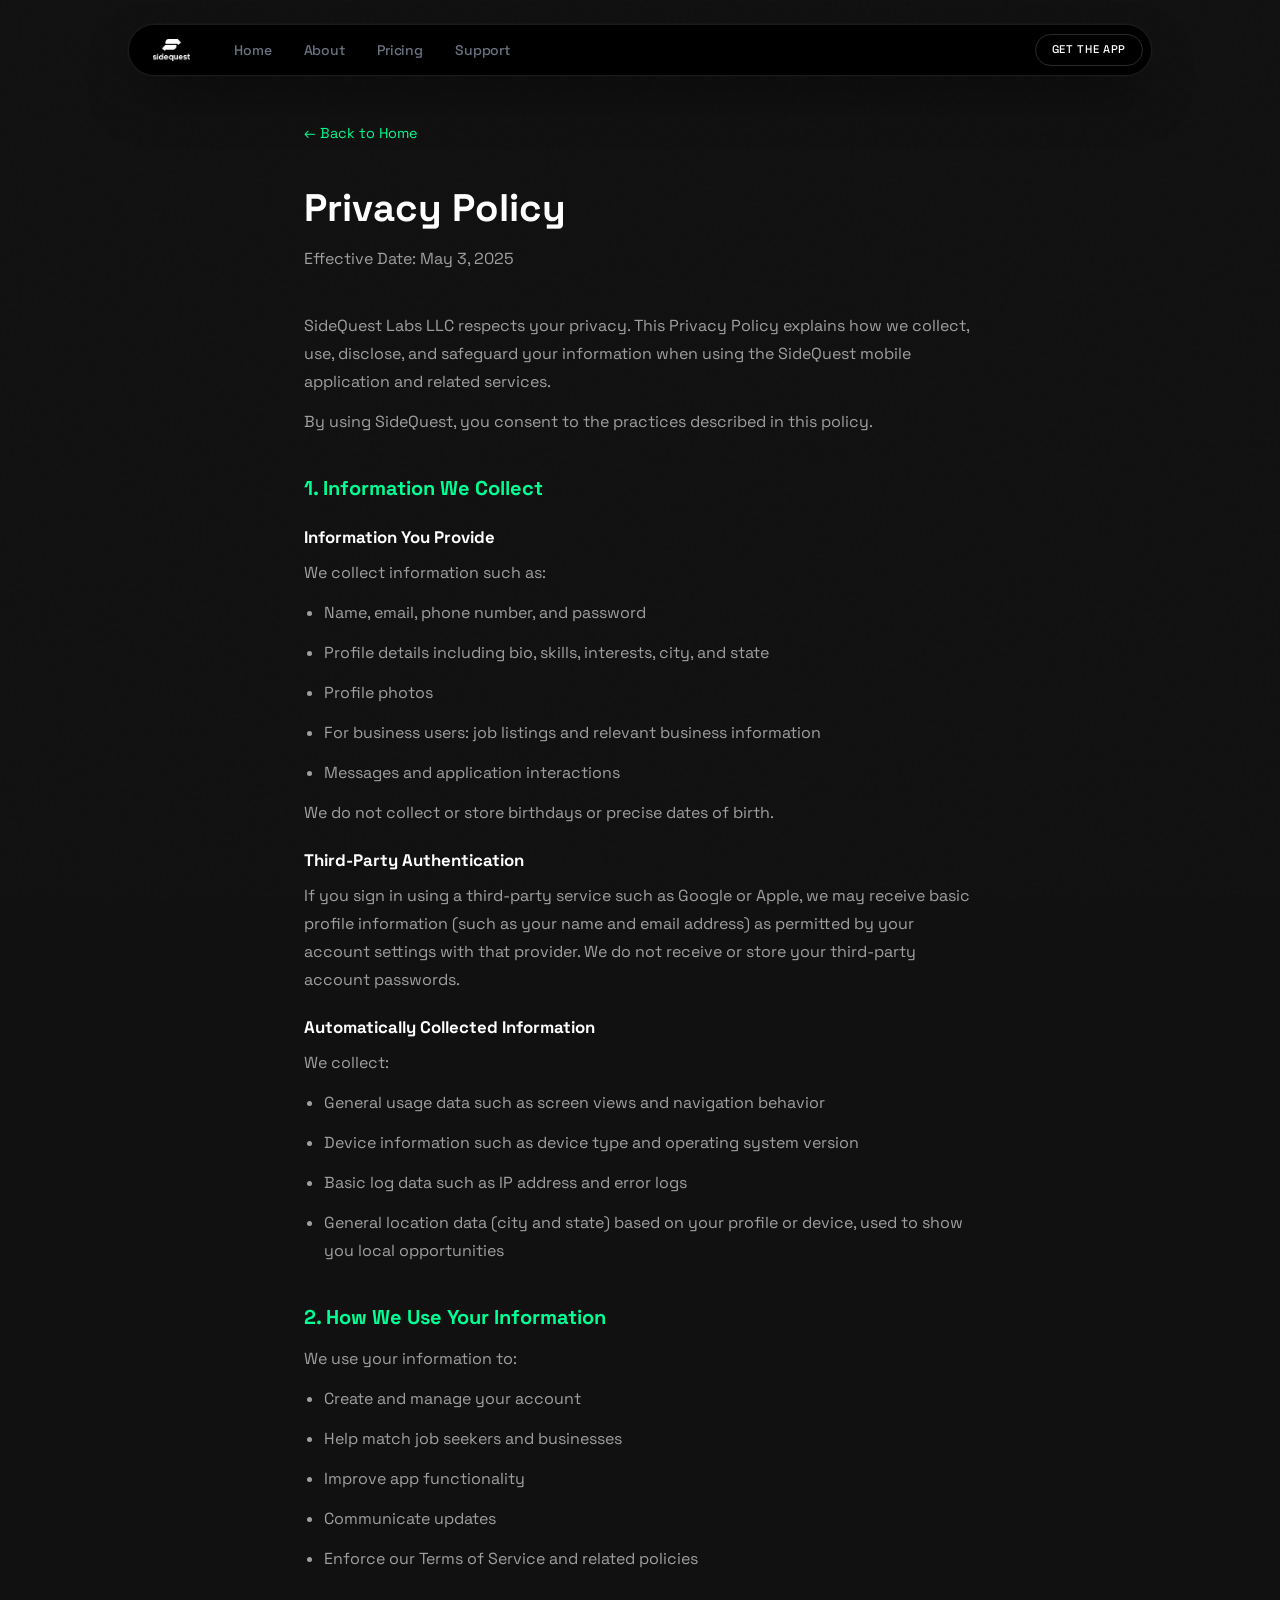
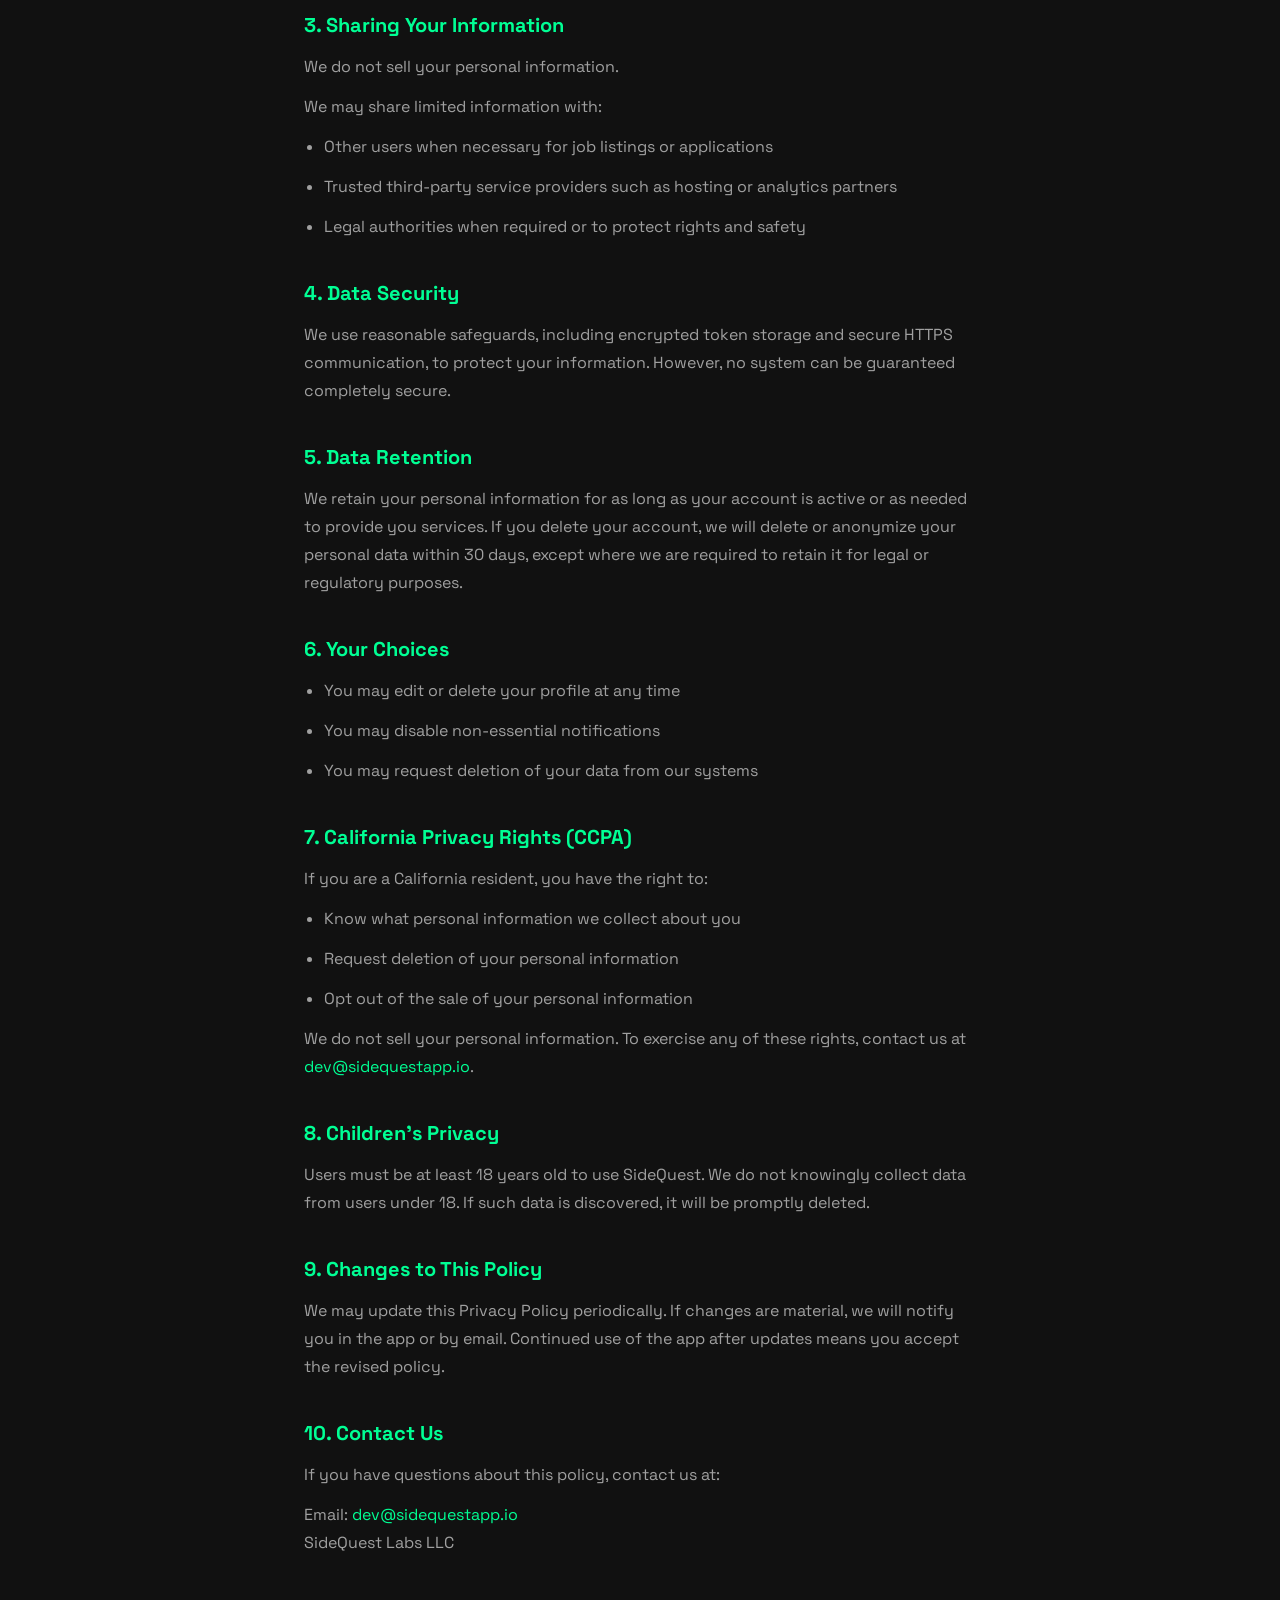
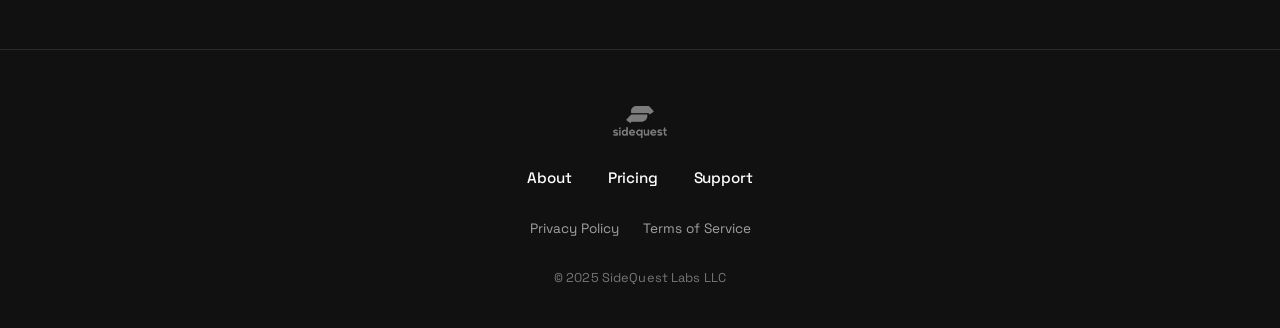
<file: privacy.html>
<!DOCTYPE html>
<html lang="en">
<head>
  <meta charset="UTF-8" />
  <meta name="viewport" content="width=device-width, initial-scale=1.0" />
  <title>Privacy Policy - SideQuest</title>
  <link rel="stylesheet" href="styles.css" />
  <link href="https://fonts.googleapis.com/css2?family=Space+Grotesk:wght@400;500;600;700&display=swap" rel="stylesheet">
  <style>
    .legal-container {
      max-width: 720px;
      margin: 0 auto;
      padding: 120px 24px 80px;
    }
    .legal-container h1 {
      font-size: 2.4rem;
      color: var(--text);
      margin-bottom: 8px;
    }
    .legal-date {
      color: var(--text-muted);
      margin-bottom: 40px;
      display: block;
    }
    .legal-container h2 {
      font-size: 1.25rem;
      color: var(--green);
      margin-top: 36px;
      margin-bottom: 12px;
    }
    .legal-container h3 {
      font-size: 1.05rem;
      color: var(--text);
      margin-top: 20px;
      margin-bottom: 8px;
    }
    .legal-container p,
    .legal-container li {
      color: var(--text-muted);
      line-height: 1.75;
      margin-bottom: 12px;
    }
    .legal-container ul {
      padding-left: 20px;
      margin-bottom: 12px;
    }
    .legal-container a,
    .legal-container a:visited {
      color: var(--green);
      text-decoration: none;
    }
    .legal-container a:hover {
      text-decoration: underline;
    }
    .legal-back {
      display: inline-block;
      margin-bottom: 32px;
      color: var(--text-muted);
      text-decoration: none;
      font-size: 0.9rem;
    }
    .legal-back:hover {
      color: var(--green);
    }
  </style>
</head>
<body>

  <!-- NAV (pill — mirrors the web-ui `PillNavbar`) -->
  <nav class="lp-nav-pill" aria-label="Primary">
    <div class="lp-nav-pill-left">
      <a href="/" class="lp-nav-pill-logo" aria-label="SideQuest home">
        <img src="assets/logo.png" alt="SideQuest">
      </a>
      <div class="lp-nav-pill-links">
        <a href="/" class="lp-nav-pill-link">Home</a>
        <a href="/about.html" class="lp-nav-pill-link">About</a>
        <a href="/pricing.html" class="lp-nav-pill-link">Pricing</a>
        <a href="/support.html" class="lp-nav-pill-link" data-collapse>Support</a>
      </div>
    </div>
    <a href="https://apps.apple.com/us/app/sidequest-find-local-jobs/id6760982014" target="_blank" rel="noopener" class="lp-nav-pill-cta">Get the App</a>
  </nav>

  <div class="legal-container">
    <a href="/" class="legal-back">&larr; Back to Home</a>
    <h1>Privacy Policy</h1>
    <span class="legal-date">Effective Date: May 3, 2025</span>

    <p>SideQuest Labs LLC respects your privacy. This Privacy Policy explains how we collect, use, disclose, and safeguard your information when using the SideQuest mobile application and related services.</p>
    <p>By using SideQuest, you consent to the practices described in this policy.</p>

    <h2>1. Information We Collect</h2>

    <h3>Information You Provide</h3>
    <p>We collect information such as:</p>
    <ul>
      <li>Name, email, phone number, and password</li>
      <li>Profile details including bio, skills, interests, city, and state</li>
      <li>Profile photos</li>
      <li>For business users: job listings and relevant business information</li>
      <li>Messages and application interactions</li>
    </ul>
    <p>We do not collect or store birthdays or precise dates of birth.</p>

    <h3>Third-Party Authentication</h3>
    <p>If you sign in using a third-party service such as Google or Apple, we may receive basic profile information (such as your name and email address) as permitted by your account settings with that provider. We do not receive or store your third-party account passwords.</p>

    <h3>Automatically Collected Information</h3>
    <p>We collect:</p>
    <ul>
      <li>General usage data such as screen views and navigation behavior</li>
      <li>Device information such as device type and operating system version</li>
      <li>Basic log data such as IP address and error logs</li>
      <li>General location data (city and state) based on your profile or device, used to show you local opportunities</li>
    </ul>

    <h2>2. How We Use Your Information</h2>
    <p>We use your information to:</p>
    <ul>
      <li>Create and manage your account</li>
      <li>Help match job seekers and businesses</li>
      <li>Improve app functionality</li>
      <li>Communicate updates</li>
      <li>Enforce our Terms of Service and related policies</li>
    </ul>

    <h2>3. Sharing Your Information</h2>
    <p>We do not sell your personal information.</p>
    <p>We may share limited information with:</p>
    <ul>
      <li>Other users when necessary for job listings or applications</li>
      <li>Trusted third-party service providers such as hosting or analytics partners</li>
      <li>Legal authorities when required or to protect rights and safety</li>
    </ul>

    <h2>4. Data Security</h2>
    <p>We use reasonable safeguards, including encrypted token storage and secure HTTPS communication, to protect your information. However, no system can be guaranteed completely secure.</p>

    <h2>5. Data Retention</h2>
    <p>We retain your personal information for as long as your account is active or as needed to provide you services. If you delete your account, we will delete or anonymize your personal data within 30 days, except where we are required to retain it for legal or regulatory purposes.</p>

    <h2>6. Your Choices</h2>
    <ul>
      <li>You may edit or delete your profile at any time</li>
      <li>You may disable non-essential notifications</li>
      <li>You may request deletion of your data from our systems</li>
    </ul>

    <h2>7. California Privacy Rights (CCPA)</h2>
    <p>If you are a California resident, you have the right to:</p>
    <ul>
      <li>Know what personal information we collect about you</li>
      <li>Request deletion of your personal information</li>
      <li>Opt out of the sale of your personal information</li>
    </ul>
    <p>We do not sell your personal information. To exercise any of these rights, contact us at <a href="mailto:dev@sidequestapp.io">dev@sidequestapp.io</a>.</p>

    <h2>8. Children's Privacy</h2>
    <p>Users must be at least 18 years old to use SideQuest. We do not knowingly collect data from users under 18. If such data is discovered, it will be promptly deleted.</p>

    <h2>9. Changes to This Policy</h2>
    <p>We may update this Privacy Policy periodically. If changes are material, we will notify you in the app or by email. Continued use of the app after updates means you accept the revised policy.</p>

    <h2>10. Contact Us</h2>
    <p>If you have questions about this policy, contact us at:</p>
    <p>
      Email: <a href="mailto:dev@sidequestapp.io">dev@sidequestapp.io</a><br>
      SideQuest Labs LLC
    </p>
  </div>

  <footer class="footer">
    <img src="assets/logo.png" alt="SideQuest" class="footer-logo">
    <div class="footer-nav">
      <a href="/about.html">About</a>
      <a href="/pricing.html">Pricing</a>
      <a href="/support.html">Support</a>
    </div>
    <div class="footer-legal">
      <a href="/privacy.html">Privacy Policy</a>
      <a href="/terms.html">Terms of Service</a>
    </div>
    <p class="footer-copyright">&copy; 2025 SideQuest Labs LLC</p>
  </footer>

</body>
</html>
</file>
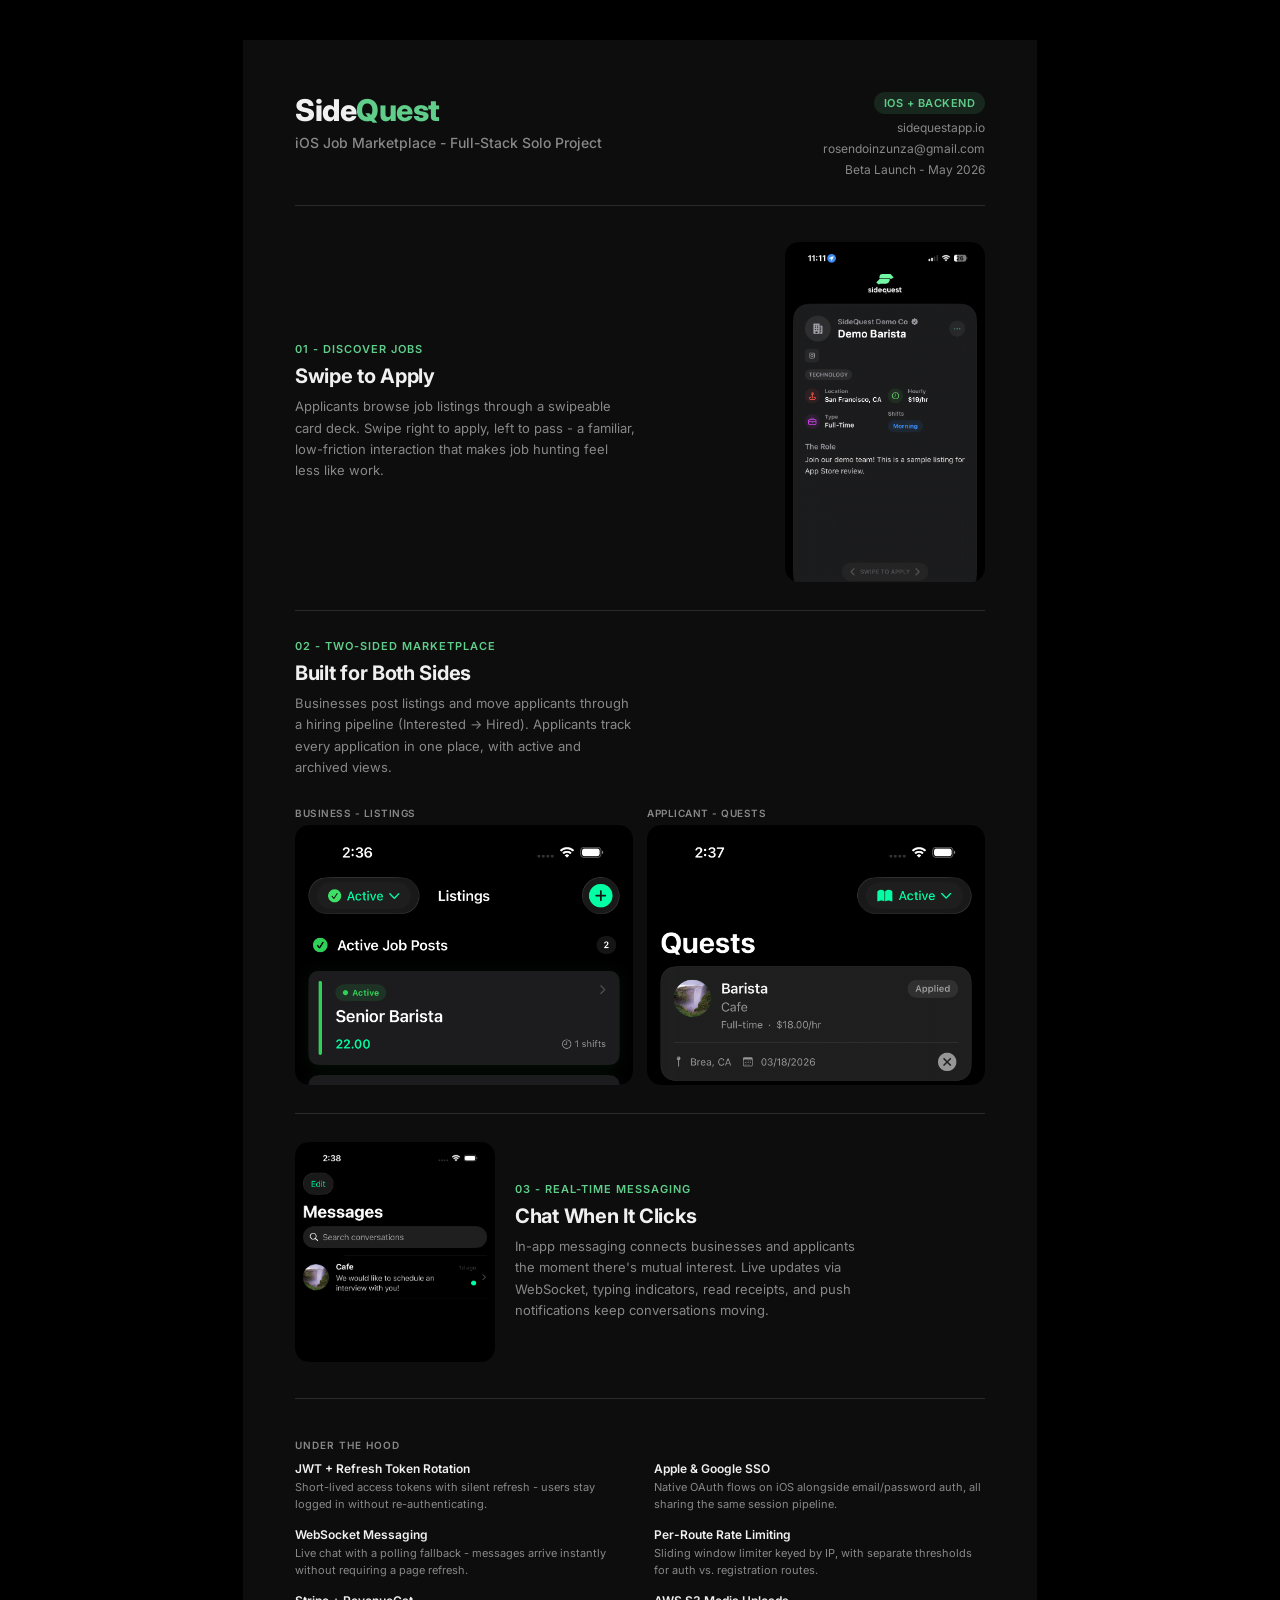
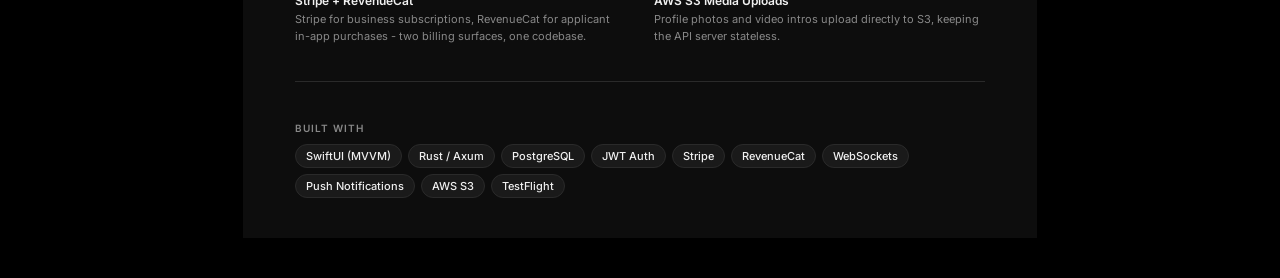
<file: sidequest-portfolio.html>
<!DOCTYPE html>
<html lang="en">
<head>
  <meta charset="UTF-8" />
  <meta name="viewport" content="width=device-width, initial-scale=1.0" />
  <title>SideQuest - Portfolio</title>
  <link rel="preconnect" href="https://fonts.googleapis.com" />
  <link rel="preconnect" href="https://fonts.gstatic.com" crossorigin />
  <link href="https://fonts.googleapis.com/css2?family=Inter:wght@400;500;600;700;800&display=swap" rel="stylesheet" />
  <style>
    :root {
      --accent: #60CD8B;
      --accent-light: #60CD8B22;
      --bg: #0d0d0d;
      --surface: #1a1a1a;
      --border: #2a2a2a;
      --text: #f0f0f0;
      --muted: #888;
      --radius: 14px;
    }

    * {
      margin: 0;
      padding: 0;
      box-sizing: border-box;
    }

    body {
      font-family: 'Inter', system-ui, sans-serif;
      background: #000;
      color: var(--text);
      -webkit-font-smoothing: antialiased;
    }

    /* ── Page container - A4 proportions ── */
    .page {
      width: 794px;
      min-height: 1123px;
      background: var(--bg);
      margin: 40px auto;
      padding: 52px 52px 40px;
      display: flex;
      flex-direction: column;
      gap: 36px;
      box-shadow: 0 4px 40px rgba(0,0,0,0.12);
    }

    /* ── Header ── */
    .header {
      display: flex;
      align-items: flex-start;
      justify-content: space-between;
      padding-bottom: 28px;
      border-bottom: 1px solid var(--border);
    }

    .header-left {
      display: flex;
      flex-direction: column;
      gap: 6px;
    }

    .app-name {
      font-size: 30px;
      font-weight: 800;
      letter-spacing: -0.5px;
      color: var(--text);
    }

    .app-name span {
      color: var(--accent);
    }

    .tagline {
      font-size: 14px;
      color: var(--muted);
      font-weight: 500;
    }

    .header-right {
      display: flex;
      flex-direction: column;
      align-items: flex-end;
      gap: 6px;
    }

    .role-badge {
      font-size: 11px;
      font-weight: 600;
      letter-spacing: 0.5px;
      text-transform: uppercase;
      color: var(--accent);
      background: var(--accent-light);
      padding: 4px 10px;
      border-radius: 20px;
    }

    .header-right p {
      font-size: 12px;
      color: var(--muted);
    }

    /* ── Sections ── */
    .sections {
      display: flex;
      flex-direction: column;
      gap: 28px;
      flex: 1;
    }

    .section {
      display: grid;
      gap: 20px;
      align-items: center;
    }

    .section.layout-full {
      grid-template-columns: 1fr 200px;
    }

    .section.layout-split {
      grid-template-columns: 1fr 1fr;
    }

    .section.layout-chat {
      grid-template-columns: 200px 1fr;
    }

    .section-text {
      display: flex;
      flex-direction: column;
      gap: 8px;
    }

    .section-number {
      font-size: 11px;
      font-weight: 600;
      letter-spacing: 1px;
      text-transform: uppercase;
      color: var(--accent);
    }

    .section-title {
      font-size: 20px;
      font-weight: 700;
      letter-spacing: -0.3px;
      color: var(--text);
    }

    .section-desc {
      font-size: 13px;
      line-height: 1.65;
      color: var(--muted);
      max-width: 340px;
    }

    /* ── Screenshots ── */
    .screenshot {
      border-radius: var(--radius);
      overflow: hidden;
      display: flex;
      align-items: center;
      justify-content: center;
      background: var(--surface);
    }

    .screenshot.tall  { height: 340px; }
    .screenshot.medium { height: 260px; }
    .screenshot.short  { height: 220px; }

    .screenshot img {
      width: 100%;
      height: 100%;
      object-fit: cover;
      object-position: top;
      display: block;
    }

    /* Two-up layout for section 2 */
    .two-up {
      display: grid;
      grid-template-columns: 1fr 1fr;
      gap: 14px;
    }

    .two-up-label {
      font-size: 10px;
      font-weight: 600;
      letter-spacing: 0.5px;
      text-transform: uppercase;
      color: var(--muted);
      margin-bottom: 6px;
    }

    /* ── Divider ── */
    .divider {
      height: 1px;
      background: var(--border);
    }

    /* ── Under the Hood ── */
    .hood {
      padding-top: 4px;
    }

    .hood-grid {
      display: grid;
      grid-template-columns: 1fr 1fr;
      gap: 14px 28px;
      margin-top: 2px;
    }

    .hood-item {
      display: flex;
      flex-direction: column;
      gap: 3px;
    }

    .hood-title {
      font-size: 12px;
      font-weight: 600;
      color: var(--text);
    }

    .hood-desc {
      font-size: 11px;
      line-height: 1.55;
      color: var(--muted);
    }

    /* ── Tech stack footer ── */
    .stack {
      padding-top: 4px;
    }

    .stack-label {
      font-size: 10px;
      font-weight: 600;
      letter-spacing: 1px;
      text-transform: uppercase;
      color: var(--muted);
      margin-bottom: 10px;
    }

    .stack-chips {
      display: flex;
      flex-wrap: wrap;
      gap: 6px;
    }

    .chip {
      font-size: 11px;
      font-weight: 500;
      color: var(--text);
      background: var(--surface);
      border: 1px solid var(--border);
      padding: 4px 10px;
      border-radius: 20px;
    }

    /* ── Print ── */
    @media print {
      body { background: #000; }
      .page {
        margin: 0;
        box-shadow: none;
        width: 100%;
        padding: 36px 44px;
      }
    }
  </style>
</head>
<body>
  <div class="page">

    <!-- Header -->
    <div class="header">
      <div class="header-left">
        <div class="app-name">Side<span>Quest</span></div>
        <div class="tagline">iOS Job Marketplace - Full-Stack Solo Project</div>
      </div>
      <div class="header-right">
        <div class="role-badge">iOS + Backend</div>
        <p>sidequestapp.io</p>
        <p>rosendoinzunza@gmail.com</p>
        <p>Beta Launch - May 2026</p>
      </div>
    </div>

    <div class="sections">

      <!-- Section 1: Discover Jobs -->
      <div class="section layout-full">
        <div class="section-text">
          <div class="section-number">01 - Discover Jobs</div>
          <div class="section-title">Swipe to Apply</div>
          <div class="section-desc">
            Applicants browse job listings through a swipeable card deck.
            Swipe right to apply, left to pass - a familiar, low-friction
            interaction that makes job hunting feel less like work.
          </div>
        </div>
        <div class="screenshot tall">
          <img src="screenshots/Applicant_feed_view.png" alt="Applicant feed view" />
        </div>
      </div>

      <div class="divider"></div>

      <!-- Section 2: Two-Sided Marketplace -->
      <div class="section-text">
        <div class="section-number">02 - Two-Sided Marketplace</div>
        <div class="section-title">Built for Both Sides</div>
        <div class="section-desc">
          Businesses post listings and move applicants through a hiring pipeline
          (Interested → Hired). Applicants track every application in one place,
          with active and archived views.
        </div>
      </div>
      <div class="two-up">
        <div>
          <div class="two-up-label">Business - Listings</div>
          <div class="screenshot medium">
            <img src="screenshots/biz_listings.view.png" alt="Business listings view" />
          </div>
        </div>
        <div>
          <div class="two-up-label">Applicant - Quests</div>
          <div class="screenshot medium">
            <img src="screenshots/applicant_quests_view.png" alt="Applicant quests view" />
          </div>
        </div>
      </div>

      <div class="divider"></div>

      <!-- Section 3: Messaging -->
      <div class="section layout-chat">
        <div class="screenshot short">
          <img src="screenshots/conversation_view.png" alt="Conversation view" />
        </div>
        <div class="section-text">
          <div class="section-number">03 - Real-Time Messaging</div>
          <div class="section-title">Chat When It Clicks</div>
          <div class="section-desc">
            In-app messaging connects businesses and applicants the moment
            there's mutual interest. Live updates via WebSocket, typing
            indicators, read receipts, and push notifications keep
            conversations moving.
          </div>
        </div>
      </div>

    </div>

    <!-- Under the Hood -->
    <div class="divider"></div>
    <div class="hood">
      <div class="stack-label">Under the Hood</div>
      <div class="hood-grid">
        <div class="hood-item">
          <div class="hood-title">JWT + Refresh Token Rotation</div>
          <div class="hood-desc">Short-lived access tokens with silent refresh - users stay logged in without re-authenticating.</div>
        </div>
        <div class="hood-item">
          <div class="hood-title">Apple &amp; Google SSO</div>
          <div class="hood-desc">Native OAuth flows on iOS alongside email/password auth, all sharing the same session pipeline.</div>
        </div>
        <div class="hood-item">
          <div class="hood-title">WebSocket Messaging</div>
          <div class="hood-desc">Live chat with a polling fallback - messages arrive instantly without requiring a page refresh.</div>
        </div>
        <div class="hood-item">
          <div class="hood-title">Per-Route Rate Limiting</div>
          <div class="hood-desc">Sliding window limiter keyed by IP, with separate thresholds for auth vs. registration routes.</div>
        </div>
        <div class="hood-item">
          <div class="hood-title">Stripe + RevenueCat</div>
          <div class="hood-desc">Stripe for business subscriptions, RevenueCat for applicant in-app purchases - two billing surfaces, one codebase.</div>
        </div>
        <div class="hood-item">
          <div class="hood-title">AWS S3 Media Uploads</div>
          <div class="hood-desc">Profile photos and video intros upload directly to S3, keeping the API server stateless.</div>
        </div>
      </div>
    </div>

    <!-- Tech Stack -->
    <div class="divider"></div>
    <div class="stack">
      <div class="stack-label">Built with</div>
      <div class="stack-chips">
        <span class="chip">SwiftUI (MVVM)</span>
        <span class="chip">Rust / Axum</span>
        <span class="chip">PostgreSQL</span>
        <span class="chip">JWT Auth</span>
        <span class="chip">Stripe</span>
        <span class="chip">RevenueCat</span>
        <span class="chip">WebSockets</span>
        <span class="chip">Push Notifications</span>
        <span class="chip">AWS S3</span>
        <span class="chip">TestFlight</span>
      </div>
    </div>

  </div>
</body>
</html>
</file>
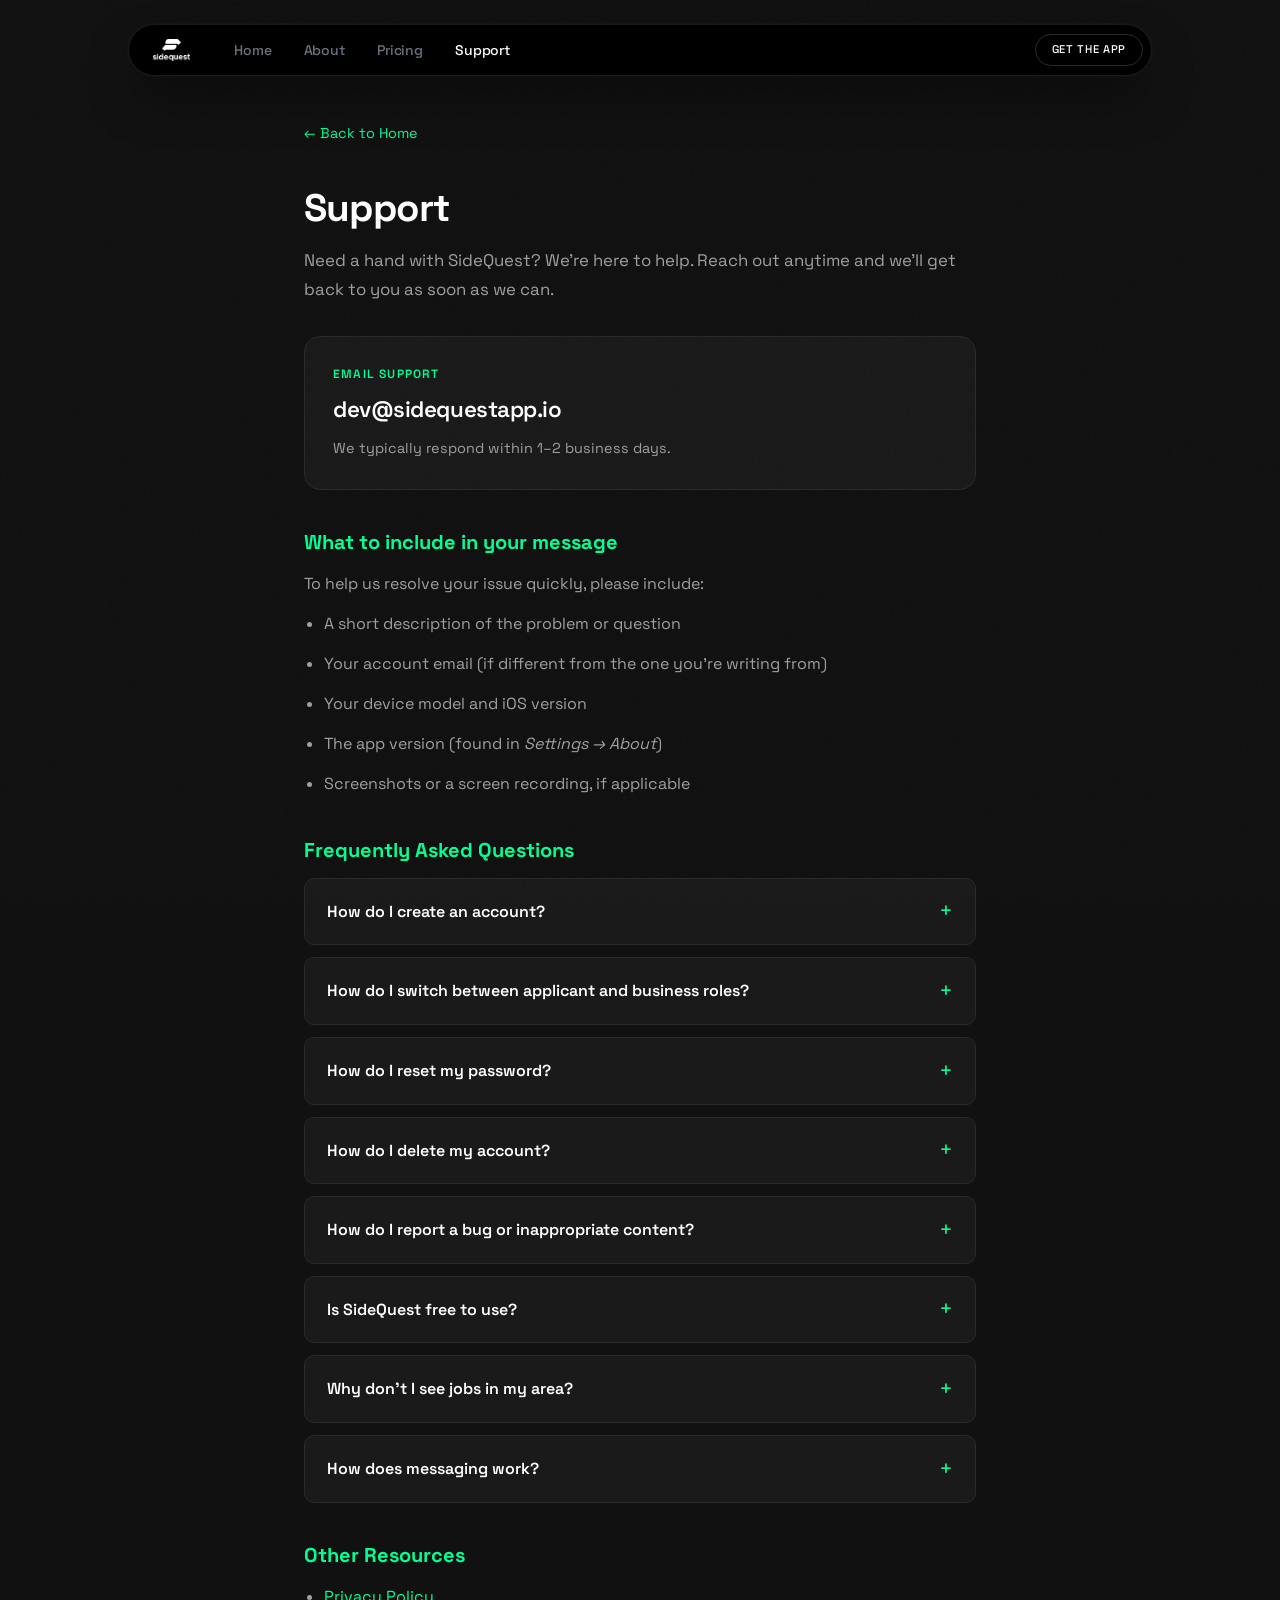
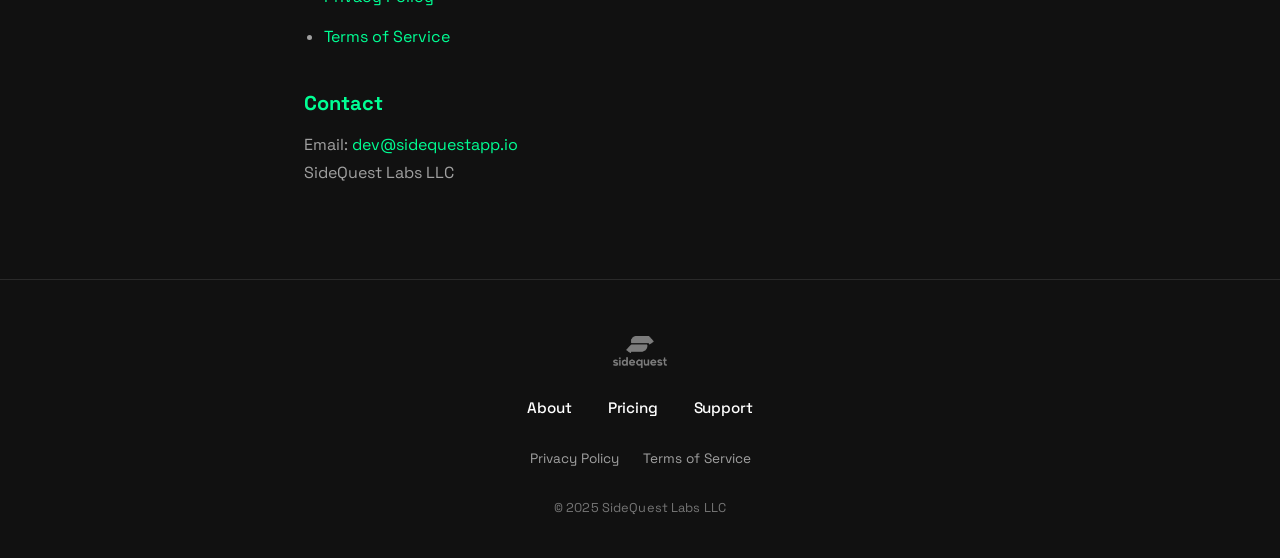
<file: support.html>
<!DOCTYPE html>
<html lang="en">
<head>
  <meta charset="UTF-8" />
  <meta name="viewport" content="width=device-width, initial-scale=1.0" />
  <title>Support - SideQuest</title>
  <link rel="stylesheet" href="styles.css" />
  <link href="https://fonts.googleapis.com/css2?family=Space+Grotesk:wght@400;500;600;700&display=swap" rel="stylesheet">
  <style>
    .legal-container {
      max-width: 720px;
      margin: 0 auto;
      padding: 120px 24px 80px;
    }
    .legal-container h1 {
      font-size: 2.4rem;
      color: var(--text);
      margin-bottom: 8px;
      letter-spacing: -0.03em;
    }
    .legal-lead {
      color: var(--text-muted);
      font-size: 1.05rem;
      line-height: 1.7;
      margin-bottom: 32px;
      display: block;
    }
    .legal-container h2 {
      font-size: 1.25rem;
      color: var(--green);
      margin-top: 36px;
      margin-bottom: 12px;
    }
    .legal-container h3 {
      font-size: 1.05rem;
      color: var(--text);
      margin-top: 20px;
      margin-bottom: 8px;
    }
    .legal-container p,
    .legal-container li {
      color: var(--text-muted);
      line-height: 1.75;
      margin-bottom: 12px;
    }
    .legal-container ul {
      padding-left: 20px;
      margin-bottom: 12px;
    }
    .legal-container a,
    .legal-container a:visited {
      color: var(--green);
      text-decoration: none;
    }
    .legal-container a:hover {
      text-decoration: underline;
    }
    .legal-back {
      display: inline-block;
      margin-bottom: 32px;
      color: var(--text-muted);
      text-decoration: none;
      font-size: 0.9rem;
    }
    .legal-back:hover {
      color: var(--green);
    }

    /* Support-specific */
    .contact-card {
      background: var(--surface);
      border: 1px solid var(--border);
      border-radius: var(--radius);
      padding: 28px;
      margin: 24px 0 12px;
      display: flex;
      flex-direction: column;
      gap: 8px;
    }
    .contact-card .contact-label {
      font-size: 0.75rem;
      font-weight: 600;
      color: var(--green);
      text-transform: uppercase;
      letter-spacing: 0.1em;
    }
    .contact-card .contact-email {
      font-size: 1.4rem;
      font-weight: 600;
      color: var(--text);
      letter-spacing: -0.02em;
      text-decoration: none;
    }
    .contact-card .contact-email:hover {
      color: var(--green);
      text-decoration: none;
    }
    .contact-card .contact-meta {
      font-size: 0.9rem;
      color: var(--text-muted);
      margin: 0;
    }

    .faq-item {
      background: var(--surface);
      border: 1px solid var(--border);
      border-radius: var(--radius-sm);
      padding: 20px 22px;
      margin-bottom: 12px;
      transition: border-color 0.2s ease;
    }
    .faq-item:hover {
      border-color: rgba(34,197,94,0.3);
    }
    .faq-item summary {
      cursor: pointer;
      font-weight: 600;
      color: var(--text);
      list-style: none;
      display: flex;
      justify-content: space-between;
      align-items: center;
      gap: 16px;
    }
    .faq-item summary::-webkit-details-marker { display: none; }
    .faq-item summary::after {
      content: '+';
      color: var(--green);
      font-size: 1.4rem;
      font-weight: 400;
      transition: transform 0.2s ease;
      line-height: 1;
    }
    .faq-item[open] summary::after {
      transform: rotate(45deg);
    }
    .faq-item p {
      margin-top: 12px;
      margin-bottom: 0;
    }
  </style>
</head>
<body>

  <!-- NAV (pill — mirrors the web-ui `PillNavbar`) -->
  <nav class="lp-nav-pill" aria-label="Primary">
    <div class="lp-nav-pill-left">
      <a href="/" class="lp-nav-pill-logo" aria-label="SideQuest home">
        <img src="assets/logo.png" alt="SideQuest">
      </a>
      <div class="lp-nav-pill-links">
        <a href="/" class="lp-nav-pill-link">Home</a>
        <a href="/about.html" class="lp-nav-pill-link">About</a>
        <a href="/pricing.html" class="lp-nav-pill-link">Pricing</a>
        <a href="/support.html" class="lp-nav-pill-link is-active" data-collapse>Support</a>
      </div>
    </div>
    <a href="https://apps.apple.com/us/app/sidequest-find-local-jobs/id6760982014" target="_blank" rel="noopener" class="lp-nav-pill-cta">Get the App</a>
  </nav>

  <div class="legal-container">
    <a href="/" class="legal-back">&larr; Back to Home</a>
    <h1>Support</h1>
    <span class="legal-lead">Need a hand with SideQuest? We're here to help. Reach out anytime and we'll get back to you as soon as we can.</span>

    <div class="contact-card">
      <span class="contact-label">Email Support</span>
      <a href="mailto:dev@sidequestapp.io" class="contact-email">dev@sidequestapp.io</a>
      <p class="contact-meta">We typically respond within 1&ndash;2 business days.</p>
    </div>

    <h2>What to include in your message</h2>
    <p>To help us resolve your issue quickly, please include:</p>
    <ul>
      <li>A short description of the problem or question</li>
      <li>Your account email (if different from the one you're writing from)</li>
      <li>Your device model and iOS version</li>
      <li>The app version (found in <em>Settings &rarr; About</em>)</li>
      <li>Screenshots or a screen recording, if applicable</li>
    </ul>

    <h2>Frequently Asked Questions</h2>

    <details class="faq-item">
      <summary>How do I create an account?</summary>
      <p>Open the app, tap <strong>Sign Up</strong>, and choose to continue with email, Google, or Apple. You'll then pick a role (applicant or business) and complete a short profile.</p>
    </details>

    <details class="faq-item">
      <summary>How do I switch between applicant and business roles?</summary>
      <p>Roles are tied to your profile. To change roles, head to <strong>Settings &rarr; Account</strong>, or contact support if you need help moving an existing account.</p>
    </details>

    <details class="faq-item">
      <summary>How do I reset my password?</summary>
      <p>On the sign-in screen, tap <strong>Forgot Password</strong> and enter your account email. We'll send a reset link. If you don't see it within a few minutes, check your spam folder.</p>
    </details>

    <details class="faq-item">
      <summary>How do I delete my account?</summary>
      <p>Go to <strong>Settings &rarr; Account &rarr; Delete Account</strong> in the app. Your personal data will be deleted or anonymized within 30 days, as described in our <a href="/privacy.html">Privacy Policy</a>.</p>
    </details>

    <details class="faq-item">
      <summary>How do I report a bug or inappropriate content?</summary>
      <p>You can flag a listing or user directly from their profile by tapping the <strong>Report</strong> option. For bugs, email us at <a href="mailto:dev@sidequestapp.io">dev@sidequestapp.io</a> with details and a screenshot if possible.</p>
    </details>

    <details class="faq-item">
      <summary>Is SideQuest free to use?</summary>
      <p>Yes. SideQuest is free for both applicants and businesses to use. Some optional features may be added over time, but the core experience will remain free.</p>
    </details>

    <details class="faq-item">
      <summary>Why don't I see jobs in my area?</summary>
      <p>SideQuest is currently rolling out city by city. If your area is light on listings, your account is still active and ready to go as soon as more local businesses join. Make sure your city and state are set correctly in your profile.</p>
    </details>

    <details class="faq-item">
      <summary>How does messaging work?</summary>
      <p>Once you apply to a gig (or an applicant applies to your listing), a chat thread opens automatically. You'll get a notification when there's a new message.</p>
    </details>

    <h2>Other Resources</h2>
    <ul>
      <li><a href="/privacy.html">Privacy Policy</a></li>
      <li><a href="/terms.html">Terms of Service</a></li>
    </ul>

    <h2>Contact</h2>
    <p>
      Email: <a href="mailto:dev@sidequestapp.io">dev@sidequestapp.io</a><br>
      SideQuest Labs LLC
    </p>
  </div>

  <footer class="footer">
    <img src="assets/logo.png" alt="SideQuest" class="footer-logo">
    <div class="footer-nav">
      <a href="/about.html">About</a>
      <a href="/pricing.html">Pricing</a>
      <a href="/support.html">Support</a>
    </div>
    <div class="footer-legal">
      <a href="/privacy.html">Privacy Policy</a>
      <a href="/terms.html">Terms of Service</a>
    </div>
    <p class="footer-copyright">&copy; 2025 SideQuest Labs LLC</p>
  </footer>

</body>
</html>
</file>
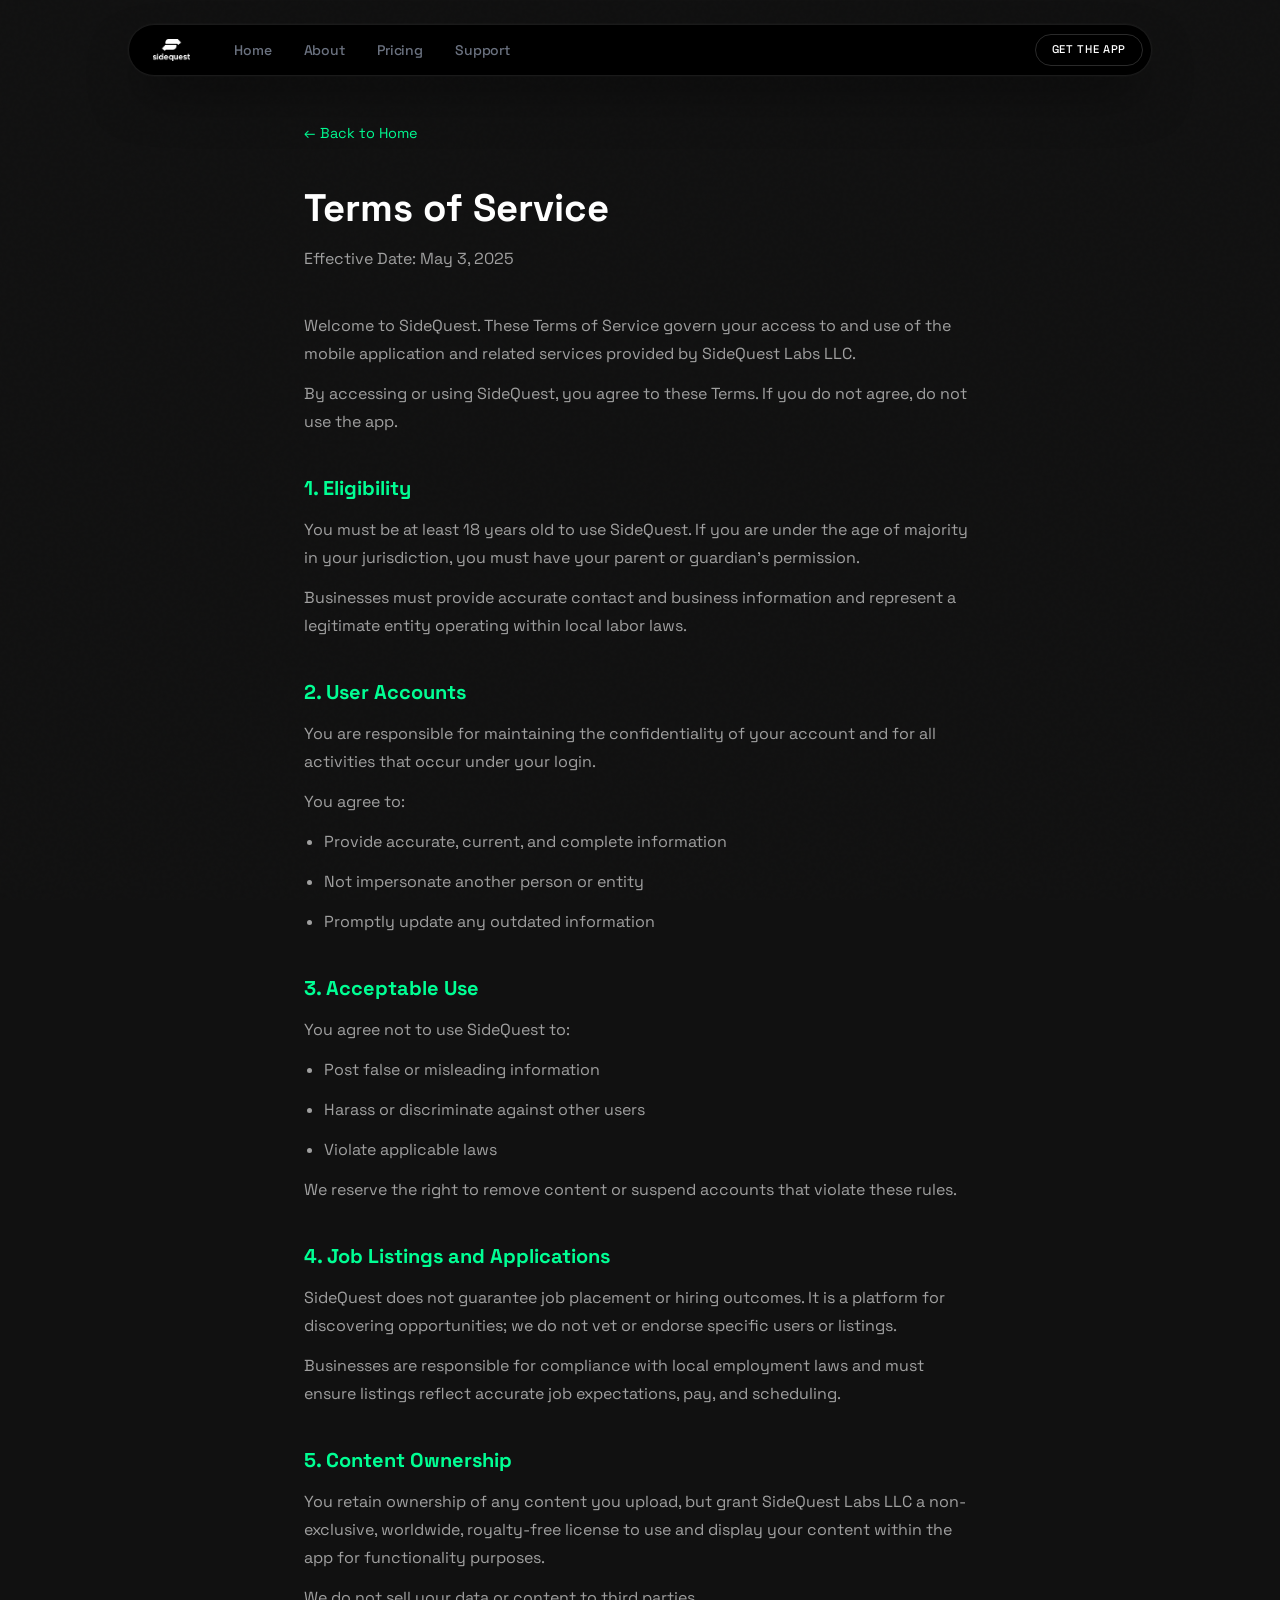
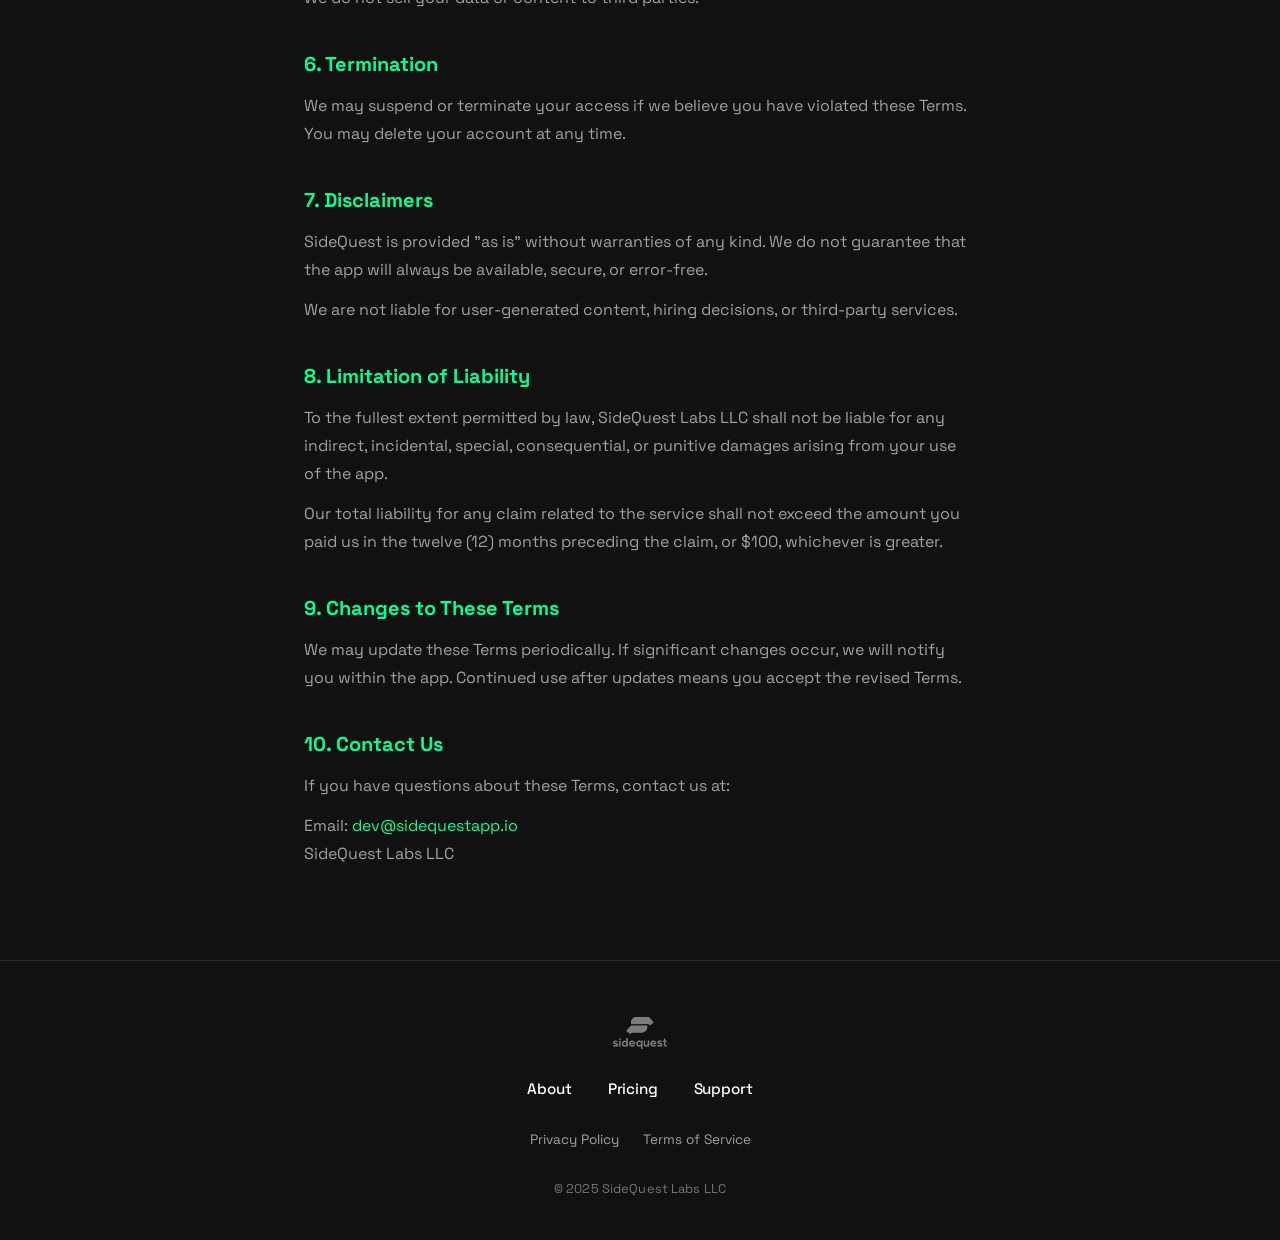
<file: terms.html>
<!DOCTYPE html>
<html lang="en">
<head>
  <meta charset="UTF-8" />
  <meta name="viewport" content="width=device-width, initial-scale=1.0" />
  <title>Terms of Service - SideQuest</title>
  <link rel="stylesheet" href="styles.css" />
  <link href="https://fonts.googleapis.com/css2?family=Space+Grotesk:wght@400;500;600;700&display=swap" rel="stylesheet">
  <style>
    .legal-container {
      max-width: 720px;
      margin: 0 auto;
      padding: 120px 24px 80px;
    }
    .legal-container h1 {
      font-size: 2.4rem;
      color: var(--text);
      margin-bottom: 8px;
    }
    .legal-date {
      color: var(--text-muted);
      margin-bottom: 40px;
      display: block;
    }
    .legal-container h2 {
      font-size: 1.25rem;
      color: var(--green);
      margin-top: 36px;
      margin-bottom: 12px;
    }
    .legal-container p,
    .legal-container li {
      color: var(--text-muted);
      line-height: 1.75;
      margin-bottom: 12px;
    }
    .legal-container ul {
      padding-left: 20px;
      margin-bottom: 12px;
    }
    .legal-container a,
    .legal-container a:visited {
      color: var(--green);
      text-decoration: none;
    }
    .legal-container a:hover {
      text-decoration: underline;
    }
    .legal-back {
      display: inline-block;
      margin-bottom: 32px;
      color: var(--text-muted);
      text-decoration: none;
      font-size: 0.9rem;
    }
    .legal-back:hover {
      color: var(--green);
    }
  </style>
</head>
<body>

  <!-- NAV (pill — mirrors the web-ui `PillNavbar`) -->
  <nav class="lp-nav-pill" aria-label="Primary">
    <div class="lp-nav-pill-left">
      <a href="/" class="lp-nav-pill-logo" aria-label="SideQuest home">
        <img src="assets/logo.png" alt="SideQuest">
      </a>
      <div class="lp-nav-pill-links">
        <a href="/" class="lp-nav-pill-link">Home</a>
        <a href="/about.html" class="lp-nav-pill-link">About</a>
        <a href="/pricing.html" class="lp-nav-pill-link">Pricing</a>
        <a href="/support.html" class="lp-nav-pill-link" data-collapse>Support</a>
      </div>
    </div>
    <a href="https://apps.apple.com/us/app/sidequest-find-local-jobs/id6760982014" target="_blank" rel="noopener" class="lp-nav-pill-cta">Get the App</a>
  </nav>

  <div class="legal-container">
    <a href="/" class="legal-back">&larr; Back to Home</a>
    <h1>Terms of Service</h1>
    <span class="legal-date">Effective Date: May 3, 2025</span>

    <p>Welcome to SideQuest. These Terms of Service govern your access to and use of the mobile application and related services provided by SideQuest Labs LLC.</p>
    <p>By accessing or using SideQuest, you agree to these Terms. If you do not agree, do not use the app.</p>

    <h2>1. Eligibility</h2>
    <p>You must be at least 18 years old to use SideQuest. If you are under the age of majority in your jurisdiction, you must have your parent or guardian's permission.</p>
    <p>Businesses must provide accurate contact and business information and represent a legitimate entity operating within local labor laws.</p>

    <h2>2. User Accounts</h2>
    <p>You are responsible for maintaining the confidentiality of your account and for all activities that occur under your login.</p>
    <p>You agree to:</p>
    <ul>
      <li>Provide accurate, current, and complete information</li>
      <li>Not impersonate another person or entity</li>
      <li>Promptly update any outdated information</li>
    </ul>

    <h2>3. Acceptable Use</h2>
    <p>You agree not to use SideQuest to:</p>
    <ul>
      <li>Post false or misleading information</li>
      <li>Harass or discriminate against other users</li>
      <li>Violate applicable laws</li>
    </ul>
    <p>We reserve the right to remove content or suspend accounts that violate these rules.</p>

    <h2>4. Job Listings and Applications</h2>
    <p>SideQuest does not guarantee job placement or hiring outcomes. It is a platform for discovering opportunities; we do not vet or endorse specific users or listings.</p>
    <p>Businesses are responsible for compliance with local employment laws and must ensure listings reflect accurate job expectations, pay, and scheduling.</p>

    <h2>5. Content Ownership</h2>
    <p>You retain ownership of any content you upload, but grant SideQuest Labs LLC a non-exclusive, worldwide, royalty-free license to use and display your content within the app for functionality purposes.</p>
    <p>We do not sell your data or content to third parties.</p>

    <h2>6. Termination</h2>
    <p>We may suspend or terminate your access if we believe you have violated these Terms. You may delete your account at any time.</p>

    <h2>7. Disclaimers</h2>
    <p>SideQuest is provided "as is" without warranties of any kind. We do not guarantee that the app will always be available, secure, or error-free.</p>
    <p>We are not liable for user-generated content, hiring decisions, or third-party services.</p>

    <h2>8. Limitation of Liability</h2>
    <p>To the fullest extent permitted by law, SideQuest Labs LLC shall not be liable for any indirect, incidental, special, consequential, or punitive damages arising from your use of the app.</p>
    <p>Our total liability for any claim related to the service shall not exceed the amount you paid us in the twelve (12) months preceding the claim, or $100, whichever is greater.</p>

    <h2>9. Changes to These Terms</h2>
    <p>We may update these Terms periodically. If significant changes occur, we will notify you within the app. Continued use after updates means you accept the revised Terms.</p>

    <h2>10. Contact Us</h2>
    <p>If you have questions about these Terms, contact us at:</p>
    <p>
      Email: <a href="mailto:dev@sidequestapp.io">dev@sidequestapp.io</a><br>
      SideQuest Labs LLC
    </p>
  </div>

  <footer class="footer">
    <img src="assets/logo.png" alt="SideQuest" class="footer-logo">
    <div class="footer-nav">
      <a href="/about.html">About</a>
      <a href="/pricing.html">Pricing</a>
      <a href="/support.html">Support</a>
    </div>
    <div class="footer-legal">
      <a href="/privacy.html">Privacy Policy</a>
      <a href="/terms.html">Terms of Service</a>
    </div>
    <p class="footer-copyright">&copy; 2025 SideQuest Labs LLC</p>
  </footer>

</body>
</html>
</file>
<file: styles.css>
/* =========================================
   RESET & BASE
   ========================================= */
*, *::before, *::after {
  box-sizing: border-box;
  margin: 0;
  padding: 0;
}

:root {
  /* Brand mint — same hex as the web-ui (`#00FF94`). Token kept named
     `--green` to minimize churn across the other static pages. */
  --green: #00FF94;
  --green-dim: rgba(0, 255, 148, 0.15);
  --green-glow: rgba(0, 255, 148, 0.32);
  --green-dark: #0A2A1A;
  /* Blue is reserved for inline links only — mirrors the web-ui rule. */
  --blue: #3B82F6;
  --blue-hover: #2563EB;
  /* Surface stack — matches `palettes.ts "current"` and the login card. */
  --bg: #111111;
  --surface: #1A1A1A;
  --surface-2: #222222;
  --border: #2A2A2A;
  --border-strong: rgba(255,255,255,0.20);
  --text: #FFFFFF;
  --text-muted: #A0A0A0;
  --text-faint: #6B7280;
  --radius: 16px;
  --radius-sm: 10px;
}

html {
  scroll-behavior: smooth;
}

body {
  font-family: 'Space Grotesk', sans-serif;
  background-color: var(--bg);
  color: var(--text);
  line-height: 1.6;
  overflow-x: hidden;
}

/* =========================================
   NOISE OVERLAY (subtle texture)
   ========================================= */
body::before {
  content: '';
  position: fixed;
  inset: 0;
  background-image: url("data:image/svg+xml,%3Csvg viewBox='0 0 256 256' xmlns='http://www.w3.org/2000/svg'%3E%3Cfilter id='noise'%3E%3CfeTurbulence type='fractalNoise' baseFrequency='0.9' numOctaves='4' stitchTiles='stitch'/%3E%3C/filter%3E%3Crect width='100%25' height='100%25' filter='url(%23noise)' opacity='0.03'/%3E%3C/svg%3E");
  pointer-events: none;
  z-index: 0;
  opacity: 0.4;
}

/* =========================================
   NAV
   ========================================= */
.nav {
  position: fixed;
  top: 0;
  left: 0;
  right: 0;
  z-index: 100;
  display: flex;
  align-items: center;
  justify-content: space-between;
  padding: 16px 40px;
  background: rgba(11,11,15,0.7);
  backdrop-filter: blur(20px);
  -webkit-backdrop-filter: blur(20px);
  border-bottom: 1px solid var(--border);
}

.nav-logo {
  height: 32px;
  filter: invert(1);
}

.nav-actions {
  display: flex;
  align-items: center;
  gap: 10px;
}

.nav-cta,
.nav-cta:visited {
  background: var(--green);
  color: #000;
  font-weight: 700;
  font-size: 0.875rem;
  padding: 10px 20px;
  border-radius: 100px;
  text-decoration: none;
  transition: opacity 0.2s ease, transform 0.2s ease;
  letter-spacing: -0.01em;
}

.nav-cta:hover {
  opacity: 0.85;
  transform: scale(1.03);
}

.nav-cta-secondary,
.nav-cta-secondary:visited {
  background: linear-gradient(180deg, rgba(255,255,255,0.08) 0%, rgba(255,255,255,0.025) 100%);
  color: var(--text);
  font-weight: 700;
  font-size: 0.875rem;
  padding: 10px 20px;
  border-radius: 100px;
  border: 1px solid rgba(255,255,255,0.1);
  text-decoration: none;
  letter-spacing: -0.01em;
  box-shadow:
    inset 0 1px 0 rgba(255,255,255,0.06),
    0 2px 8px rgba(0,0,0,0.25);
  transition: background 0.2s ease, border-color 0.2s ease, transform 0.2s ease, box-shadow 0.2s ease;
}

.nav-cta-secondary:hover {
  background: linear-gradient(180deg, rgba(255,255,255,0.12) 0%, rgba(255,255,255,0.05) 100%);
  border-color: rgba(255,255,255,0.2);
  transform: scale(1.03);
  box-shadow:
    inset 0 1px 0 rgba(255,255,255,0.08),
    0 4px 14px rgba(0,0,0,0.35);
}

.nav-cta-secondary .nav-cta-short { display: none; }

@media (max-width: 540px) {
  .nav-actions { gap: 6px; }
  .nav-cta,
  .nav-cta-secondary {
    padding: 8px 14px;
    font-size: 0.8rem;
  }
  .nav-cta-secondary .nav-cta-full { display: none; }
  .nav-cta-secondary .nav-cta-short { display: inline; }
}

/* =========================================
   HERO
   ========================================= */
.hero {
  min-height: 100vh;
  display: flex;
  align-items: center;
  justify-content: center;
  gap: 80px;
  padding: 120px 40px 80px;
  position: relative;
  max-width: 1100px;
  margin: 0 auto;
}

/* ambient background glow */
.hero::before {
  content: '';
  position: absolute;
  top: 10%;
  left: 50%;
  transform: translateX(-50%);
  width: 800px;
  height: 500px;
  background: radial-gradient(ellipse, rgba(0,255,148,0.08) 0%, transparent 70%);
  pointer-events: none;
}

.hero-content {
  flex: 1 1 480px;
  max-width: 520px;
}

.badge {
  display: inline-block;
  background: var(--green-dim);
  color: var(--green);
  font-size: 0.8rem;
  font-weight: 600;
  padding: 6px 14px;
  border-radius: 100px;
  border: 1px solid rgba(0,255,148,0.25);
  margin-bottom: 24px;
  letter-spacing: 0.05em;
  text-transform: uppercase;
}

.hero h1 {
  font-size: clamp(3rem, 5vw, 4.5rem);
  font-weight: 700;
  line-height: 1.05;
  letter-spacing: -0.04em;
  margin-bottom: 20px;
}

.accent {
  color: var(--green);
}

.hero-sub {
  font-size: 1.15rem;
  color: var(--text-muted);
  margin-bottom: 40px;
  max-width: 400px;
  line-height: 1.7;
}

.hero-actions {
  display: flex;
  flex-direction: column;
  gap: 20px;
  align-items: flex-start;
}

.btn-primary {
  display: inline-block;
  background: var(--green);
  color: #000;
  font-weight: 700;
  font-size: 1rem;
  padding: 14px 28px;
  border-radius: 100px;
  text-decoration: none;
  transition: opacity 0.2s, transform 0.2s;
  letter-spacing: -0.01em;
}

.btn-primary:hover {
  opacity: 0.85;
  transform: scale(1.03);
}

.store-pills {
  display: flex;
  gap: 16px;
  align-items: center;
}

.android-coming {
  font-size: 0.9rem;
  color: var(--text-muted);
  font-weight: 500;
}

.pricing-link,
.pricing-link:visited {
  color: var(--green);
  font-size: 0.9rem;
  font-weight: 600;
  text-decoration: none;
  letter-spacing: -0.01em;
  transition: opacity 0.2s ease;
}

.pricing-link:hover {
  opacity: 0.8;
}

.price-hint {
  display: inline-flex;
  align-items: center;
  gap: 8px;
  font-size: 0.85rem;
  color: var(--text-muted);
  flex-wrap: wrap;
}

.price-hint strong {
  color: var(--text);
  font-weight: 600;
}

.price-hint .dot {
  width: 4px;
  height: 4px;
  border-radius: 50%;
  background: var(--text-muted);
  display: inline-block;
}

.store-pills img {
  height: 40px;
  border-radius: 8px;
  opacity: 0.75;
  transition: opacity 0.2s;
}

.store-pills img:hover {
  opacity: 1;
}

/* =========================================
   APP STORE BUTTON (NATIVE)
   ========================================= */
.app-store-btn {
  display: flex;
  align-items: center;
  gap: 8px;
  background: #000;
  color: var(--text);
  padding: 6px 14px;
  border-radius: 8px;
  border: 1px solid rgba(255,255,255,0.1);
  text-decoration: none;
  transition: all 0.2s ease;
}

.app-store-btn:hover {
  transform: translateY(-2px);
  border-color: var(--green);
  box-shadow: 0 8px 20px rgba(0, 255, 148, 0.2) !important;
  animation-play-state: paused;
}

.app-store-btn .apple-icon {
  width: 18px;
  height: 18px;
  flex-shrink: 0;
  margin-bottom: 2px;
}

.app-store-text {
  display: flex;
  flex-direction: column;
  align-items: flex-start;
  white-space: nowrap;
}

.download-text {
  font-size: 0.55rem;
  font-weight: 500;
  text-transform: uppercase;
  letter-spacing: 0.02em;
  color: var(--text-muted);
  line-height: 1;
}

.store-name {
  font-size: 0.95rem;
  font-weight: 600;
  line-height: 1.1;
  letter-spacing: -0.01em;
}

.hero-visual {
  flex: 0 0 auto;
  position: relative;
  display: flex;
  align-items: center;
  justify-content: center;
}

.phone-glow {
  position: absolute;
  width: 260px;
  height: 500px;
  background: radial-gradient(ellipse, var(--green-glow) 0%, transparent 70%);
  filter: blur(40px);
  pointer-events: none;
}

.hero-phone {
  width: 260px;
  border-radius: 36px;
  box-shadow: 0 40px 80px rgba(0,0,0,0.6), 0 0 0 1px rgba(255,255,255,0.06);
  position: relative;
  z-index: 1;
}

/* =========================================
   SECTION COMMON
   ========================================= */
.section-container {
  max-width: 1100px;
  margin: 0 auto;
  padding: 100px 40px;
}

.section-label {
  font-size: 0.8rem;
  font-weight: 600;
  color: var(--green);
  text-transform: uppercase;
  letter-spacing: 0.1em;
  margin-bottom: 16px;
}

.section-title {
  font-size: clamp(2rem, 4vw, 3rem);
  font-weight: 700;
  letter-spacing: -0.03em;
  line-height: 1.1;
  margin-bottom: 60px;
}

/* =========================================
   ROLES GRID
   ========================================= */
.roles-grid {
  display: grid;
  grid-template-columns: 1fr 1fr;
  gap: 24px;
}

.role-card {
  background: var(--surface);
  border: 1px solid var(--border);
  border-radius: var(--radius);
  padding: 36px;
  transition: border-color 0.3s ease, transform 0.3s ease;
}

.role-card:hover {
  border-color: rgba(0,255,148,0.3);
  transform: translateY(-4px);
}

.role-icon {
  width: 48px;
  height: 48px;
  border-radius: 12px;
  display: flex;
  align-items: center;
  justify-content: center;
  margin-bottom: 20px;
}

.applicant-icon {
  background: var(--green-dim);
  color: var(--green);
}

.biz-icon {
  background: rgba(255,255,255,0.05);
  color: var(--text-muted);
}

.role-card h3 {
  font-size: 1.25rem;
  font-weight: 700;
  letter-spacing: -0.02em;
  margin-bottom: 16px;
}

.role-card ul {
  list-style: none;
  padding: 0;
  display: flex;
  flex-direction: column;
  gap: 10px;
}

.role-card ul li {
  font-size: 0.95rem;
  color: var(--text-muted);
  padding-left: 20px;
  position: relative;
}

.role-card ul li::before {
  content: '→';
  position: absolute;
  left: 0;
  color: var(--green);
  font-size: 0.8rem;
  top: 2px;
}

/* =========================================
   SCREENSHOTS SHOWCASE
   ========================================= */
.screenshots-section {
  border-top: 1px solid var(--border);
}

.screenshots-showcase {
  display: grid;
  grid-template-columns: repeat(3, 1fr);
  gap: 32px;
  align-items: start;
}

.screenshot-item {
  display: flex;
  flex-direction: column;
  align-items: center;
  gap: 20px;
}

.app-screenshot {
  width: 100%;
  max-width: 220px;
  height: auto;
  border-radius: 28px;
  box-shadow: 0 24px 60px rgba(0,0,0,0.5), 0 0 0 1px rgba(255,255,255,0.06);
  transition: transform 0.4s ease, box-shadow 0.4s ease;
}

.app-screenshot:hover {
  transform: translateY(-8px) scale(1.02);
  box-shadow: 0 40px 80px rgba(0,0,0,0.6), 0 0 0 1px rgba(0,255,148,0.2);
}

.screenshot-caption {
  text-align: center;
}

.caption-step {
  display: block;
  font-size: 0.75rem;
  font-weight: 700;
  color: var(--green);
  letter-spacing: 0.1em;
  margin-bottom: 6px;
}

.screenshot-caption p {
  font-size: 0.9rem;
  color: var(--text-muted);
  line-height: 1.5;
}

/* =========================================
   USER STORIES
   ========================================= */
.user-stories-section {
  border-top: 1px solid var(--border);
}

.user-stories-grid {
  display: grid;
  grid-template-columns: 1fr 1fr;
  gap: 24px;
}

.user-story-card {
  display: block;
  border-radius: 24px;
  overflow: hidden;
  background: var(--surface);
  border: 1px solid var(--border);
  transition: transform 0.4s ease, border-color 0.4s ease, box-shadow 0.4s ease;
  text-decoration: none;
}

.user-story-card img {
  display: block;
  width: 100%;
  height: auto;
}

.user-story-card:hover {
  transform: translateY(-6px);
  border-color: rgba(0,255,148,0.32);
  box-shadow:
    0 30px 70px rgba(0,0,0,0.55),
    0 0 0 1px rgba(0,255,148,0.18);
}

@media (max-width: 760px) {
  .user-stories-grid {
    grid-template-columns: 1fr;
    gap: 16px;
  }
  .user-story-card { border-radius: 18px; }
}

/* =========================================
   FLOW (V2 editorial cards)
   ========================================= */
.flow-section {
  border-top: 1px solid var(--border);
}

.flow-grid-wrap {
  position: relative;
}

.flow-grid {
  display: flex;
  gap: 24px;
  overflow-x: auto;
  scroll-snap-type: x mandatory;
  scroll-behavior: smooth;
  scrollbar-width: none;
  -ms-overflow-style: none;
  padding: 20px 4px 32px;
}
.flow-grid::-webkit-scrollbar { display: none; }

.flow-card {
  flex: 0 0 560px;
  width: 560px;
  height: auto;
  border-radius: 18px;
  scroll-snap-align: start;
  scroll-snap-stop: always;
  box-shadow:
    0 24px 60px rgba(0,0,0,0.5),
    0 0 0 1px rgba(255,255,255,0.04);
  transition: transform 0.4s ease, box-shadow 0.4s ease;
  display: block;
}

.flow-card:hover {
  transform: translateY(-6px);
  box-shadow:
    0 36px 80px rgba(0,0,0,0.6),
    0 0 0 1px rgba(0,255,148,0.18);
}

.flow-fade {
  position: absolute;
  top: 0;
  right: -4px;
  bottom: 0;
  width: 100px;
  background: linear-gradient(to left, var(--bg) 8%, transparent 100%);
  pointer-events: none;
  z-index: 1;
}

.flow-swipe-hint {
  display: none;
  align-items: center;
  justify-content: center;
  gap: 8px;
  margin-top: 4px;
  font-size: 0.85rem;
  color: var(--text-muted);
  font-weight: 500;
  letter-spacing: 0.02em;
}

.flow-swipe-hint .arrow {
  display: inline-block;
  color: var(--green);
  font-weight: 700;
  animation: swipe-nudge 1.6s ease-in-out infinite;
}

@keyframes swipe-nudge {
  0%, 100% { transform: translateX(0); }
  50% { transform: translateX(6px); }
}

@media (max-width: 900px) {
  .flow-card {
    flex: 0 0 78vw;
    width: 78vw;
  }
  .flow-fade {
    width: 40px;
    background: linear-gradient(to left, rgba(0,0,0,0.35) 0%, transparent 100%);
  }
  .flow-swipe-hint { display: flex; }
}

/* =========================================
   MISSION
   ========================================= */
.mission-section {
  border-top: 1px solid var(--border);
}

.mission-card {
  background: var(--surface);
  border: 1px solid var(--border);
  border-radius: 24px;
  padding: 64px;
  text-align: center;
  position: relative;
  overflow: hidden;
}

.mission-card::before {
  content: '';
  position: absolute;
  top: 0;
  left: 50%;
  transform: translateX(-50%);
  width: 600px;
  height: 200px;
  background: radial-gradient(ellipse, rgba(0,255,148,0.08) 0%, transparent 70%);
  pointer-events: none;
}

.mission-card .section-label {
  margin-bottom: 20px;
}

.mission-card h2 {
  font-size: clamp(1.8rem, 3.5vw, 2.8rem);
  font-weight: 700;
  letter-spacing: -0.03em;
  line-height: 1.15;
  margin-bottom: 20px;
}

.mission-card p {
  font-size: 1.05rem;
  color: var(--text-muted);
  max-width: 520px;
  margin: 0 auto 36px;
  line-height: 1.75;
}

/* =========================================
   FOOTER
   ========================================= */
.footer {
  border-top: 1px solid var(--border);
  padding: 56px 40px 40px;
  text-align: center;
  display: flex;
  flex-direction: column;
  align-items: center;
  gap: 28px;
}

.footer-logo {
  height: 32px;
  filter: invert(1);
  opacity: 0.45;
}

.footer-nav {
  display: flex;
  flex-wrap: wrap;
  justify-content: center;
  gap: 36px;
}

.footer-nav a,
.footer-nav a:visited {
  color: var(--text);
  font-size: 0.95rem;
  font-weight: 500;
  letter-spacing: -0.01em;
  text-decoration: none;
  transition: color 0.2s ease;
}

.footer-nav a:hover {
  color: var(--green);
}

.footer-legal {
  display: flex;
  flex-wrap: wrap;
  justify-content: center;
  gap: 24px;
}

.footer-legal a,
.footer-legal a:visited {
  color: var(--text-muted);
  font-size: 0.85rem;
  text-decoration: none;
  transition: color 0.2s ease;
}

.footer-legal a:hover {
  color: var(--green);
}

.footer-copyright {
  font-size: 0.8rem;
  color: var(--text-muted);
  opacity: 0.7;
  margin: 0;
  letter-spacing: 0.01em;
}

@media (max-width: 600px) {
  .footer {
    padding: 40px 24px 32px;
    gap: 24px;
  }
  .footer-nav { gap: 24px; }
  .footer-legal { gap: 16px; }
}

/* =========================================
   ANIMATIONS
   ========================================= */
@keyframes floating {
  0%, 100% { transform: translateY(0); }
  50% { transform: translateY(-12px); }
}

.floating {
  animation: floating 4s ease-in-out infinite;
}

.floating-delayed {
  animation: floating 4s ease-in-out infinite;
  animation-delay: -2s;
}

@keyframes pulse-ring {
  0%, 100% {
    box-shadow: 0 0 0 0 rgba(0,255,148,0.3);
  }
  50% {
    box-shadow: 0 0 0 10px rgba(0,255,148,0);
  }
}

.pulse-btn {
  animation: pulse-ring 2.5s infinite;
}

/* Reveal on scroll — only hide when JS is available */
.js .reveal {
  opacity: 0;
  transform: translateY(32px);
  transition: opacity 0.7s ease, transform 0.7s ease;
}

.reveal.delay-1 {
  transition-delay: 0.15s;
}

.reveal.delay-2 {
  transition-delay: 0.3s;
}

.reveal.visible {
  opacity: 1;
  transform: translateY(0);
}

/* =========================================
   RESPONSIVE
   ========================================= */
@media (max-width: 900px) {
  .nav {
    padding: 14px 24px;
  }

  .hero {
    flex-direction: column-reverse;
    gap: 48px;
    padding: 100px 24px 60px;
    text-align: center;
    min-height: auto;
  }

  .hero-content {
    max-width: 100%;
  }

  .hero-actions {
    align-items: center;
  }

  .hero-sub {
    margin: 0 auto 40px;
  }

  .hero-phone {
    width: 200px;
  }

  .phone-glow {
    width: 200px;
    height: 380px;
  }

  .section-container {
    padding: 72px 24px;
  }

  .roles-grid {
    grid-template-columns: 1fr;
  }

  .screenshots-showcase {
    grid-template-columns: 1fr;
    gap: 48px;
  }


  .screenshot-item {
    flex-direction: row;
    text-align: left;
    gap: 24px;
  }

  .app-screenshot {
    max-width: 130px;
    flex-shrink: 0;
  }

  .screenshot-caption {
    text-align: left;
  }

  .mission-card {
    padding: 40px 24px;
  }
}

@media (max-width: 480px) {
  .hero h1 {
    font-size: 2.5rem;
  }

  .store-pills {
    justify-content: center;
  }

  .screenshot-item {
    flex-direction: column;
    align-items: center;
    text-align: center;
  }

  .app-screenshot {
    max-width: 180px;
  }

  .screenshot-caption {
    text-align: center;
  }
}

/* =========================================
   v2 LANDING — mirrors the web-ui rebuild
   (`web/src/components/landing/*`). Component-scoped classes use the
   `lp-` prefix so they can't collide with any existing class on the
   other static pages.
   ========================================= */

/* ---------- shared layout helpers ---------- */
.lp-section {
  max-width: 1100px;
  margin: 0 auto;
  padding: 96px 40px;
  position: relative;
}
.lp-eyebrow {
  display: block;
  margin-bottom: 12px;
  font-size: 0.72rem;
  font-weight: 700;
  letter-spacing: 0.12em;
  color: var(--green);
  text-transform: uppercase;
}
.lp-section-title {
  font-size: clamp(2rem, 4.5vw, 3.2rem);
  font-weight: 700;
  letter-spacing: -0.03em;
  line-height: 1.05;
  margin-bottom: 48px;
}
.lp-section-title .accent {
  background: linear-gradient(135deg, var(--green) 0%, #33FFA8 100%);
  -webkit-background-clip: text;
  background-clip: text;
  color: transparent;
}
@media (max-width: 760px) {
  .lp-section { padding: 64px 24px; }
}

/* ---------- HERO: layered phone stack ---------- */
.lp-hero {
  position: relative;
  max-width: 1200px;
  margin: 0 auto;
  padding: 120px 40px 40px;
  display: grid;
  grid-template-columns: 1.05fr 1fr;
  gap: 40px;
  align-items: center;
}
.lp-hero-copy { text-align: left; }
.lp-hero-badge {
  display: inline-flex;
  align-items: center;
  gap: 6px;
  background: var(--surface);
  border: 1px solid var(--border);
  border-radius: 100px;
  padding: 6px 12px;
  font-size: 0.72rem;
  font-weight: 600;
  letter-spacing: 0.08em;
  text-transform: uppercase;
  color: var(--text-muted);
}
.lp-hero h1 {
  margin-top: 20px;
  font-size: clamp(3rem, 7vw, 4rem);
  font-weight: 700;
  line-height: 1.02;
  letter-spacing: -0.03em;
  color: var(--text);
}
.lp-hero h1 .accent { color: var(--green); }
.lp-hero-sub {
  margin-top: 24px;
  font-size: 1.0625rem;
  line-height: 1.6;
  color: var(--text-muted);
  max-width: 520px;
}
.lp-hero-actions {
  margin-top: 32px;
  display: flex;
  flex-direction: column;
  gap: 20px;
  align-items: flex-start;
}
.lp-hero-fineprint {
  font-size: 0.75rem;
  color: var(--text-faint);
}

/* Layered phone stack */
.lp-hero-stack {
  position: relative;
  height: 720px;
  width: 100%;
  max-width: 620px;
  margin: 0 auto;
  display: flex;
  align-items: center;
  justify-content: center;
}
.lp-hero-glow {
  position: absolute;
  width: 460px;
  height: 460px;
  background: radial-gradient(circle,
    rgba(0,255,148,0.28) 0%,
    rgba(0,255,148,0.08) 45%,
    transparent 70%);
  filter: blur(32px);
  pointer-events: none;
  animation: lp-glow-pulse 6s ease-in-out infinite;
  z-index: 0;
}
@keyframes lp-glow-pulse {
  0%, 100% { opacity: 0.7;  transform: scale(0.95); }
  50%      { opacity: 1;    transform: scale(1.02); }
}

.lp-phone {
  position: absolute;
  width: 300px;
  height: 619px; /* width * (660 / 320) */
  border-radius: 44px;
  background: none;
  padding: 0;
  border: none;
  cursor: pointer;
  transition:
    transform 0.7s cubic-bezier(0.22, 1, 0.36, 1),
    opacity 0.7s cubic-bezier(0.22, 1, 0.36, 1);
  outline: none;
}
.lp-phone:focus-visible {
  box-shadow: 0 0 0 4px var(--bg), 0 0 0 6px var(--green);
}
.lp-phone[data-slot="front"] {
  transform: translate(0, 0) rotate(0deg) scale(1);
  opacity: 1;
  z-index: 30;
  cursor: default;
}
.lp-phone[data-slot="left"] {
  transform: translate(-190px, 36px) rotate(-10deg) scale(0.78);
  opacity: 0.55;
  z-index: 10;
}
.lp-phone[data-slot="right"] {
  transform: translate(190px, 36px) rotate(10deg) scale(0.78);
  opacity: 0.55;
  z-index: 10;
}
.lp-phone[data-slot="left"]:hover,
.lp-phone[data-slot="right"]:hover {
  opacity: 0.95;
}
.lp-phone[data-slot="left"]:hover {
  transform: translate(-190px, 28px) rotate(-10deg) scale(0.83);
}
.lp-phone[data-slot="right"]:hover {
  transform: translate(190px, 28px) rotate(10deg) scale(0.83);
}

.lp-phone-float {
  width: 100%;
  height: 100%;
  position: relative;
  animation: lp-phone-float 6s ease-in-out infinite;
}
.lp-phone[data-id="dashboard"] .lp-phone-float { animation-duration: 5.5s; animation-delay: 0s; }
.lp-phone[data-id="profile"]   .lp-phone-float { animation-duration: 6.2s; animation-delay: 0.6s; }
.lp-phone[data-id="listing"]   .lp-phone-float { animation-duration: 6.9s; animation-delay: 1.2s; }
@keyframes lp-phone-float {
  0%, 100% { transform: translateY(0); }
  50%      { transform: translateY(-10px); }
}

.lp-phone-frame {
  position: relative;
  width: 100%;
  height: 100%;
  border-radius: 44px;
  background: linear-gradient(to bottom, #1a1a23, #0d0d12);
  padding: 6px;
  box-shadow:
    0 30px 80px rgba(0,0,0,0.6),
    inset 0 0 0 1px rgba(255,255,255,0.04);
  border: 1px solid rgba(255,255,255,0.10);
}
.lp-phone-screen {
  position: relative;
  width: 100%;
  height: 100%;
  border-radius: 38px;
  overflow: hidden;
  background: var(--bg);
}
.lp-phone-screen img {
  width: 100%;
  height: 100%;
  object-fit: cover;
  object-position: top;
  display: block;
}
.lp-phone-island {
  position: absolute;
  top: 8px;
  left: 50%;
  transform: translateX(-50%);
  width: 88px;
  height: 24px;
  border-radius: 100px;
  background: rgba(0,0,0,0.95);
  z-index: 5;
}
/* Pagination dots — iOS-style pill dots beneath the phone stack.
   Active dot elongates and goes mint; inactive dots stay neutral. */
.lp-hero-dots {
  position: absolute;
  bottom: 16px;
  left: 50%;
  transform: translateX(-50%);
  z-index: 40;
  display: inline-flex;
  align-items: center;
  gap: 8px;
}
.lp-hero-dot {
  width: 8px;
  height: 8px;
  padding: 0;
  border: none;
  border-radius: 50%;
  background: var(--border);
  cursor: pointer;
  transition: background 0.3s ease, width 0.3s ease, border-radius 0.3s ease;
}
.lp-hero-dot:hover { background: var(--text-faint); }
.lp-hero-dot.is-active {
  background: var(--green);
  width: 28px;
  border-radius: 100px;
}
.lp-hero-dot:focus-visible {
  outline: none;
  box-shadow: 0 0 0 2px var(--bg), 0 0 0 4px var(--green);
}

@media (max-width: 980px) {
  .lp-hero {
    grid-template-columns: 1fr;
    padding: 100px 24px 24px;
    gap: 24px;
  }
  .lp-hero-copy { text-align: center; }
  .lp-hero-actions { align-items: center; }
  .lp-hero-sub { margin-left: auto; margin-right: auto; }
}
@media (max-width: 720px) {
  .lp-hero-stack { height: 580px; max-width: 100%; }
  .lp-phone { width: 240px; height: 495px; }
  .lp-phone[data-slot="left"]  { transform: translate(-130px, 28px) rotate(-10deg) scale(0.78); }
  .lp-phone[data-slot="right"] { transform: translate(130px, 28px) rotate(10deg) scale(0.78); }
  .lp-phone[data-slot="left"]:hover  { transform: translate(-130px, 20px) rotate(-10deg) scale(0.83); }
  .lp-phone[data-slot="right"]:hover { transform: translate(130px, 20px) rotate(10deg) scale(0.83); }
  .lp-hero-glow { width: 320px; height: 320px; }
}

/* ---------- App Store CTA (reused from existing .app-store-btn) ---------- */
.lp-cta-stack {
  display: inline-flex;
  flex-direction: column;
  align-items: flex-start;
  gap: 10px;
}

/* ---------- STAT STRIP ---------- */
.lp-stat-strip {
  display: grid;
  grid-template-columns: repeat(4, 1fr);
  gap: 1px;
  background: var(--border);
  border-radius: 16px;
  border: 1px solid var(--border);
  overflow: hidden;
  max-width: 1100px;
  margin: 0 auto;
}
.lp-stat {
  background: var(--surface);
  text-align: center;
  padding: 28px 16px;
}
.lp-stat-value {
  font-size: 36px;
  font-weight: 700;
  color: var(--text);
  letter-spacing: -0.02em;
  line-height: 1;
}
.lp-stat-label {
  font-size: 11px;
  text-transform: uppercase;
  letter-spacing: 0.08em;
  color: var(--text-faint);
  margin-top: 10px;
}
@media (max-width: 760px) {
  .lp-stat-strip { grid-template-columns: repeat(2, 1fr); }
}

/* ---------- BENTO FEATURES ---------- */
.lp-bento {
  display: grid;
  grid-template-columns: repeat(3, 1fr);
  gap: 20px;
  grid-auto-rows: minmax(280px, auto);
}
.lp-bento-card {
  position: relative;
  overflow: hidden;
  background: var(--surface);
  border: 1px solid var(--border);
  border-radius: 24px;
  padding: 32px;
  transition: border-color 0.3s ease, transform 0.3s ease;
}
.lp-bento-card:hover {
  border-color: var(--border-strong);
}
.lp-bento-card--accent {
  background: linear-gradient(to bottom right,
    rgba(0,255,148,0.10),
    rgba(255,255,255,0.02) 50%,
    transparent);
  border-color: rgba(0,255,148,0.25);
}
.lp-bento-card--wide { grid-column: span 2; grid-row: span 2; }
.lp-bento-card--row  { grid-column: span 2; }

.lp-card-eyebrow {
  display: inline-flex;
  align-items: center;
  gap: 6px;
  background: rgba(255,255,255,0.04);
  border: 1px solid rgba(255,255,255,0.10);
  border-radius: 100px;
  padding: 4px 10px;
  font-size: 0.65rem;
  text-transform: uppercase;
  font-weight: 700;
  letter-spacing: 0.08em;
  color: var(--text-muted);
}
.lp-card-eyebrow .icon-dot {
  width: 8px;
  height: 8px;
  border-radius: 50%;
  background: var(--green);
  box-shadow: 0 0 6px rgba(0,255,148,0.6);
}
.lp-bento-card h3 {
  margin-top: 14px;
  font-size: 1.5rem;
  font-weight: 600;
  letter-spacing: -0.02em;
  line-height: 1.15;
  color: var(--text);
}
.lp-bento-card--wide h3 { font-size: 1.875rem; }
.lp-bento-card p {
  margin-top: 12px;
  font-size: 0.95rem;
  color: var(--text-muted);
  line-height: 1.6;
  max-width: 480px;
}
.lp-bento-card h3 .accent { color: var(--green); }

.lp-bento-art {
  margin-top: 24px;
  border-radius: 18px;
  border: 1px solid rgba(255,255,255,0.08);
  background: linear-gradient(to bottom, rgba(255,255,255,0.03), transparent);
  overflow: hidden;
  display: flex;
  align-items: flex-end;
  justify-content: center;
  padding: 16px 16px 0;
  min-height: 220px;
}
.lp-bento-art img {
  display: block;
  width: 78%;
  max-width: 360px;
  border-radius: 14px 14px 0 0;
}

.lp-pricing-rows {
  margin-top: 20px;
}
.lp-pricing-rows .row {
  display: flex;
  align-items: baseline;
  justify-content: space-between;
  padding: 10px 0;
  font-size: 0.9rem;
  border-bottom: 1px solid rgba(255,255,255,0.05);
}
.lp-pricing-rows .row span:first-child { color: var(--text-muted); }
.lp-pricing-rows .row span:last-child  { color: var(--text); font-weight: 700; }
.lp-pricing-rows .row--us {
  border-bottom: none;
  border-top: 1px solid rgba(0,255,148,0.30);
  margin-top: 8px;
  padding-top: 14px;
}
.lp-pricing-rows .row--us span { color: var(--green); font-weight: 700; }

.lp-msg-preview {
  margin-top: 20px;
  display: flex;
  flex-direction: column;
  gap: 8px;
}
.lp-msg-bubble {
  max-width: 80%;
  border-radius: 18px;
  padding: 10px 14px;
  font-size: 0.8125rem;
  line-height: 1.45;
}
.lp-msg-bubble--in {
  align-self: flex-start;
  background: var(--surface-2);
  border-bottom-left-radius: 6px;
  color: var(--text);
}
.lp-msg-bubble--out {
  align-self: flex-end;
  background: var(--green);
  color: #000;
  border-bottom-right-radius: 6px;
  font-weight: 600;
}

.lp-status-list {
  margin-top: 8px;
  display: grid;
  gap: 8px;
}
.lp-status-row {
  display: flex;
  align-items: center;
  justify-content: space-between;
  padding: 10px 14px;
  border-radius: 12px;
  border: 1px solid rgba(255,255,255,0.08);
  background: rgba(255,255,255,0.025);
  font-size: 0.875rem;
  color: var(--text);
}
.lp-status-row strong { color: var(--text); font-weight: 700; font-variant-numeric: tabular-nums; }
.lp-status-row--highlight {
  background: rgba(0,255,148,0.08);
  border-color: rgba(0,255,148,0.30);
  color: var(--green);
}
.lp-status-row--highlight strong { color: var(--green); }
.lp-status-row--muted { color: var(--text-faint); border-color: rgba(255,255,255,0.04); }

@media (max-width: 900px) {
  .lp-bento { grid-template-columns: 1fr; }
  .lp-bento-card--wide,
  .lp-bento-card--row { grid-column: span 1; grid-row: auto; }
}

/* ---------- SHOWCASE: dashboard + profile ---------- */
.lp-showcase {
  display: grid;
  grid-template-columns: repeat(2, 1fr);
  gap: 24px;
}
.lp-showcase-card {
  position: relative;
  overflow: hidden;
  background: var(--surface);
  border: 1px solid var(--border);
  border-radius: 24px;
  padding: 32px;
  transition: transform 0.4s ease, border-color 0.4s ease;
}
.lp-showcase-card:hover {
  transform: translateY(-6px);
  border-color: var(--border-strong);
}
.lp-showcase-card::before {
  content: '';
  position: absolute;
  top: -80px;
  right: -80px;
  width: 260px;
  height: 260px;
  background: radial-gradient(circle, rgba(0,255,148,0.12) 0%, transparent 70%);
  filter: blur(40px);
  opacity: 0;
  transition: opacity 0.5s ease;
  pointer-events: none;
}
.lp-showcase-card:hover::before { opacity: 1; }
.lp-showcase-eyebrow {
  display: inline-flex;
  align-items: center;
  gap: 6px;
  font-size: 0.7rem;
  font-weight: 700;
  letter-spacing: 0.08em;
  text-transform: uppercase;
  color: var(--green);
}
.lp-showcase-card h3 {
  margin-top: 12px;
  font-size: 1.75rem;
  font-weight: 600;
  letter-spacing: -0.02em;
  line-height: 1.15;
  color: var(--text);
}
.lp-showcase-card p {
  margin-top: 12px;
  font-size: 0.95rem;
  color: var(--text-muted);
  line-height: 1.6;
  max-width: 420px;
}
.lp-showcase-shot {
  margin-top: 28px;
  display: flex;
  justify-content: center;
}
.lp-showcase-shot img {
  width: 240px;
  border-radius: 28px;
  border: 1px solid rgba(255,255,255,0.08);
  box-shadow: 0 24px 60px rgba(0,0,0,0.55);
  transition: transform 0.4s ease;
}
.lp-showcase-card:nth-child(odd):hover  .lp-showcase-shot img { transform: rotate(-2deg) scale(1.04); }
.lp-showcase-card:nth-child(even):hover .lp-showcase-shot img { transform: rotate( 2deg) scale(1.04); }
@media (max-width: 800px) {
  .lp-showcase { grid-template-columns: 1fr; }
}

/* ---------- STEP FLOW: 3 steps + gradient line + badges ---------- */
.lp-stepflow {
  position: relative;
  max-width: 980px;
  margin: 0 auto;
}
.lp-stepflow-line {
  position: absolute;
  left: 12%;
  right: 12%;
  top: 24px;
  height: 1px;
  background: linear-gradient(to right,
    transparent 0%,
    rgba(0,255,148,0.70) 50%,
    transparent 100%);
  pointer-events: none;
}
.lp-stepflow-grid {
  display: grid;
  grid-template-columns: repeat(3, 1fr);
  gap: 32px;
}
.lp-step {
  display: flex;
  flex-direction: column;
  align-items: center;
  text-align: center;
}
.lp-step-badge {
  position: relative;
  z-index: 2;
  width: 48px;
  height: 48px;
  display: flex;
  align-items: center;
  justify-content: center;
  border-radius: 50%;
  background: var(--green-dark);
  color: var(--green);
  border: 1px solid rgba(0,255,148,0.40);
  box-shadow: 0 0 30px rgba(0,255,148,0.25);
  font-weight: 700;
  font-size: 1rem;
}
.lp-step-phone {
  margin-top: 48px;
  width: 220px;
  border-radius: 28px;
  border: 1px solid rgba(255,255,255,0.08);
  box-shadow: 0 24px 60px rgba(0,0,0,0.55);
  transition: transform 0.4s cubic-bezier(0.22, 1, 0.36, 1);
}
.lp-step:nth-child(odd):hover  .lp-step-phone { transform: rotate(-3deg) translateY(-8px); }
.lp-step:nth-child(even):hover .lp-step-phone { transform: rotate( 3deg) translateY(-8px); }
.lp-step h3 {
  margin-top: 28px;
  font-size: 1.25rem;
  font-weight: 600;
  letter-spacing: -0.02em;
  color: var(--text);
}
.lp-step p {
  margin-top: 8px;
  font-size: 0.875rem;
  color: var(--text-muted);
  max-width: 240px;
  line-height: 1.55;
}
@media (max-width: 760px) {
  .lp-stepflow-line { display: none; }
  .lp-stepflow-grid { grid-template-columns: 1fr; gap: 56px; }
}

/* ---------- MISSION (v2 — neutral chrome) ---------- */
.lp-mission {
  position: relative;
  overflow: hidden;
  background: var(--surface);
  border: 1px solid var(--border);
  border-radius: 24px;
  padding: 56px 40px;
  text-align: center;
  max-width: 900px;
  margin: 0 auto;
}
.lp-mission::before {
  content: '';
  position: absolute;
  top: 0;
  left: 50%;
  transform: translateX(-50%);
  width: 600px;
  height: 200px;
  background: radial-gradient(ellipse, rgba(0,255,148,0.10) 0%, transparent 70%);
  pointer-events: none;
}
.lp-mission > * { position: relative; z-index: 1; }
.lp-mission h2 {
  font-size: clamp(1.8rem, 3.5vw, 2.6rem);
  font-weight: 700;
  letter-spacing: -0.03em;
  line-height: 1.15;
}
.lp-mission p {
  margin: 20px auto 0;
  max-width: 540px;
  color: var(--text-muted);
  line-height: 1.7;
}

/* ---------- FINAL CTA ---------- */
.lp-final-cta {
  background: var(--surface);
  border: 1px solid var(--border);
  border-radius: 24px;
  padding: 56px 40px;
  text-align: center;
  max-width: 900px;
  margin: 0 auto;
}
.lp-final-cta h2 {
  font-size: clamp(2rem, 4.5vw, 3rem);
  font-weight: 700;
  letter-spacing: -0.03em;
  line-height: 1.05;
  color: var(--text);
}
.lp-final-cta p {
  margin-top: 16px;
  color: var(--text-muted);
}
.lp-final-cta .store-pills {
  margin-top: 28px;
  justify-content: center;
}

/* ---------- Pill nav (mirrors web `PillNavbar`) ---------- */
/* Floating, centered, black-fill pill matching the web-ui's marketing
   nav. Scoped under `.lp-nav-pill` so the legacy `.nav` styles still
   power about.html / pricing.html / support.html etc. unchanged. */
.lp-nav-pill {
  position: fixed;
  top: 24px;
  left: 50%;
  transform: translateX(-50%);
  width: calc(100% - 32px);
  max-width: 1024px;
  z-index: 100;
  display: flex;
  align-items: center;
  justify-content: space-between;
  gap: 16px;
  padding: 8px 8px 8px 24px;
  background: #000;
  border: 1px solid rgba(255,255,255,0.10);
  border-radius: 100px;
  box-shadow:
    0 25px 50px -12px rgba(0,0,0,0.5),
    0 0 0 1px rgba(255,255,255,0.02);
  backdrop-filter: blur(16px);
  -webkit-backdrop-filter: blur(16px);
}

.lp-nav-pill-left {
  display: flex;
  align-items: center;
  gap: 32px;
  min-width: 0;
}

.lp-nav-pill-logo {
  display: inline-flex;
  align-items: center;
  text-decoration: none;
  transition: opacity 0.2s ease;
  flex-shrink: 0;
}
.lp-nav-pill-logo:hover { opacity: 0.8; }
.lp-nav-pill-logo img {
  display: block;
  height: 22px;
  filter: brightness(0) invert(1);
}

.lp-nav-pill-links {
  display: flex;
  align-items: center;
  gap: 8px;
}

.lp-nav-pill-link,
.lp-nav-pill-link:visited {
  position: relative;
  display: inline-flex;
  align-items: center;
  padding: 6px 12px;
  border-radius: 100px;
  font-size: 0.875rem;
  font-weight: 500;
  letter-spacing: -0.01em;
  color: #6B7280;
  text-decoration: none;
  transition: color 0.2s ease;
}
.lp-nav-pill-link:hover { color: var(--text); }
.lp-nav-pill-link.is-active { color: var(--text); }

.lp-nav-pill-cta,
.lp-nav-pill-cta:visited {
  display: inline-flex;
  align-items: center;
  padding: 6px 16px;
  border-radius: 100px;
  border: 1px solid var(--border);
  background: transparent;
  font-size: 0.7rem;
  font-weight: 500;
  letter-spacing: 0.06em;
  text-transform: uppercase;
  color: var(--text);
  text-decoration: none;
  transition: border-color 0.2s ease, background 0.2s ease;
  flex-shrink: 0;
}
.lp-nav-pill-cta:hover {
  border-color: rgba(255,255,255,0.25);
  background: rgba(255,255,255,0.04);
}

@media (max-width: 760px) {
  .lp-nav-pill {
    padding: 6px 6px 6px 18px;
    gap: 8px;
    top: 12px;
    width: calc(100% - 24px);
  }
  .lp-nav-pill-left { gap: 14px; }
  .lp-nav-pill-links { gap: 2px; }
  .lp-nav-pill-link {
    padding: 5px 9px;
    font-size: 0.8125rem;
  }
  .lp-nav-pill-cta {
    padding: 5px 12px;
    font-size: 0.65rem;
  }
}

@media (max-width: 480px) {
  /* Drop the "Support" link first to keep the bar honest at small widths;
     the footer surfaces it. */
  .lp-nav-pill-link[data-collapse] { display: none; }
  .lp-nav-pill-logo img { height: 20px; }
}
</file>
